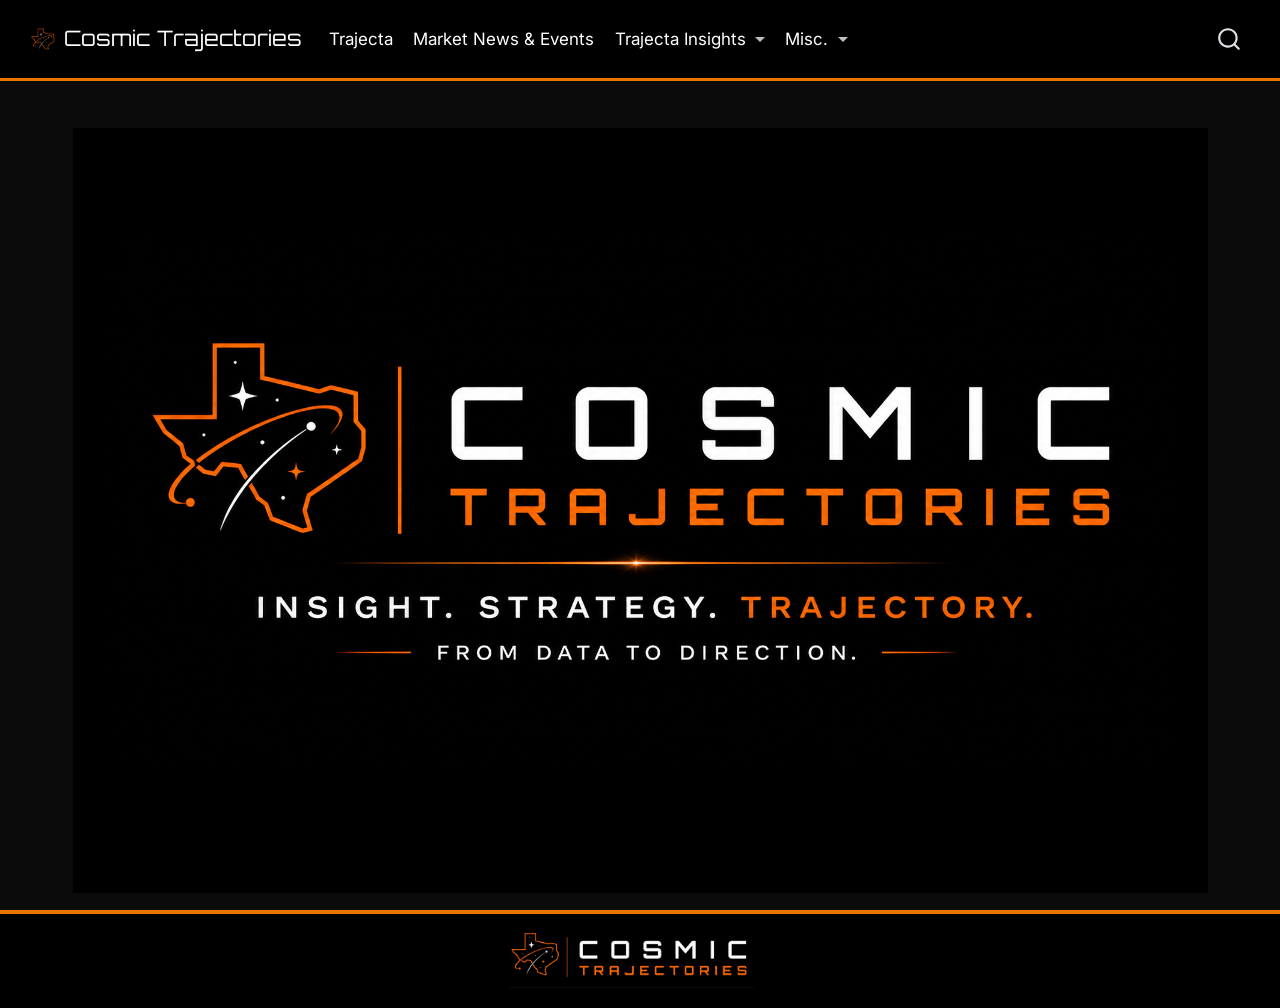
<file: docs/index.html>
<!DOCTYPE html>
<html xmlns="http://www.w3.org/1999/xhtml" lang="en" xml:lang="en"><head>

<meta charset="utf-8">
<meta name="generator" content="quarto-1.9.17">

<meta name="viewport" content="width=device-width, initial-scale=1.0, user-scalable=yes">


<title>Cosmic Trajectories</title>
<style>
/* Default styles provided by pandoc.
** See https://pandoc.org/MANUAL.html#variables-for-html for config info.
*/
code{white-space: pre-wrap;}
span.smallcaps{font-variant: small-caps;}
div.columns{display: flex; gap: min(4vw, 1.5em);}
div.column{flex: auto; overflow-x: auto;}
div.hanging-indent{margin-left: 1.5em; text-indent: -1.5em;}
ul.task-list{list-style: none;}
ul.task-list li input[type="checkbox"] {
  width: 0.8em;
  margin: 0 0.8em 0.2em -1em; /* quarto-specific, see https://github.com/quarto-dev/quarto-cli/issues/4556 */ 
  vertical-align: middle;
}
</style>


<script src="site_libs/quarto-nav/quarto-nav.js"></script>
<script src="site_libs/quarto-nav/headroom.min.js"></script>
<script src="site_libs/clipboard/clipboard.min.js"></script>
<script src="site_libs/quarto-search/autocomplete.umd.js"></script>
<script src="site_libs/quarto-search/fuse.min.js"></script>
<script src="site_libs/quarto-search/quarto-search.js"></script>
<meta name="quarto:offset" content="./">
<script src="site_libs/quarto-html/quarto.js" type="module"></script>
<script src="site_libs/quarto-html/tabsets/tabsets.js" type="module"></script>
<script src="site_libs/quarto-html/axe/axe-check.js" type="module"></script>
<script src="site_libs/quarto-html/popper.min.js"></script>
<script src="site_libs/quarto-html/tippy.umd.min.js"></script>
<script src="site_libs/quarto-html/anchor.min.js"></script>
<link href="site_libs/quarto-html/tippy.css" rel="stylesheet">
<link href="site_libs/quarto-html/quarto-syntax-highlighting-dark-dcd9e8c573452b099f942d625f6f4e16.css" rel="stylesheet" id="quarto-text-highlighting-styles">
<script src="site_libs/bootstrap/bootstrap.min.js"></script>
<link href="site_libs/bootstrap/bootstrap-icons.css" rel="stylesheet">
<link href="site_libs/bootstrap/bootstrap-286f93094b9c645f8f4330894fa2a9ed.min.css" rel="stylesheet" append-hash="true" id="quarto-bootstrap" data-mode="dark">
<script id="quarto-search-options" type="application/json">{
  "location": "navbar",
  "copy-button": false,
  "collapse-after": 3,
  "panel-placement": "end",
  "type": "overlay",
  "limit": 50,
  "keyboard-shortcut": [
    "f",
    "/",
    "s"
  ],
  "show-item-context": false,
  "language": {
    "search-no-results-text": "No results",
    "search-matching-documents-text": "matching documents",
    "search-copy-link-title": "Copy link to search",
    "search-hide-matches-text": "Hide additional matches",
    "search-more-match-text": "more match in this document",
    "search-more-matches-text": "more matches in this document",
    "search-clear-button-title": "Clear",
    "search-text-placeholder": "",
    "search-detached-cancel-button-title": "Cancel",
    "search-submit-button-title": "Submit",
    "search-label": "Search"
  }
}</script>


<link rel="stylesheet" href="styles.css">
</head>

<body class="nav-fixed quarto-light">

<div id="quarto-search-results"></div>
  <header id="quarto-header" class="headroom fixed-top">
    <nav class="navbar navbar-expand-lg " data-bs-theme="dark">
      <div class="navbar-container container-fluid">
      <div class="navbar-brand-container mx-auto">
    <a href="./index.html" class="navbar-brand navbar-brand-logo">
    <img src="./Logos/ct_logo.png" alt="Cosmic Trajectories" class="navbar-logo light-content">
    <img src="./Logos/ct_logo.png" alt="Cosmic Trajectories" class="navbar-logo dark-content">
    </a>
    <a class="navbar-brand" href="./index.html">
    <span class="navbar-title">Cosmic Trajectories</span>
    </a>
  </div>
            <div id="quarto-search" class="" title="Search"></div>
          <button class="navbar-toggler" type="button" data-bs-toggle="collapse" data-bs-target="#navbarCollapse" aria-controls="navbarCollapse" role="menu" aria-expanded="false" aria-label="Toggle navigation" onclick="if (window.quartoToggleHeadroom) { window.quartoToggleHeadroom(); }">
  <span class="navbar-toggler-icon"></span>
</button>
          <div class="collapse navbar-collapse" id="navbarCollapse">
            <ul class="navbar-nav navbar-nav-scroll me-auto">
  <li class="nav-item">
    <a class="nav-link" href="./Trajecta.html"> 
<span class="menu-text">Trajecta</span></a>
  </li>  
  <li class="nav-item">
    <a class="nav-link" href="./MarketNews.html"> 
<span class="menu-text">Market News &amp; Events</span></a>
  </li>  
  <li class="nav-item dropdown ">
    <a class="nav-link dropdown-toggle" href="#" id="nav-menu-trajecta-insights" role="link" data-bs-toggle="dropdown" aria-expanded="false">
 <span class="menu-text">Trajecta Insights</span>
    </a>
    <ul class="dropdown-menu" aria-labelledby="nav-menu-trajecta-insights">    
        <li>
    <a class="dropdown-item" href="./FounderBlog.html">
 <span class="dropdown-text">Founder’s Blog</span></a>
  </li>  
    </ul>
  </li>
  <li class="nav-item dropdown ">
    <a class="nav-link dropdown-toggle" href="#" id="nav-menu-misc." role="link" data-bs-toggle="dropdown" aria-expanded="false">
 <span class="menu-text">Misc.</span>
    </a>
    <ul class="dropdown-menu" aria-labelledby="nav-menu-misc.">    
        <li>
    <a class="dropdown-item" href="./AboutPage.html">
 <span class="dropdown-text">About</span></a>
  </li>  
        <li>
    <a class="dropdown-item" href="./ContactPage.html">
 <span class="dropdown-text">Contact</span></a>
  </li>  
    </ul>
  </li>
</ul>
          </div> <!-- /navcollapse -->
            <div class="quarto-navbar-tools">
</div>
      </div> <!-- /container-fluid -->
    </nav>
</header>
<!-- content -->
<div id="quarto-content" class="quarto-container page-columns page-rows-contents page-layout-full page-navbar">
<!-- sidebar -->
<!-- margin-sidebar -->
    
<!-- main -->
<main class="content column-page" id="quarto-document-content"><header id="title-block-header" class="quarto-title-block"></header>




<style>
.hero {
  min-height: 85vh;
  display: flex;
  align-items: center;
  justify-content: center;
  background: #000;
  padding: 2rem;
}

.hero img {
  width: min(95vw, 1400px);
  height: auto;
  display: block;
}
</style>
<div class="hero">
<p><img src="Logos/ct_homepage.png" class="img-fluid"></p>
</div>



</main> <!-- /main -->


<footer class="custom-footer">

  <div class="custom-footer-inner">

    <img src="Logos/ct_banner.png" class="footer-logo">

  </div>

</footer>
<script id="quarto-html-after-body" type="application/javascript">
  window.document.addEventListener("DOMContentLoaded", function (event) {
    const icon = "";
    const anchorJS = new window.AnchorJS();
    anchorJS.options = {
      placement: 'right',
      icon: icon
    };
    anchorJS.add('.anchored');
    const isCodeAnnotation = (el) => {
      for (const clz of el.classList) {
        if (clz.startsWith('code-annotation-')) {                     
          return true;
        }
      }
      return false;
    }
    const onCopySuccess = function(e) {
      // button target
      const button = e.trigger;
      // don't keep focus
      button.blur();
      // flash "checked"
      button.classList.add('code-copy-button-checked');
      var currentTitle = button.getAttribute("title");
      button.setAttribute("title", "Copied!");
      let tooltip;
      if (window.bootstrap) {
        button.setAttribute("data-bs-toggle", "tooltip");
        button.setAttribute("data-bs-placement", "left");
        button.setAttribute("data-bs-title", "Copied!");
        tooltip = new bootstrap.Tooltip(button, 
          { trigger: "manual", 
            customClass: "code-copy-button-tooltip",
            offset: [0, -8]});
        tooltip.show();    
      }
      setTimeout(function() {
        if (tooltip) {
          tooltip.hide();
          button.removeAttribute("data-bs-title");
          button.removeAttribute("data-bs-toggle");
          button.removeAttribute("data-bs-placement");
        }
        button.setAttribute("title", currentTitle);
        button.classList.remove('code-copy-button-checked');
      }, 1000);
      // clear code selection
      e.clearSelection();
    }
    const getTextToCopy = function(trigger) {
      const outerScaffold = trigger.parentElement.cloneNode(true);
      const codeEl = outerScaffold.querySelector('code');
      for (const childEl of codeEl.children) {
        if (isCodeAnnotation(childEl)) {
          childEl.remove();
        }
      }
      return codeEl.innerText;
    }
    const clipboard = new window.ClipboardJS('.code-copy-button:not([data-in-quarto-modal])', {
      text: getTextToCopy
    });
    clipboard.on('success', onCopySuccess);
    if (window.document.getElementById('quarto-embedded-source-code-modal')) {
      const clipboardModal = new window.ClipboardJS('.code-copy-button[data-in-quarto-modal]', {
        text: getTextToCopy,
        container: window.document.getElementById('quarto-embedded-source-code-modal')
      });
      clipboardModal.on('success', onCopySuccess);
    }
      var localhostRegex = new RegExp(/^(?:http|https):\/\/localhost\:?[0-9]*\//);
      var mailtoRegex = new RegExp(/^mailto:/);
        var filterRegex = new RegExp('/' + window.location.host + '/');
      var isInternal = (href) => {
          return filterRegex.test(href) || localhostRegex.test(href) || mailtoRegex.test(href);
      }
      // Inspect non-navigation links and adorn them if external
     var links = window.document.querySelectorAll('a[href]:not(.nav-link):not(.navbar-brand):not(.toc-action):not(.sidebar-link):not(.sidebar-item-toggle):not(.pagination-link):not(.no-external):not([aria-hidden]):not(.dropdown-item):not(.quarto-navigation-tool):not(.about-link)');
      for (var i=0; i<links.length; i++) {
        const link = links[i];
        if (!isInternal(link.href)) {
          // undo the damage that might have been done by quarto-nav.js in the case of
          // links that we want to consider external
          if (link.dataset.originalHref !== undefined) {
            link.href = link.dataset.originalHref;
          }
        }
      }
    function tippyHover(el, contentFn, onTriggerFn, onUntriggerFn) {
      const config = {
        allowHTML: true,
        maxWidth: 500,
        delay: 100,
        arrow: false,
        appendTo: function(el) {
            return el.parentElement;
        },
        interactive: true,
        interactiveBorder: 10,
        theme: 'quarto',
        placement: 'bottom-start',
      };
      if (contentFn) {
        config.content = contentFn;
      }
      if (onTriggerFn) {
        config.onTrigger = onTriggerFn;
      }
      if (onUntriggerFn) {
        config.onUntrigger = onUntriggerFn;
      }
      window.tippy(el, config); 
    }
    const noterefs = window.document.querySelectorAll('a[role="doc-noteref"]');
    for (var i=0; i<noterefs.length; i++) {
      const ref = noterefs[i];
      tippyHover(ref, function() {
        // use id or data attribute instead here
        let href = ref.getAttribute('data-footnote-href') || ref.getAttribute('href');
        try { href = new URL(href).hash; } catch {}
        const id = href.replace(/^#\/?/, "");
        const note = window.document.getElementById(id);
        if (note) {
          return note.innerHTML;
        } else {
          return "";
        }
      });
    }
    const xrefs = window.document.querySelectorAll('a.quarto-xref');
    const processXRef = (id, note) => {
      // Strip column container classes
      const stripColumnClz = (el) => {
        el.classList.remove("page-full", "page-columns");
        if (el.children) {
          for (const child of el.children) {
            stripColumnClz(child);
          }
        }
      }
      stripColumnClz(note)
      if (id === null || id.startsWith('sec-')) {
        // Special case sections, only their first couple elements
        const container = document.createElement("div");
        if (note.children && note.children.length > 2) {
          container.appendChild(note.children[0].cloneNode(true));
          for (let i = 1; i < note.children.length; i++) {
            const child = note.children[i];
            if (child.tagName === "P" && child.innerText === "") {
              continue;
            } else {
              container.appendChild(child.cloneNode(true));
              break;
            }
          }
          if (window.Quarto?.typesetMath) {
            window.Quarto.typesetMath(container);
          }
          return container.innerHTML
        } else {
          if (window.Quarto?.typesetMath) {
            window.Quarto.typesetMath(note);
          }
          return note.innerHTML;
        }
      } else {
        // Remove any anchor links if they are present
        const anchorLink = note.querySelector('a.anchorjs-link');
        if (anchorLink) {
          anchorLink.remove();
        }
        if (window.Quarto?.typesetMath) {
          window.Quarto.typesetMath(note);
        }
        if (note.classList.contains("callout")) {
          return note.outerHTML;
        } else {
          return note.innerHTML;
        }
      }
    }
    for (var i=0; i<xrefs.length; i++) {
      const xref = xrefs[i];
      tippyHover(xref, undefined, function(instance) {
        instance.disable();
        let url = xref.getAttribute('href');
        let hash = undefined; 
        if (url.startsWith('#')) {
          hash = url;
        } else {
          try { hash = new URL(url).hash; } catch {}
        }
        if (hash) {
          const id = hash.replace(/^#\/?/, "");
          const note = window.document.getElementById(id);
          if (note !== null) {
            try {
              const html = processXRef(id, note.cloneNode(true));
              instance.setContent(html);
            } finally {
              instance.enable();
              instance.show();
            }
          } else {
            // See if we can fetch this
            fetch(url.split('#')[0])
            .then(res => res.text())
            .then(html => {
              const parser = new DOMParser();
              const htmlDoc = parser.parseFromString(html, "text/html");
              const note = htmlDoc.getElementById(id);
              if (note !== null) {
                const html = processXRef(id, note);
                instance.setContent(html);
              } 
            }).finally(() => {
              instance.enable();
              instance.show();
            });
          }
        } else {
          // See if we can fetch a full url (with no hash to target)
          // This is a special case and we should probably do some content thinning / targeting
          fetch(url)
          .then(res => res.text())
          .then(html => {
            const parser = new DOMParser();
            const htmlDoc = parser.parseFromString(html, "text/html");
            const note = htmlDoc.querySelector('main.content');
            if (note !== null) {
              // This should only happen for chapter cross references
              // (since there is no id in the URL)
              // remove the first header
              if (note.children.length > 0 && note.children[0].tagName === "HEADER") {
                note.children[0].remove();
              }
              const html = processXRef(null, note);
              instance.setContent(html);
            } 
          }).finally(() => {
            instance.enable();
            instance.show();
          });
        }
      }, function(instance) {
      });
    }
        let selectedAnnoteEl;
        const selectorForAnnotation = ( cell, annotation) => {
          let cellAttr = 'data-code-cell="' + cell + '"';
          let lineAttr = 'data-code-annotation="' +  annotation + '"';
          const selector = 'span[' + cellAttr + '][' + lineAttr + ']';
          return selector;
        }
        const selectCodeLines = (annoteEl) => {
          const doc = window.document;
          const targetCell = annoteEl.getAttribute("data-target-cell");
          const targetAnnotation = annoteEl.getAttribute("data-target-annotation");
          const annoteSpan = window.document.querySelector(selectorForAnnotation(targetCell, targetAnnotation));
          const lines = annoteSpan.getAttribute("data-code-lines").split(",");
          const lineIds = lines.map((line) => {
            return targetCell + "-" + line;
          })
          let top = null;
          let height = null;
          let parent = null;
          if (lineIds.length > 0) {
              //compute the position of the single el (top and bottom and make a div)
              const el = window.document.getElementById(lineIds[0]);
              top = el.offsetTop;
              height = el.offsetHeight;
              parent = el.parentElement.parentElement;
            if (lineIds.length > 1) {
              const lastEl = window.document.getElementById(lineIds[lineIds.length - 1]);
              const bottom = lastEl.offsetTop + lastEl.offsetHeight;
              height = bottom - top;
            }
            if (top !== null && height !== null && parent !== null) {
              // cook up a div (if necessary) and position it 
              let div = window.document.getElementById("code-annotation-line-highlight");
              if (div === null) {
                div = window.document.createElement("div");
                div.setAttribute("id", "code-annotation-line-highlight");
                div.style.position = 'absolute';
                parent.appendChild(div);
              }
              div.style.top = top - 2 + "px";
              div.style.height = height + 4 + "px";
              div.style.left = 0;
              let gutterDiv = window.document.getElementById("code-annotation-line-highlight-gutter");
              if (gutterDiv === null) {
                gutterDiv = window.document.createElement("div");
                gutterDiv.setAttribute("id", "code-annotation-line-highlight-gutter");
                gutterDiv.style.position = 'absolute';
                const codeCell = window.document.getElementById(targetCell);
                const gutter = codeCell.querySelector('.code-annotation-gutter');
                gutter.appendChild(gutterDiv);
              }
              gutterDiv.style.top = top - 2 + "px";
              gutterDiv.style.height = height + 4 + "px";
            }
            selectedAnnoteEl = annoteEl;
          }
        };
        const unselectCodeLines = () => {
          const elementsIds = ["code-annotation-line-highlight", "code-annotation-line-highlight-gutter"];
          elementsIds.forEach((elId) => {
            const div = window.document.getElementById(elId);
            if (div) {
              div.remove();
            }
          });
          selectedAnnoteEl = undefined;
        };
          // Handle positioning of the toggle
      window.addEventListener(
        "resize",
        throttle(() => {
          elRect = undefined;
          if (selectedAnnoteEl) {
            selectCodeLines(selectedAnnoteEl);
          }
        }, 10)
      );
      function throttle(fn, ms) {
      let throttle = false;
      let timer;
        return (...args) => {
          if(!throttle) { // first call gets through
              fn.apply(this, args);
              throttle = true;
          } else { // all the others get throttled
              if(timer) clearTimeout(timer); // cancel #2
              timer = setTimeout(() => {
                fn.apply(this, args);
                timer = throttle = false;
              }, ms);
          }
        };
      }
        // Attach click handler to the DT
        const annoteDls = window.document.querySelectorAll('dt[data-target-cell]');
        for (const annoteDlNode of annoteDls) {
          annoteDlNode.addEventListener('click', (event) => {
            const clickedEl = event.target;
            if (clickedEl !== selectedAnnoteEl) {
              unselectCodeLines();
              const activeEl = window.document.querySelector('dt[data-target-cell].code-annotation-active');
              if (activeEl) {
                activeEl.classList.remove('code-annotation-active');
              }
              selectCodeLines(clickedEl);
              clickedEl.classList.add('code-annotation-active');
            } else {
              // Unselect the line
              unselectCodeLines();
              clickedEl.classList.remove('code-annotation-active');
            }
          });
        }
    const findCites = (el) => {
      const parentEl = el.parentElement;
      if (parentEl) {
        const cites = parentEl.dataset.cites;
        if (cites) {
          return {
            el,
            cites: cites.split(' ')
          };
        } else {
          return findCites(el.parentElement)
        }
      } else {
        return undefined;
      }
    };
    var bibliorefs = window.document.querySelectorAll('a[role="doc-biblioref"]');
    for (var i=0; i<bibliorefs.length; i++) {
      const ref = bibliorefs[i];
      const citeInfo = findCites(ref);
      if (citeInfo) {
        tippyHover(citeInfo.el, function() {
          var popup = window.document.createElement('div');
          citeInfo.cites.forEach(function(cite) {
            var citeDiv = window.document.createElement('div');
            citeDiv.classList.add('hanging-indent');
            citeDiv.classList.add('csl-entry');
            var biblioDiv = window.document.getElementById('ref-' + cite);
            if (biblioDiv) {
              citeDiv.innerHTML = biblioDiv.innerHTML;
            }
            popup.appendChild(citeDiv);
          });
          return popup.innerHTML;
        });
      }
    }
  });
  </script>
</div> <!-- /content -->




</body></html>
</file>
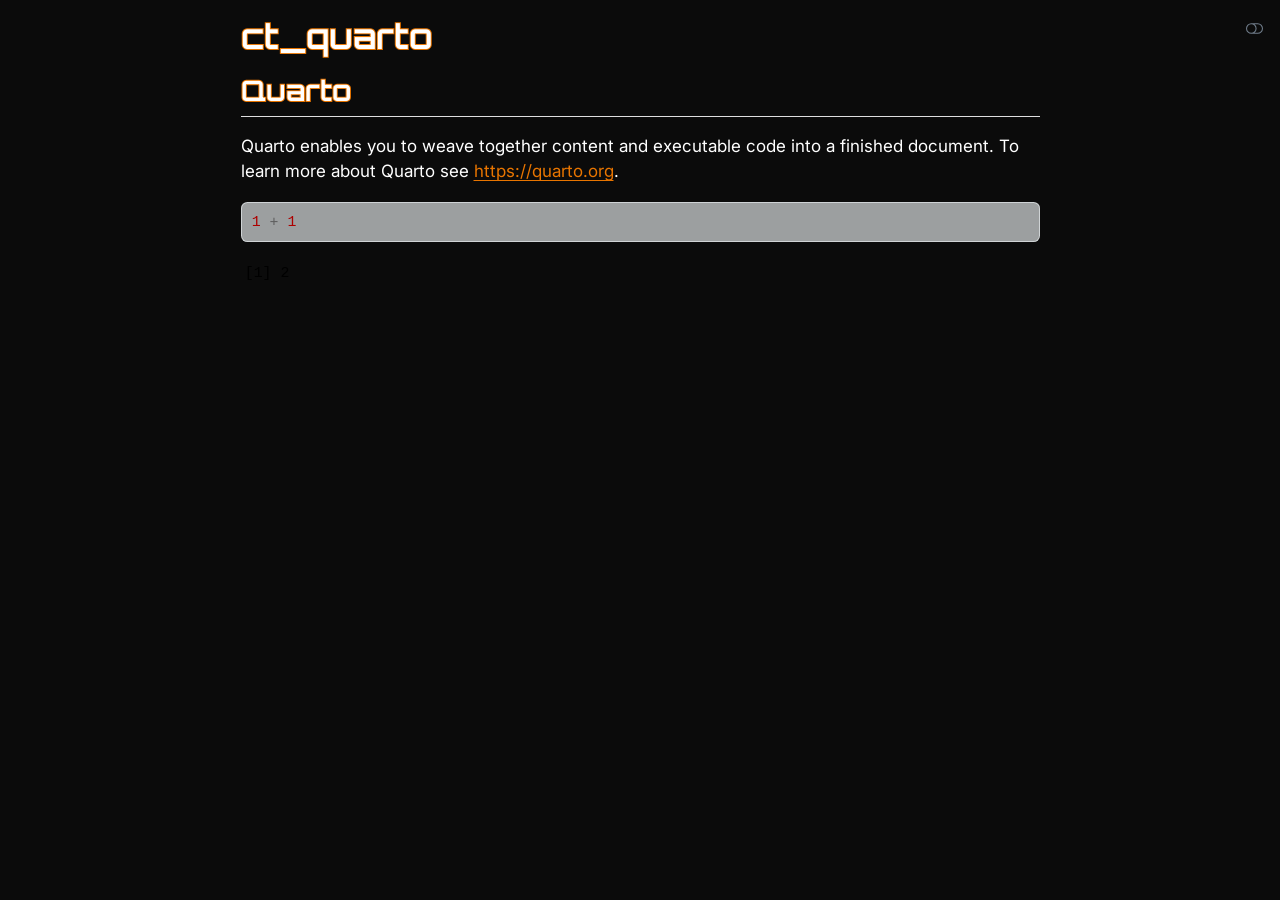
<file: ct_quarto.html>
<!DOCTYPE html>
<html xmlns="http://www.w3.org/1999/xhtml" lang="en" xml:lang="en"><head>

<meta charset="utf-8">
<meta name="generator" content="quarto-1.9.17">

<meta name="viewport" content="width=device-width, initial-scale=1.0, user-scalable=yes">


<title>ct_quarto</title>
<style>
/* Default styles provided by pandoc.
** See https://pandoc.org/MANUAL.html#variables-for-html for config info.
*/
code{white-space: pre-wrap;}
span.smallcaps{font-variant: small-caps;}
div.columns{display: flex; gap: min(4vw, 1.5em);}
div.column{flex: auto; overflow-x: auto;}
div.hanging-indent{margin-left: 1.5em; text-indent: -1.5em;}
ul.task-list{list-style: none;}
ul.task-list li input[type="checkbox"] {
  width: 0.8em;
  margin: 0 0.8em 0.2em -1em; /* quarto-specific, see https://github.com/quarto-dev/quarto-cli/issues/4556 */ 
  vertical-align: middle;
}
/* CSS for syntax highlighting */
html { -webkit-text-size-adjust: 100%; }
pre > code.sourceCode { white-space: pre; position: relative; }
pre > code.sourceCode > span { display: inline-block; line-height: 1.25; }
pre > code.sourceCode > span:empty { height: 1.2em; }
.sourceCode { overflow: visible; }
code.sourceCode > span { color: inherit; text-decoration: inherit; }
div.sourceCode { margin: 1em 0; }
pre.sourceCode { margin: 0; }
@media screen {
div.sourceCode { overflow: auto; }
}
@media print {
pre > code.sourceCode { white-space: pre-wrap; }
pre > code.sourceCode > span { text-indent: -5em; padding-left: 5em; }
}
pre.numberSource code
  { counter-reset: source-line 0; }
pre.numberSource code > span
  { position: relative; left: -4em; counter-increment: source-line; }
pre.numberSource code > span > a:first-child::before
  { content: counter(source-line);
    position: relative; left: -1em; text-align: right; vertical-align: baseline;
    border: none; display: inline-block;
    -webkit-touch-callout: none; -webkit-user-select: none;
    -khtml-user-select: none; -moz-user-select: none;
    -ms-user-select: none; user-select: none;
    padding: 0 4px; width: 4em;
  }
pre.numberSource { margin-left: 3em;  padding-left: 4px; }
div.sourceCode
  {   }
@media screen {
pre > code.sourceCode > span > a:first-child::before { text-decoration: underline; }
}
</style>


<script src="ct_quarto_files/libs/clipboard/clipboard.min.js"></script>
<script src="ct_quarto_files/libs/quarto-html/quarto.js" type="module"></script>
<script src="ct_quarto_files/libs/quarto-html/tabsets/tabsets.js" type="module"></script>
<script src="ct_quarto_files/libs/quarto-html/axe/axe-check.js" type="module"></script>
<script src="ct_quarto_files/libs/quarto-html/popper.min.js"></script>
<script src="ct_quarto_files/libs/quarto-html/tippy.umd.min.js"></script>
<script src="ct_quarto_files/libs/quarto-html/anchor.min.js"></script>
<link href="ct_quarto_files/libs/quarto-html/tippy.css" rel="stylesheet">
<link href="ct_quarto_files/libs/quarto-html/quarto-syntax-highlighting-ce4278342a015d016477ed09bce942c5.css" rel="stylesheet" class="quarto-color-scheme" id="quarto-text-highlighting-styles">
<link href="ct_quarto_files/libs/quarto-html/quarto-syntax-highlighting-dark-dcd9e8c573452b099f942d625f6f4e16.css" rel="stylesheet" class="quarto-color-scheme quarto-color-alternate" id="quarto-text-highlighting-styles">
<link href="ct_quarto_files/libs/quarto-html/quarto-syntax-highlighting-ce4278342a015d016477ed09bce942c5.css" rel="stylesheet" class="quarto-color-scheme-extra" id="quarto-text-highlighting-styles">
<script src="ct_quarto_files/libs/bootstrap/bootstrap.min.js"></script>
<link href="ct_quarto_files/libs/bootstrap/bootstrap-icons.css" rel="stylesheet">
<link href="ct_quarto_files/libs/bootstrap/bootstrap-deeb4bf3906b69aa5d09c3168043cc12.min.css" rel="stylesheet" append-hash="true" class="quarto-color-scheme" id="quarto-bootstrap" data-mode="light">
<link href="ct_quarto_files/libs/bootstrap/bootstrap-dark-2875a33ef4c8d945979c82a41b8c62bd.min.css" rel="stylesheet" append-hash="true" class="quarto-color-scheme quarto-color-alternate" id="quarto-bootstrap" data-mode="dark">
<link href="ct_quarto_files/libs/bootstrap/bootstrap-deeb4bf3906b69aa5d09c3168043cc12.min.css" rel="stylesheet" append-hash="true" class="quarto-color-scheme-extra" id="quarto-bootstrap" data-mode="light">


<link rel="stylesheet" href="styles.css">
</head>

<body class="fullcontent quarto-light"><script id="quarto-html-before-body" type="application/javascript">
    const toggleBodyColorMode = (bsSheetEl) => {
      const mode = bsSheetEl.getAttribute("data-mode");
      const bodyEl = window.document.querySelector("body");
      if (mode === "dark") {
        bodyEl.classList.add("quarto-dark");
        bodyEl.classList.remove("quarto-light");
      } else {
        bodyEl.classList.add("quarto-light");
        bodyEl.classList.remove("quarto-dark");
      }
    }
    const toggleBodyColorPrimary = () => {
      const bsSheetEl = window.document.querySelector("link#quarto-bootstrap:not([rel=disabled-stylesheet])");
      if (bsSheetEl) {
        toggleBodyColorMode(bsSheetEl);
      }
    }
    const setColorSchemeToggle = (alternate) => {
      const toggles = window.document.querySelectorAll('.quarto-color-scheme-toggle');
      for (let i=0; i < toggles.length; i++) {
        const toggle = toggles[i];
        if (toggle) {
          if (alternate) {
            toggle.classList.add("alternate");
          } else {
            toggle.classList.remove("alternate");
          }
        }
      }
    };
    const toggleColorMode = (alternate) => {
      // Switch the stylesheets
      const primaryStylesheets = window.document.querySelectorAll('link.quarto-color-scheme:not(.quarto-color-alternate)');
      const alternateStylesheets = window.document.querySelectorAll('link.quarto-color-scheme.quarto-color-alternate');
      manageTransitions('#quarto-margin-sidebar .nav-link', false);
      if (alternate) {
        // note: dark is layered on light, we don't disable primary!
        enableStylesheet(alternateStylesheets);
        for (const sheetNode of alternateStylesheets) {
          if (sheetNode.id === "quarto-bootstrap") {
            toggleBodyColorMode(sheetNode);
          }
        }
      } else {
        disableStylesheet(alternateStylesheets);
        enableStylesheet(primaryStylesheets)
        toggleBodyColorPrimary();
      }
      manageTransitions('#quarto-margin-sidebar .nav-link', true);
      // Switch the toggles
      setColorSchemeToggle(alternate)
      // Hack to workaround the fact that safari doesn't
      // properly recolor the scrollbar when toggling (#1455)
      if (navigator.userAgent.indexOf('Safari') > 0 && navigator.userAgent.indexOf('Chrome') == -1) {
        manageTransitions("body", false);
        window.scrollTo(0, 1);
        setTimeout(() => {
          window.scrollTo(0, 0);
          manageTransitions("body", true);
        }, 40);
      }
    }
    const disableStylesheet = (stylesheets) => {
      for (let i=0; i < stylesheets.length; i++) {
        const stylesheet = stylesheets[i];
        stylesheet.rel = 'disabled-stylesheet';
      }
    }
    const enableStylesheet = (stylesheets) => {
      for (let i=0; i < stylesheets.length; i++) {
        const stylesheet = stylesheets[i];
        if(stylesheet.rel !== 'stylesheet') { // for Chrome, which will still FOUC without this check
          stylesheet.rel = 'stylesheet';
        }
      }
    }
    const manageTransitions = (selector, allowTransitions) => {
      const els = window.document.querySelectorAll(selector);
      for (let i=0; i < els.length; i++) {
        const el = els[i];
        if (allowTransitions) {
          el.classList.remove('notransition');
        } else {
          el.classList.add('notransition');
        }
      }
    }
    const isFileUrl = () => {
      return window.location.protocol === 'file:';
    }
    const hasAlternateSentinel = () => {
      let styleSentinel = getColorSchemeSentinel();
      if (styleSentinel !== null) {
        return styleSentinel === "alternate";
      } else {
        return false;
      }
    }
    const setStyleSentinel = (alternate) => {
      const value = alternate ? "alternate" : "default";
      if (!isFileUrl()) {
        window.localStorage.setItem("quarto-color-scheme", value);
      } else {
        localAlternateSentinel = value;
      }
    }
    const getColorSchemeSentinel = () => {
      if (!isFileUrl()) {
        const storageValue = window.localStorage.getItem("quarto-color-scheme");
        return storageValue != null ? storageValue : localAlternateSentinel;
      } else {
        return localAlternateSentinel;
      }
    }
    const toggleGiscusIfUsed = (isAlternate, darkModeDefault) => {
      const baseTheme = document.querySelector('#giscus-base-theme')?.value ?? 'light';
      const alternateTheme = document.querySelector('#giscus-alt-theme')?.value ?? 'dark';
      let newTheme = '';
      if(authorPrefersDark) {
        newTheme = isAlternate ? baseTheme : alternateTheme;
      } else {
        newTheme = isAlternate ? alternateTheme : baseTheme;
      }
      const changeGiscusTheme = () => {
        // From: https://github.com/giscus/giscus/issues/336
        const sendMessage = (message) => {
          const iframe = document.querySelector('iframe.giscus-frame');
          if (!iframe) return;
          iframe.contentWindow.postMessage({ giscus: message }, 'https://giscus.app');
        }
        sendMessage({
          setConfig: {
            theme: newTheme
          }
        });
      }
      const isGiscussLoaded = window.document.querySelector('iframe.giscus-frame') !== null;
      if (isGiscussLoaded) {
        changeGiscusTheme();
      }
    };
    const authorPrefersDark = false;
    const darkModeDefault = authorPrefersDark;
      document.querySelector('link#quarto-text-highlighting-styles.quarto-color-scheme-extra').rel = 'disabled-stylesheet';
      document.querySelector('link#quarto-bootstrap.quarto-color-scheme-extra').rel = 'disabled-stylesheet';
    let localAlternateSentinel = darkModeDefault ? 'alternate' : 'default';
    // Dark / light mode switch
    window.quartoToggleColorScheme = () => {
      // Read the current dark / light value
      let toAlternate = !hasAlternateSentinel();
      toggleColorMode(toAlternate);
      setStyleSentinel(toAlternate);
      toggleGiscusIfUsed(toAlternate, darkModeDefault);
      window.dispatchEvent(new Event('resize'));
    };
    // Switch to dark mode if need be
    if (hasAlternateSentinel()) {
      toggleColorMode(true);
    } else {
      toggleColorMode(false);
    }
  </script>

<div id="quarto-content" class="page-columns page-rows-contents page-layout-article">

<main class="content" id="quarto-document-content">


<header id="title-block-header" class="quarto-title-block default">
<div class="quarto-title">
<h1 class="title">ct_quarto</h1>
</div>



<div class="quarto-title-meta">

    
  
    
  </div>
  


</header>


<section id="quarto" class="level2">
<h2 class="anchored" data-anchor-id="quarto">Quarto</h2>
<p>Quarto enables you to weave together content and executable code into a finished document. To learn more about Quarto see <a href="https://quarto.org" class="uri">https://quarto.org</a>.</p>
<div class="cell">
<div class="code-copy-outer-scaffold"><div class="sourceCode cell-code" id="cb1"><pre class="sourceCode r code-with-copy"><code class="sourceCode r"><span id="cb1-1"><a href="#cb1-1" aria-hidden="true" tabindex="-1"></a><span class="dv">1</span> <span class="sc">+</span> <span class="dv">1</span></span></code></pre></div><button title="Copy to Clipboard" class="code-copy-button"><i class="bi"></i></button></div>
<div class="cell-output cell-output-stdout">
<pre><code>[1] 2</code></pre>
</div>
</div>
</section>

</main>
<!-- /main column -->
<script id="quarto-html-after-body" type="application/javascript">
  window.document.addEventListener("DOMContentLoaded", function (event) {
    // Ensure there is a toggle, if there isn't float one in the top right
    if (window.document.querySelector('.quarto-color-scheme-toggle') === null) {
      const a = window.document.createElement('a');
      a.classList.add('top-right');
      a.classList.add('quarto-color-scheme-toggle');
      a.href = "";
      a.onclick = function() { try { window.quartoToggleColorScheme(); } catch {} return false; };
      const i = window.document.createElement("i");
      i.classList.add('bi');
      a.appendChild(i);
      window.document.body.appendChild(a);
    }
    setColorSchemeToggle(hasAlternateSentinel())
    const icon = "";
    const anchorJS = new window.AnchorJS();
    anchorJS.options = {
      placement: 'right',
      icon: icon
    };
    anchorJS.add('.anchored');
    const isCodeAnnotation = (el) => {
      for (const clz of el.classList) {
        if (clz.startsWith('code-annotation-')) {                     
          return true;
        }
      }
      return false;
    }
    const onCopySuccess = function(e) {
      // button target
      const button = e.trigger;
      // don't keep focus
      button.blur();
      // flash "checked"
      button.classList.add('code-copy-button-checked');
      var currentTitle = button.getAttribute("title");
      button.setAttribute("title", "Copied!");
      let tooltip;
      if (window.bootstrap) {
        button.setAttribute("data-bs-toggle", "tooltip");
        button.setAttribute("data-bs-placement", "left");
        button.setAttribute("data-bs-title", "Copied!");
        tooltip = new bootstrap.Tooltip(button, 
          { trigger: "manual", 
            customClass: "code-copy-button-tooltip",
            offset: [0, -8]});
        tooltip.show();    
      }
      setTimeout(function() {
        if (tooltip) {
          tooltip.hide();
          button.removeAttribute("data-bs-title");
          button.removeAttribute("data-bs-toggle");
          button.removeAttribute("data-bs-placement");
        }
        button.setAttribute("title", currentTitle);
        button.classList.remove('code-copy-button-checked');
      }, 1000);
      // clear code selection
      e.clearSelection();
    }
    const getTextToCopy = function(trigger) {
      const outerScaffold = trigger.parentElement.cloneNode(true);
      const codeEl = outerScaffold.querySelector('code');
      for (const childEl of codeEl.children) {
        if (isCodeAnnotation(childEl)) {
          childEl.remove();
        }
      }
      return codeEl.innerText;
    }
    const clipboard = new window.ClipboardJS('.code-copy-button:not([data-in-quarto-modal])', {
      text: getTextToCopy
    });
    clipboard.on('success', onCopySuccess);
    if (window.document.getElementById('quarto-embedded-source-code-modal')) {
      const clipboardModal = new window.ClipboardJS('.code-copy-button[data-in-quarto-modal]', {
        text: getTextToCopy,
        container: window.document.getElementById('quarto-embedded-source-code-modal')
      });
      clipboardModal.on('success', onCopySuccess);
    }
      var localhostRegex = new RegExp(/^(?:http|https):\/\/localhost\:?[0-9]*\//);
      var mailtoRegex = new RegExp(/^mailto:/);
        var filterRegex = new RegExp('/' + window.location.host + '/');
      var isInternal = (href) => {
          return filterRegex.test(href) || localhostRegex.test(href) || mailtoRegex.test(href);
      }
      // Inspect non-navigation links and adorn them if external
     var links = window.document.querySelectorAll('a[href]:not(.nav-link):not(.navbar-brand):not(.toc-action):not(.sidebar-link):not(.sidebar-item-toggle):not(.pagination-link):not(.no-external):not([aria-hidden]):not(.dropdown-item):not(.quarto-navigation-tool):not(.about-link)');
      for (var i=0; i<links.length; i++) {
        const link = links[i];
        if (!isInternal(link.href)) {
          // undo the damage that might have been done by quarto-nav.js in the case of
          // links that we want to consider external
          if (link.dataset.originalHref !== undefined) {
            link.href = link.dataset.originalHref;
          }
        }
      }
    function tippyHover(el, contentFn, onTriggerFn, onUntriggerFn) {
      const config = {
        allowHTML: true,
        maxWidth: 500,
        delay: 100,
        arrow: false,
        appendTo: function(el) {
            return el.parentElement;
        },
        interactive: true,
        interactiveBorder: 10,
        theme: 'quarto',
        placement: 'bottom-start',
      };
      if (contentFn) {
        config.content = contentFn;
      }
      if (onTriggerFn) {
        config.onTrigger = onTriggerFn;
      }
      if (onUntriggerFn) {
        config.onUntrigger = onUntriggerFn;
      }
      window.tippy(el, config); 
    }
    const noterefs = window.document.querySelectorAll('a[role="doc-noteref"]');
    for (var i=0; i<noterefs.length; i++) {
      const ref = noterefs[i];
      tippyHover(ref, function() {
        // use id or data attribute instead here
        let href = ref.getAttribute('data-footnote-href') || ref.getAttribute('href');
        try { href = new URL(href).hash; } catch {}
        const id = href.replace(/^#\/?/, "");
        const note = window.document.getElementById(id);
        if (note) {
          return note.innerHTML;
        } else {
          return "";
        }
      });
    }
    const xrefs = window.document.querySelectorAll('a.quarto-xref');
    const processXRef = (id, note) => {
      // Strip column container classes
      const stripColumnClz = (el) => {
        el.classList.remove("page-full", "page-columns");
        if (el.children) {
          for (const child of el.children) {
            stripColumnClz(child);
          }
        }
      }
      stripColumnClz(note)
      if (id === null || id.startsWith('sec-')) {
        // Special case sections, only their first couple elements
        const container = document.createElement("div");
        if (note.children && note.children.length > 2) {
          container.appendChild(note.children[0].cloneNode(true));
          for (let i = 1; i < note.children.length; i++) {
            const child = note.children[i];
            if (child.tagName === "P" && child.innerText === "") {
              continue;
            } else {
              container.appendChild(child.cloneNode(true));
              break;
            }
          }
          if (window.Quarto?.typesetMath) {
            window.Quarto.typesetMath(container);
          }
          return container.innerHTML
        } else {
          if (window.Quarto?.typesetMath) {
            window.Quarto.typesetMath(note);
          }
          return note.innerHTML;
        }
      } else {
        // Remove any anchor links if they are present
        const anchorLink = note.querySelector('a.anchorjs-link');
        if (anchorLink) {
          anchorLink.remove();
        }
        if (window.Quarto?.typesetMath) {
          window.Quarto.typesetMath(note);
        }
        if (note.classList.contains("callout")) {
          return note.outerHTML;
        } else {
          return note.innerHTML;
        }
      }
    }
    for (var i=0; i<xrefs.length; i++) {
      const xref = xrefs[i];
      tippyHover(xref, undefined, function(instance) {
        instance.disable();
        let url = xref.getAttribute('href');
        let hash = undefined; 
        if (url.startsWith('#')) {
          hash = url;
        } else {
          try { hash = new URL(url).hash; } catch {}
        }
        if (hash) {
          const id = hash.replace(/^#\/?/, "");
          const note = window.document.getElementById(id);
          if (note !== null) {
            try {
              const html = processXRef(id, note.cloneNode(true));
              instance.setContent(html);
            } finally {
              instance.enable();
              instance.show();
            }
          } else {
            // See if we can fetch this
            fetch(url.split('#')[0])
            .then(res => res.text())
            .then(html => {
              const parser = new DOMParser();
              const htmlDoc = parser.parseFromString(html, "text/html");
              const note = htmlDoc.getElementById(id);
              if (note !== null) {
                const html = processXRef(id, note);
                instance.setContent(html);
              } 
            }).finally(() => {
              instance.enable();
              instance.show();
            });
          }
        } else {
          // See if we can fetch a full url (with no hash to target)
          // This is a special case and we should probably do some content thinning / targeting
          fetch(url)
          .then(res => res.text())
          .then(html => {
            const parser = new DOMParser();
            const htmlDoc = parser.parseFromString(html, "text/html");
            const note = htmlDoc.querySelector('main.content');
            if (note !== null) {
              // This should only happen for chapter cross references
              // (since there is no id in the URL)
              // remove the first header
              if (note.children.length > 0 && note.children[0].tagName === "HEADER") {
                note.children[0].remove();
              }
              const html = processXRef(null, note);
              instance.setContent(html);
            } 
          }).finally(() => {
            instance.enable();
            instance.show();
          });
        }
      }, function(instance) {
      });
    }
        let selectedAnnoteEl;
        const selectorForAnnotation = ( cell, annotation) => {
          let cellAttr = 'data-code-cell="' + cell + '"';
          let lineAttr = 'data-code-annotation="' +  annotation + '"';
          const selector = 'span[' + cellAttr + '][' + lineAttr + ']';
          return selector;
        }
        const selectCodeLines = (annoteEl) => {
          const doc = window.document;
          const targetCell = annoteEl.getAttribute("data-target-cell");
          const targetAnnotation = annoteEl.getAttribute("data-target-annotation");
          const annoteSpan = window.document.querySelector(selectorForAnnotation(targetCell, targetAnnotation));
          const lines = annoteSpan.getAttribute("data-code-lines").split(",");
          const lineIds = lines.map((line) => {
            return targetCell + "-" + line;
          })
          let top = null;
          let height = null;
          let parent = null;
          if (lineIds.length > 0) {
              //compute the position of the single el (top and bottom and make a div)
              const el = window.document.getElementById(lineIds[0]);
              top = el.offsetTop;
              height = el.offsetHeight;
              parent = el.parentElement.parentElement;
            if (lineIds.length > 1) {
              const lastEl = window.document.getElementById(lineIds[lineIds.length - 1]);
              const bottom = lastEl.offsetTop + lastEl.offsetHeight;
              height = bottom - top;
            }
            if (top !== null && height !== null && parent !== null) {
              // cook up a div (if necessary) and position it 
              let div = window.document.getElementById("code-annotation-line-highlight");
              if (div === null) {
                div = window.document.createElement("div");
                div.setAttribute("id", "code-annotation-line-highlight");
                div.style.position = 'absolute';
                parent.appendChild(div);
              }
              div.style.top = top - 2 + "px";
              div.style.height = height + 4 + "px";
              div.style.left = 0;
              let gutterDiv = window.document.getElementById("code-annotation-line-highlight-gutter");
              if (gutterDiv === null) {
                gutterDiv = window.document.createElement("div");
                gutterDiv.setAttribute("id", "code-annotation-line-highlight-gutter");
                gutterDiv.style.position = 'absolute';
                const codeCell = window.document.getElementById(targetCell);
                const gutter = codeCell.querySelector('.code-annotation-gutter');
                gutter.appendChild(gutterDiv);
              }
              gutterDiv.style.top = top - 2 + "px";
              gutterDiv.style.height = height + 4 + "px";
            }
            selectedAnnoteEl = annoteEl;
          }
        };
        const unselectCodeLines = () => {
          const elementsIds = ["code-annotation-line-highlight", "code-annotation-line-highlight-gutter"];
          elementsIds.forEach((elId) => {
            const div = window.document.getElementById(elId);
            if (div) {
              div.remove();
            }
          });
          selectedAnnoteEl = undefined;
        };
          // Handle positioning of the toggle
      window.addEventListener(
        "resize",
        throttle(() => {
          elRect = undefined;
          if (selectedAnnoteEl) {
            selectCodeLines(selectedAnnoteEl);
          }
        }, 10)
      );
      function throttle(fn, ms) {
      let throttle = false;
      let timer;
        return (...args) => {
          if(!throttle) { // first call gets through
              fn.apply(this, args);
              throttle = true;
          } else { // all the others get throttled
              if(timer) clearTimeout(timer); // cancel #2
              timer = setTimeout(() => {
                fn.apply(this, args);
                timer = throttle = false;
              }, ms);
          }
        };
      }
        // Attach click handler to the DT
        const annoteDls = window.document.querySelectorAll('dt[data-target-cell]');
        for (const annoteDlNode of annoteDls) {
          annoteDlNode.addEventListener('click', (event) => {
            const clickedEl = event.target;
            if (clickedEl !== selectedAnnoteEl) {
              unselectCodeLines();
              const activeEl = window.document.querySelector('dt[data-target-cell].code-annotation-active');
              if (activeEl) {
                activeEl.classList.remove('code-annotation-active');
              }
              selectCodeLines(clickedEl);
              clickedEl.classList.add('code-annotation-active');
            } else {
              // Unselect the line
              unselectCodeLines();
              clickedEl.classList.remove('code-annotation-active');
            }
          });
        }
    const findCites = (el) => {
      const parentEl = el.parentElement;
      if (parentEl) {
        const cites = parentEl.dataset.cites;
        if (cites) {
          return {
            el,
            cites: cites.split(' ')
          };
        } else {
          return findCites(el.parentElement)
        }
      } else {
        return undefined;
      }
    };
    var bibliorefs = window.document.querySelectorAll('a[role="doc-biblioref"]');
    for (var i=0; i<bibliorefs.length; i++) {
      const ref = bibliorefs[i];
      const citeInfo = findCites(ref);
      if (citeInfo) {
        tippyHover(citeInfo.el, function() {
          var popup = window.document.createElement('div');
          citeInfo.cites.forEach(function(cite) {
            var citeDiv = window.document.createElement('div');
            citeDiv.classList.add('hanging-indent');
            citeDiv.classList.add('csl-entry');
            var biblioDiv = window.document.getElementById('ref-' + cite);
            if (biblioDiv) {
              citeDiv.innerHTML = biblioDiv.innerHTML;
            }
            popup.appendChild(citeDiv);
          });
          return popup.innerHTML;
        });
      }
    }
  });
  </script>
</div> <!-- /content -->




</body></html>
</file>
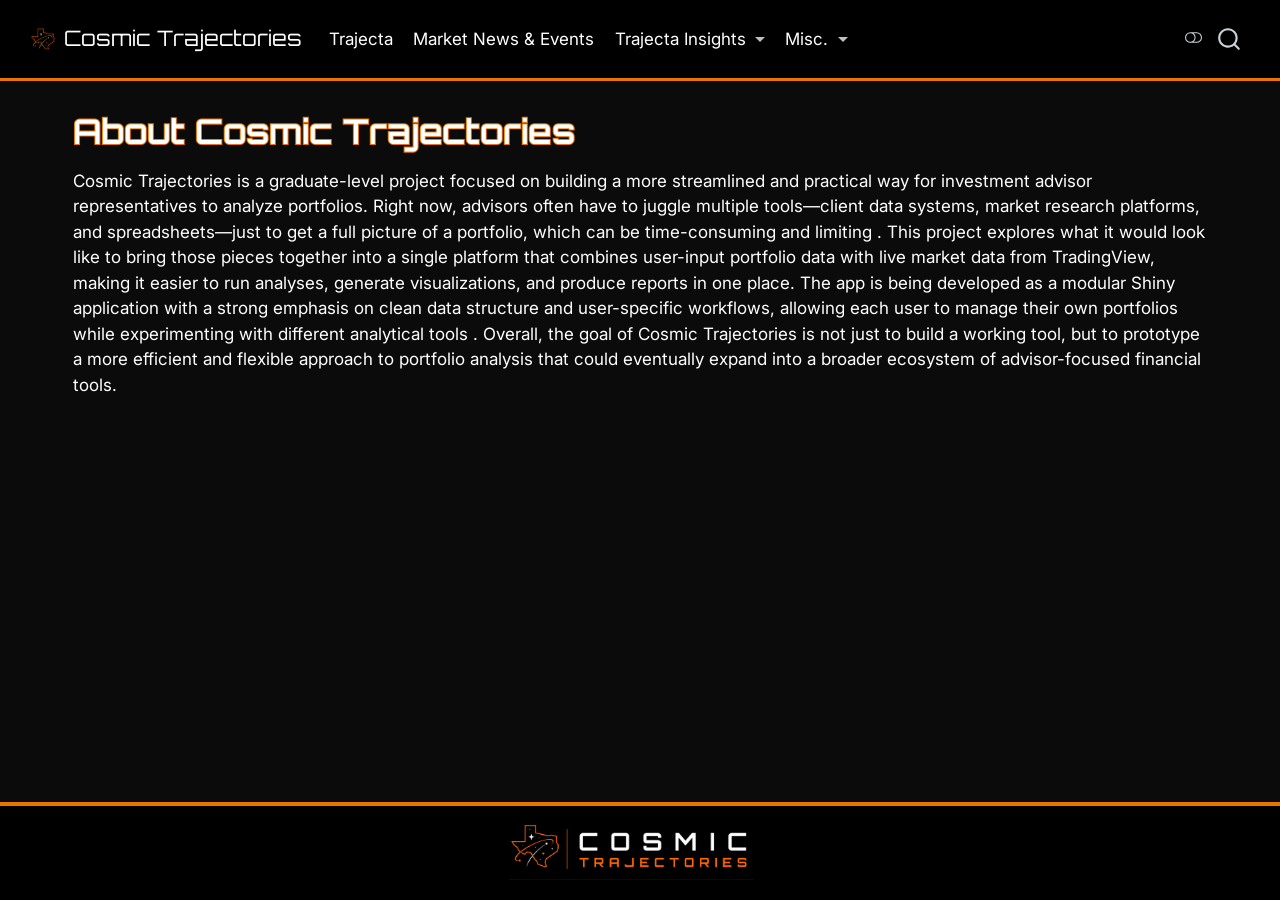
<file: docs/AboutPage.html>
<!DOCTYPE html>
<html xmlns="http://www.w3.org/1999/xhtml" lang="en" xml:lang="en"><head>

<meta charset="utf-8">
<meta name="generator" content="quarto-1.9.17">

<meta name="viewport" content="width=device-width, initial-scale=1.0, user-scalable=yes">


<title>About Cosmic Trajectories – Cosmic Trajectories</title>
<style>
/* Default styles provided by pandoc.
** See https://pandoc.org/MANUAL.html#variables-for-html for config info.
*/
code{white-space: pre-wrap;}
span.smallcaps{font-variant: small-caps;}
div.columns{display: flex; gap: min(4vw, 1.5em);}
div.column{flex: auto; overflow-x: auto;}
div.hanging-indent{margin-left: 1.5em; text-indent: -1.5em;}
ul.task-list{list-style: none;}
ul.task-list li input[type="checkbox"] {
  width: 0.8em;
  margin: 0 0.8em 0.2em -1em; /* quarto-specific, see https://github.com/quarto-dev/quarto-cli/issues/4556 */ 
  vertical-align: middle;
}
</style>


<script src="site_libs/quarto-nav/quarto-nav.js"></script>
<script src="site_libs/quarto-nav/headroom.min.js"></script>
<script src="site_libs/clipboard/clipboard.min.js"></script>
<script src="site_libs/quarto-search/autocomplete.umd.js"></script>
<script src="site_libs/quarto-search/fuse.min.js"></script>
<script src="site_libs/quarto-search/quarto-search.js"></script>
<meta name="quarto:offset" content="./">
<script src="site_libs/quarto-html/quarto.js" type="module"></script>
<script src="site_libs/quarto-html/tabsets/tabsets.js" type="module"></script>
<script src="site_libs/quarto-html/axe/axe-check.js" type="module"></script>
<script src="site_libs/quarto-html/popper.min.js"></script>
<script src="site_libs/quarto-html/tippy.umd.min.js"></script>
<script src="site_libs/quarto-html/anchor.min.js"></script>
<link href="site_libs/quarto-html/tippy.css" rel="stylesheet">
<link href="site_libs/quarto-html/quarto-syntax-highlighting-ce4278342a015d016477ed09bce942c5.css" rel="stylesheet" class="quarto-color-scheme" id="quarto-text-highlighting-styles">
<link href="site_libs/quarto-html/quarto-syntax-highlighting-dark-dcd9e8c573452b099f942d625f6f4e16.css" rel="stylesheet" class="quarto-color-scheme quarto-color-alternate" id="quarto-text-highlighting-styles">
<link href="site_libs/quarto-html/quarto-syntax-highlighting-ce4278342a015d016477ed09bce942c5.css" rel="stylesheet" class="quarto-color-scheme-extra" id="quarto-text-highlighting-styles">
<script src="site_libs/bootstrap/bootstrap.min.js"></script>
<link href="site_libs/bootstrap/bootstrap-icons.css" rel="stylesheet">
<link href="site_libs/bootstrap/bootstrap-33e4f84bf718c4390454b57d9e138a56.min.css" rel="stylesheet" append-hash="true" class="quarto-color-scheme" id="quarto-bootstrap" data-mode="light">
<link href="site_libs/bootstrap/bootstrap-dark-35778dd2ed83aa9e0ee2435734a657a7.min.css" rel="stylesheet" append-hash="true" class="quarto-color-scheme quarto-color-alternate" id="quarto-bootstrap" data-mode="dark">
<link href="site_libs/bootstrap/bootstrap-33e4f84bf718c4390454b57d9e138a56.min.css" rel="stylesheet" append-hash="true" class="quarto-color-scheme-extra" id="quarto-bootstrap" data-mode="light">
<script id="quarto-search-options" type="application/json">{
  "location": "navbar",
  "copy-button": false,
  "collapse-after": 3,
  "panel-placement": "end",
  "type": "overlay",
  "limit": 50,
  "keyboard-shortcut": [
    "f",
    "/",
    "s"
  ],
  "show-item-context": false,
  "language": {
    "search-no-results-text": "No results",
    "search-matching-documents-text": "matching documents",
    "search-copy-link-title": "Copy link to search",
    "search-hide-matches-text": "Hide additional matches",
    "search-more-match-text": "more match in this document",
    "search-more-matches-text": "more matches in this document",
    "search-clear-button-title": "Clear",
    "search-text-placeholder": "",
    "search-detached-cancel-button-title": "Cancel",
    "search-submit-button-title": "Submit",
    "search-label": "Search"
  }
}</script>


<link rel="stylesheet" href="styles.css">
</head>

<body class="nav-fixed quarto-light"><script id="quarto-html-before-body" type="application/javascript">
    const toggleBodyColorMode = (bsSheetEl) => {
      const mode = bsSheetEl.getAttribute("data-mode");
      const bodyEl = window.document.querySelector("body");
      if (mode === "dark") {
        bodyEl.classList.add("quarto-dark");
        bodyEl.classList.remove("quarto-light");
      } else {
        bodyEl.classList.add("quarto-light");
        bodyEl.classList.remove("quarto-dark");
      }
    }
    const toggleBodyColorPrimary = () => {
      const bsSheetEl = window.document.querySelector("link#quarto-bootstrap:not([rel=disabled-stylesheet])");
      if (bsSheetEl) {
        toggleBodyColorMode(bsSheetEl);
      }
    }
    const setColorSchemeToggle = (alternate) => {
      const toggles = window.document.querySelectorAll('.quarto-color-scheme-toggle');
      for (let i=0; i < toggles.length; i++) {
        const toggle = toggles[i];
        if (toggle) {
          if (alternate) {
            toggle.classList.add("alternate");
          } else {
            toggle.classList.remove("alternate");
          }
        }
      }
    };
    const toggleColorMode = (alternate) => {
      // Switch the stylesheets
      const primaryStylesheets = window.document.querySelectorAll('link.quarto-color-scheme:not(.quarto-color-alternate)');
      const alternateStylesheets = window.document.querySelectorAll('link.quarto-color-scheme.quarto-color-alternate');
      manageTransitions('#quarto-margin-sidebar .nav-link', false);
      if (alternate) {
        // note: dark is layered on light, we don't disable primary!
        enableStylesheet(alternateStylesheets);
        for (const sheetNode of alternateStylesheets) {
          if (sheetNode.id === "quarto-bootstrap") {
            toggleBodyColorMode(sheetNode);
          }
        }
      } else {
        disableStylesheet(alternateStylesheets);
        enableStylesheet(primaryStylesheets)
        toggleBodyColorPrimary();
      }
      manageTransitions('#quarto-margin-sidebar .nav-link', true);
      // Switch the toggles
      setColorSchemeToggle(alternate)
      // Hack to workaround the fact that safari doesn't
      // properly recolor the scrollbar when toggling (#1455)
      if (navigator.userAgent.indexOf('Safari') > 0 && navigator.userAgent.indexOf('Chrome') == -1) {
        manageTransitions("body", false);
        window.scrollTo(0, 1);
        setTimeout(() => {
          window.scrollTo(0, 0);
          manageTransitions("body", true);
        }, 40);
      }
    }
    const disableStylesheet = (stylesheets) => {
      for (let i=0; i < stylesheets.length; i++) {
        const stylesheet = stylesheets[i];
        stylesheet.rel = 'disabled-stylesheet';
      }
    }
    const enableStylesheet = (stylesheets) => {
      for (let i=0; i < stylesheets.length; i++) {
        const stylesheet = stylesheets[i];
        if(stylesheet.rel !== 'stylesheet') { // for Chrome, which will still FOUC without this check
          stylesheet.rel = 'stylesheet';
        }
      }
    }
    const manageTransitions = (selector, allowTransitions) => {
      const els = window.document.querySelectorAll(selector);
      for (let i=0; i < els.length; i++) {
        const el = els[i];
        if (allowTransitions) {
          el.classList.remove('notransition');
        } else {
          el.classList.add('notransition');
        }
      }
    }
    const isFileUrl = () => {
      return window.location.protocol === 'file:';
    }
    const hasAlternateSentinel = () => {
      let styleSentinel = getColorSchemeSentinel();
      if (styleSentinel !== null) {
        return styleSentinel === "alternate";
      } else {
        return false;
      }
    }
    const setStyleSentinel = (alternate) => {
      const value = alternate ? "alternate" : "default";
      if (!isFileUrl()) {
        window.localStorage.setItem("quarto-color-scheme", value);
      } else {
        localAlternateSentinel = value;
      }
    }
    const getColorSchemeSentinel = () => {
      if (!isFileUrl()) {
        const storageValue = window.localStorage.getItem("quarto-color-scheme");
        return storageValue != null ? storageValue : localAlternateSentinel;
      } else {
        return localAlternateSentinel;
      }
    }
    const toggleGiscusIfUsed = (isAlternate, darkModeDefault) => {
      const baseTheme = document.querySelector('#giscus-base-theme')?.value ?? 'light';
      const alternateTheme = document.querySelector('#giscus-alt-theme')?.value ?? 'dark';
      let newTheme = '';
      if(authorPrefersDark) {
        newTheme = isAlternate ? baseTheme : alternateTheme;
      } else {
        newTheme = isAlternate ? alternateTheme : baseTheme;
      }
      const changeGiscusTheme = () => {
        // From: https://github.com/giscus/giscus/issues/336
        const sendMessage = (message) => {
          const iframe = document.querySelector('iframe.giscus-frame');
          if (!iframe) return;
          iframe.contentWindow.postMessage({ giscus: message }, 'https://giscus.app');
        }
        sendMessage({
          setConfig: {
            theme: newTheme
          }
        });
      }
      const isGiscussLoaded = window.document.querySelector('iframe.giscus-frame') !== null;
      if (isGiscussLoaded) {
        changeGiscusTheme();
      }
    };
    const authorPrefersDark = false;
    const darkModeDefault = authorPrefersDark;
      document.querySelector('link#quarto-text-highlighting-styles.quarto-color-scheme-extra').rel = 'disabled-stylesheet';
      document.querySelector('link#quarto-bootstrap.quarto-color-scheme-extra').rel = 'disabled-stylesheet';
    let localAlternateSentinel = darkModeDefault ? 'alternate' : 'default';
    // Dark / light mode switch
    window.quartoToggleColorScheme = () => {
      // Read the current dark / light value
      let toAlternate = !hasAlternateSentinel();
      toggleColorMode(toAlternate);
      setStyleSentinel(toAlternate);
      toggleGiscusIfUsed(toAlternate, darkModeDefault);
      window.dispatchEvent(new Event('resize'));
    };
    // Switch to dark mode if need be
    if (hasAlternateSentinel()) {
      toggleColorMode(true);
    } else {
      toggleColorMode(false);
    }
  </script>

<div id="quarto-search-results"></div>
  <header id="quarto-header" class="headroom fixed-top">
    <nav class="navbar navbar-expand-lg " data-bs-theme="dark">
      <div class="navbar-container container-fluid">
      <div class="navbar-brand-container mx-auto">
    <a href="./index.html" class="navbar-brand navbar-brand-logo">
    <img src="./Logos/ct_logo.png" alt="Cosmic Trajectories" class="navbar-logo light-content">
    <img src="./Logos/ct_logo.png" alt="Cosmic Trajectories" class="navbar-logo dark-content">
    </a>
    <a class="navbar-brand" href="./index.html">
    <span class="navbar-title">Cosmic Trajectories</span>
    </a>
  </div>
            <div id="quarto-search" class="" title="Search"></div>
          <button class="navbar-toggler" type="button" data-bs-toggle="collapse" data-bs-target="#navbarCollapse" aria-controls="navbarCollapse" role="menu" aria-expanded="false" aria-label="Toggle navigation" onclick="if (window.quartoToggleHeadroom) { window.quartoToggleHeadroom(); }">
  <span class="navbar-toggler-icon"></span>
</button>
          <div class="collapse navbar-collapse" id="navbarCollapse">
            <ul class="navbar-nav navbar-nav-scroll me-auto">
  <li class="nav-item">
    <a class="nav-link" href="./Trajecta.html"> 
<span class="menu-text">Trajecta</span></a>
  </li>  
  <li class="nav-item">
    <a class="nav-link" href="./MarketNews.html"> 
<span class="menu-text">Market News &amp; Events</span></a>
  </li>  
  <li class="nav-item dropdown ">
    <a class="nav-link dropdown-toggle" href="#" id="nav-menu-trajecta-insights" role="link" data-bs-toggle="dropdown" aria-expanded="false">
 <span class="menu-text">Trajecta Insights</span>
    </a>
    <ul class="dropdown-menu" aria-labelledby="nav-menu-trajecta-insights">    
        <li>
    <a class="dropdown-item" href="./FounderBlog.html">
 <span class="dropdown-text">Founder’s Blog</span></a>
  </li>  
    </ul>
  </li>
  <li class="nav-item dropdown ">
    <a class="nav-link dropdown-toggle" href="#" id="nav-menu-misc." role="link" data-bs-toggle="dropdown" aria-expanded="false">
 <span class="menu-text">Misc.</span>
    </a>
    <ul class="dropdown-menu" aria-labelledby="nav-menu-misc.">    
        <li>
    <a class="dropdown-item" href="./AboutPage.html">
 <span class="dropdown-text">About</span></a>
  </li>  
        <li>
    <a class="dropdown-item" href="./ContactPage.html">
 <span class="dropdown-text">Contact</span></a>
  </li>  
    </ul>
  </li>
</ul>
          </div> <!-- /navcollapse -->
            <div class="quarto-navbar-tools">
  <a href="" class="quarto-color-scheme-toggle quarto-navigation-tool  px-1" onclick="window.quartoToggleColorScheme(); return false;" title="Toggle dark mode"><i class="bi"></i></a>
</div>
      </div> <!-- /container-fluid -->
    </nav>
</header>
<!-- content -->
<div id="quarto-content" class="quarto-container page-columns page-rows-contents page-layout-full page-navbar">
<!-- sidebar -->
<!-- margin-sidebar -->
    
<!-- main -->
<main class="content column-page" id="quarto-document-content">


<header id="title-block-header" class="quarto-title-block default">
<div class="quarto-title">
<h1 class="title">About Cosmic Trajectories</h1>
</div>



<div class="quarto-title-meta column-page">

    
  
    
  </div>
  


</header>


<p>Cosmic Trajectories is a graduate-level project focused on building a more streamlined and practical way for investment advisor representatives to analyze portfolios. Right now, advisors often have to juggle multiple tools—client data systems, market research platforms, and spreadsheets—just to get a full picture of a portfolio, which can be time-consuming and limiting . This project explores what it would look like to bring those pieces together into a single platform that combines user-input portfolio data with live market data from TradingView, making it easier to run analyses, generate visualizations, and produce reports in one place. The app is being developed as a modular Shiny application with a strong emphasis on clean data structure and user-specific workflows, allowing each user to manage their own portfolios while experimenting with different analytical tools . Overall, the goal of Cosmic Trajectories is not just to build a working tool, but to prototype a more efficient and flexible approach to portfolio analysis that could eventually expand into a broader ecosystem of advisor-focused financial tools.</p>



</main> <!-- /main -->


<footer class="custom-footer">

  <div class="custom-footer-inner">

    <img src="Logos/ct_banner.png" class="footer-logo">

  </div>

</footer>
<script id="quarto-html-after-body" type="application/javascript">
  window.document.addEventListener("DOMContentLoaded", function (event) {
    // Ensure there is a toggle, if there isn't float one in the top right
    if (window.document.querySelector('.quarto-color-scheme-toggle') === null) {
      const a = window.document.createElement('a');
      a.classList.add('top-right');
      a.classList.add('quarto-color-scheme-toggle');
      a.href = "";
      a.onclick = function() { try { window.quartoToggleColorScheme(); } catch {} return false; };
      const i = window.document.createElement("i");
      i.classList.add('bi');
      a.appendChild(i);
      window.document.body.appendChild(a);
    }
    setColorSchemeToggle(hasAlternateSentinel())
    const icon = "";
    const anchorJS = new window.AnchorJS();
    anchorJS.options = {
      placement: 'right',
      icon: icon
    };
    anchorJS.add('.anchored');
    const isCodeAnnotation = (el) => {
      for (const clz of el.classList) {
        if (clz.startsWith('code-annotation-')) {                     
          return true;
        }
      }
      return false;
    }
    const onCopySuccess = function(e) {
      // button target
      const button = e.trigger;
      // don't keep focus
      button.blur();
      // flash "checked"
      button.classList.add('code-copy-button-checked');
      var currentTitle = button.getAttribute("title");
      button.setAttribute("title", "Copied!");
      let tooltip;
      if (window.bootstrap) {
        button.setAttribute("data-bs-toggle", "tooltip");
        button.setAttribute("data-bs-placement", "left");
        button.setAttribute("data-bs-title", "Copied!");
        tooltip = new bootstrap.Tooltip(button, 
          { trigger: "manual", 
            customClass: "code-copy-button-tooltip",
            offset: [0, -8]});
        tooltip.show();    
      }
      setTimeout(function() {
        if (tooltip) {
          tooltip.hide();
          button.removeAttribute("data-bs-title");
          button.removeAttribute("data-bs-toggle");
          button.removeAttribute("data-bs-placement");
        }
        button.setAttribute("title", currentTitle);
        button.classList.remove('code-copy-button-checked');
      }, 1000);
      // clear code selection
      e.clearSelection();
    }
    const getTextToCopy = function(trigger) {
      const outerScaffold = trigger.parentElement.cloneNode(true);
      const codeEl = outerScaffold.querySelector('code');
      for (const childEl of codeEl.children) {
        if (isCodeAnnotation(childEl)) {
          childEl.remove();
        }
      }
      return codeEl.innerText;
    }
    const clipboard = new window.ClipboardJS('.code-copy-button:not([data-in-quarto-modal])', {
      text: getTextToCopy
    });
    clipboard.on('success', onCopySuccess);
    if (window.document.getElementById('quarto-embedded-source-code-modal')) {
      const clipboardModal = new window.ClipboardJS('.code-copy-button[data-in-quarto-modal]', {
        text: getTextToCopy,
        container: window.document.getElementById('quarto-embedded-source-code-modal')
      });
      clipboardModal.on('success', onCopySuccess);
    }
      var localhostRegex = new RegExp(/^(?:http|https):\/\/localhost\:?[0-9]*\//);
      var mailtoRegex = new RegExp(/^mailto:/);
        var filterRegex = new RegExp('/' + window.location.host + '/');
      var isInternal = (href) => {
          return filterRegex.test(href) || localhostRegex.test(href) || mailtoRegex.test(href);
      }
      // Inspect non-navigation links and adorn them if external
     var links = window.document.querySelectorAll('a[href]:not(.nav-link):not(.navbar-brand):not(.toc-action):not(.sidebar-link):not(.sidebar-item-toggle):not(.pagination-link):not(.no-external):not([aria-hidden]):not(.dropdown-item):not(.quarto-navigation-tool):not(.about-link)');
      for (var i=0; i<links.length; i++) {
        const link = links[i];
        if (!isInternal(link.href)) {
          // undo the damage that might have been done by quarto-nav.js in the case of
          // links that we want to consider external
          if (link.dataset.originalHref !== undefined) {
            link.href = link.dataset.originalHref;
          }
        }
      }
    function tippyHover(el, contentFn, onTriggerFn, onUntriggerFn) {
      const config = {
        allowHTML: true,
        maxWidth: 500,
        delay: 100,
        arrow: false,
        appendTo: function(el) {
            return el.parentElement;
        },
        interactive: true,
        interactiveBorder: 10,
        theme: 'quarto',
        placement: 'bottom-start',
      };
      if (contentFn) {
        config.content = contentFn;
      }
      if (onTriggerFn) {
        config.onTrigger = onTriggerFn;
      }
      if (onUntriggerFn) {
        config.onUntrigger = onUntriggerFn;
      }
      window.tippy(el, config); 
    }
    const noterefs = window.document.querySelectorAll('a[role="doc-noteref"]');
    for (var i=0; i<noterefs.length; i++) {
      const ref = noterefs[i];
      tippyHover(ref, function() {
        // use id or data attribute instead here
        let href = ref.getAttribute('data-footnote-href') || ref.getAttribute('href');
        try { href = new URL(href).hash; } catch {}
        const id = href.replace(/^#\/?/, "");
        const note = window.document.getElementById(id);
        if (note) {
          return note.innerHTML;
        } else {
          return "";
        }
      });
    }
    const xrefs = window.document.querySelectorAll('a.quarto-xref');
    const processXRef = (id, note) => {
      // Strip column container classes
      const stripColumnClz = (el) => {
        el.classList.remove("page-full", "page-columns");
        if (el.children) {
          for (const child of el.children) {
            stripColumnClz(child);
          }
        }
      }
      stripColumnClz(note)
      if (id === null || id.startsWith('sec-')) {
        // Special case sections, only their first couple elements
        const container = document.createElement("div");
        if (note.children && note.children.length > 2) {
          container.appendChild(note.children[0].cloneNode(true));
          for (let i = 1; i < note.children.length; i++) {
            const child = note.children[i];
            if (child.tagName === "P" && child.innerText === "") {
              continue;
            } else {
              container.appendChild(child.cloneNode(true));
              break;
            }
          }
          if (window.Quarto?.typesetMath) {
            window.Quarto.typesetMath(container);
          }
          return container.innerHTML
        } else {
          if (window.Quarto?.typesetMath) {
            window.Quarto.typesetMath(note);
          }
          return note.innerHTML;
        }
      } else {
        // Remove any anchor links if they are present
        const anchorLink = note.querySelector('a.anchorjs-link');
        if (anchorLink) {
          anchorLink.remove();
        }
        if (window.Quarto?.typesetMath) {
          window.Quarto.typesetMath(note);
        }
        if (note.classList.contains("callout")) {
          return note.outerHTML;
        } else {
          return note.innerHTML;
        }
      }
    }
    for (var i=0; i<xrefs.length; i++) {
      const xref = xrefs[i];
      tippyHover(xref, undefined, function(instance) {
        instance.disable();
        let url = xref.getAttribute('href');
        let hash = undefined; 
        if (url.startsWith('#')) {
          hash = url;
        } else {
          try { hash = new URL(url).hash; } catch {}
        }
        if (hash) {
          const id = hash.replace(/^#\/?/, "");
          const note = window.document.getElementById(id);
          if (note !== null) {
            try {
              const html = processXRef(id, note.cloneNode(true));
              instance.setContent(html);
            } finally {
              instance.enable();
              instance.show();
            }
          } else {
            // See if we can fetch this
            fetch(url.split('#')[0])
            .then(res => res.text())
            .then(html => {
              const parser = new DOMParser();
              const htmlDoc = parser.parseFromString(html, "text/html");
              const note = htmlDoc.getElementById(id);
              if (note !== null) {
                const html = processXRef(id, note);
                instance.setContent(html);
              } 
            }).finally(() => {
              instance.enable();
              instance.show();
            });
          }
        } else {
          // See if we can fetch a full url (with no hash to target)
          // This is a special case and we should probably do some content thinning / targeting
          fetch(url)
          .then(res => res.text())
          .then(html => {
            const parser = new DOMParser();
            const htmlDoc = parser.parseFromString(html, "text/html");
            const note = htmlDoc.querySelector('main.content');
            if (note !== null) {
              // This should only happen for chapter cross references
              // (since there is no id in the URL)
              // remove the first header
              if (note.children.length > 0 && note.children[0].tagName === "HEADER") {
                note.children[0].remove();
              }
              const html = processXRef(null, note);
              instance.setContent(html);
            } 
          }).finally(() => {
            instance.enable();
            instance.show();
          });
        }
      }, function(instance) {
      });
    }
        let selectedAnnoteEl;
        const selectorForAnnotation = ( cell, annotation) => {
          let cellAttr = 'data-code-cell="' + cell + '"';
          let lineAttr = 'data-code-annotation="' +  annotation + '"';
          const selector = 'span[' + cellAttr + '][' + lineAttr + ']';
          return selector;
        }
        const selectCodeLines = (annoteEl) => {
          const doc = window.document;
          const targetCell = annoteEl.getAttribute("data-target-cell");
          const targetAnnotation = annoteEl.getAttribute("data-target-annotation");
          const annoteSpan = window.document.querySelector(selectorForAnnotation(targetCell, targetAnnotation));
          const lines = annoteSpan.getAttribute("data-code-lines").split(",");
          const lineIds = lines.map((line) => {
            return targetCell + "-" + line;
          })
          let top = null;
          let height = null;
          let parent = null;
          if (lineIds.length > 0) {
              //compute the position of the single el (top and bottom and make a div)
              const el = window.document.getElementById(lineIds[0]);
              top = el.offsetTop;
              height = el.offsetHeight;
              parent = el.parentElement.parentElement;
            if (lineIds.length > 1) {
              const lastEl = window.document.getElementById(lineIds[lineIds.length - 1]);
              const bottom = lastEl.offsetTop + lastEl.offsetHeight;
              height = bottom - top;
            }
            if (top !== null && height !== null && parent !== null) {
              // cook up a div (if necessary) and position it 
              let div = window.document.getElementById("code-annotation-line-highlight");
              if (div === null) {
                div = window.document.createElement("div");
                div.setAttribute("id", "code-annotation-line-highlight");
                div.style.position = 'absolute';
                parent.appendChild(div);
              }
              div.style.top = top - 2 + "px";
              div.style.height = height + 4 + "px";
              div.style.left = 0;
              let gutterDiv = window.document.getElementById("code-annotation-line-highlight-gutter");
              if (gutterDiv === null) {
                gutterDiv = window.document.createElement("div");
                gutterDiv.setAttribute("id", "code-annotation-line-highlight-gutter");
                gutterDiv.style.position = 'absolute';
                const codeCell = window.document.getElementById(targetCell);
                const gutter = codeCell.querySelector('.code-annotation-gutter');
                gutter.appendChild(gutterDiv);
              }
              gutterDiv.style.top = top - 2 + "px";
              gutterDiv.style.height = height + 4 + "px";
            }
            selectedAnnoteEl = annoteEl;
          }
        };
        const unselectCodeLines = () => {
          const elementsIds = ["code-annotation-line-highlight", "code-annotation-line-highlight-gutter"];
          elementsIds.forEach((elId) => {
            const div = window.document.getElementById(elId);
            if (div) {
              div.remove();
            }
          });
          selectedAnnoteEl = undefined;
        };
          // Handle positioning of the toggle
      window.addEventListener(
        "resize",
        throttle(() => {
          elRect = undefined;
          if (selectedAnnoteEl) {
            selectCodeLines(selectedAnnoteEl);
          }
        }, 10)
      );
      function throttle(fn, ms) {
      let throttle = false;
      let timer;
        return (...args) => {
          if(!throttle) { // first call gets through
              fn.apply(this, args);
              throttle = true;
          } else { // all the others get throttled
              if(timer) clearTimeout(timer); // cancel #2
              timer = setTimeout(() => {
                fn.apply(this, args);
                timer = throttle = false;
              }, ms);
          }
        };
      }
        // Attach click handler to the DT
        const annoteDls = window.document.querySelectorAll('dt[data-target-cell]');
        for (const annoteDlNode of annoteDls) {
          annoteDlNode.addEventListener('click', (event) => {
            const clickedEl = event.target;
            if (clickedEl !== selectedAnnoteEl) {
              unselectCodeLines();
              const activeEl = window.document.querySelector('dt[data-target-cell].code-annotation-active');
              if (activeEl) {
                activeEl.classList.remove('code-annotation-active');
              }
              selectCodeLines(clickedEl);
              clickedEl.classList.add('code-annotation-active');
            } else {
              // Unselect the line
              unselectCodeLines();
              clickedEl.classList.remove('code-annotation-active');
            }
          });
        }
    const findCites = (el) => {
      const parentEl = el.parentElement;
      if (parentEl) {
        const cites = parentEl.dataset.cites;
        if (cites) {
          return {
            el,
            cites: cites.split(' ')
          };
        } else {
          return findCites(el.parentElement)
        }
      } else {
        return undefined;
      }
    };
    var bibliorefs = window.document.querySelectorAll('a[role="doc-biblioref"]');
    for (var i=0; i<bibliorefs.length; i++) {
      const ref = bibliorefs[i];
      const citeInfo = findCites(ref);
      if (citeInfo) {
        tippyHover(citeInfo.el, function() {
          var popup = window.document.createElement('div');
          citeInfo.cites.forEach(function(cite) {
            var citeDiv = window.document.createElement('div');
            citeDiv.classList.add('hanging-indent');
            citeDiv.classList.add('csl-entry');
            var biblioDiv = window.document.getElementById('ref-' + cite);
            if (biblioDiv) {
              citeDiv.innerHTML = biblioDiv.innerHTML;
            }
            popup.appendChild(citeDiv);
          });
          return popup.innerHTML;
        });
      }
    }
  });
  </script>
</div> <!-- /content -->




</body></html>
</file>
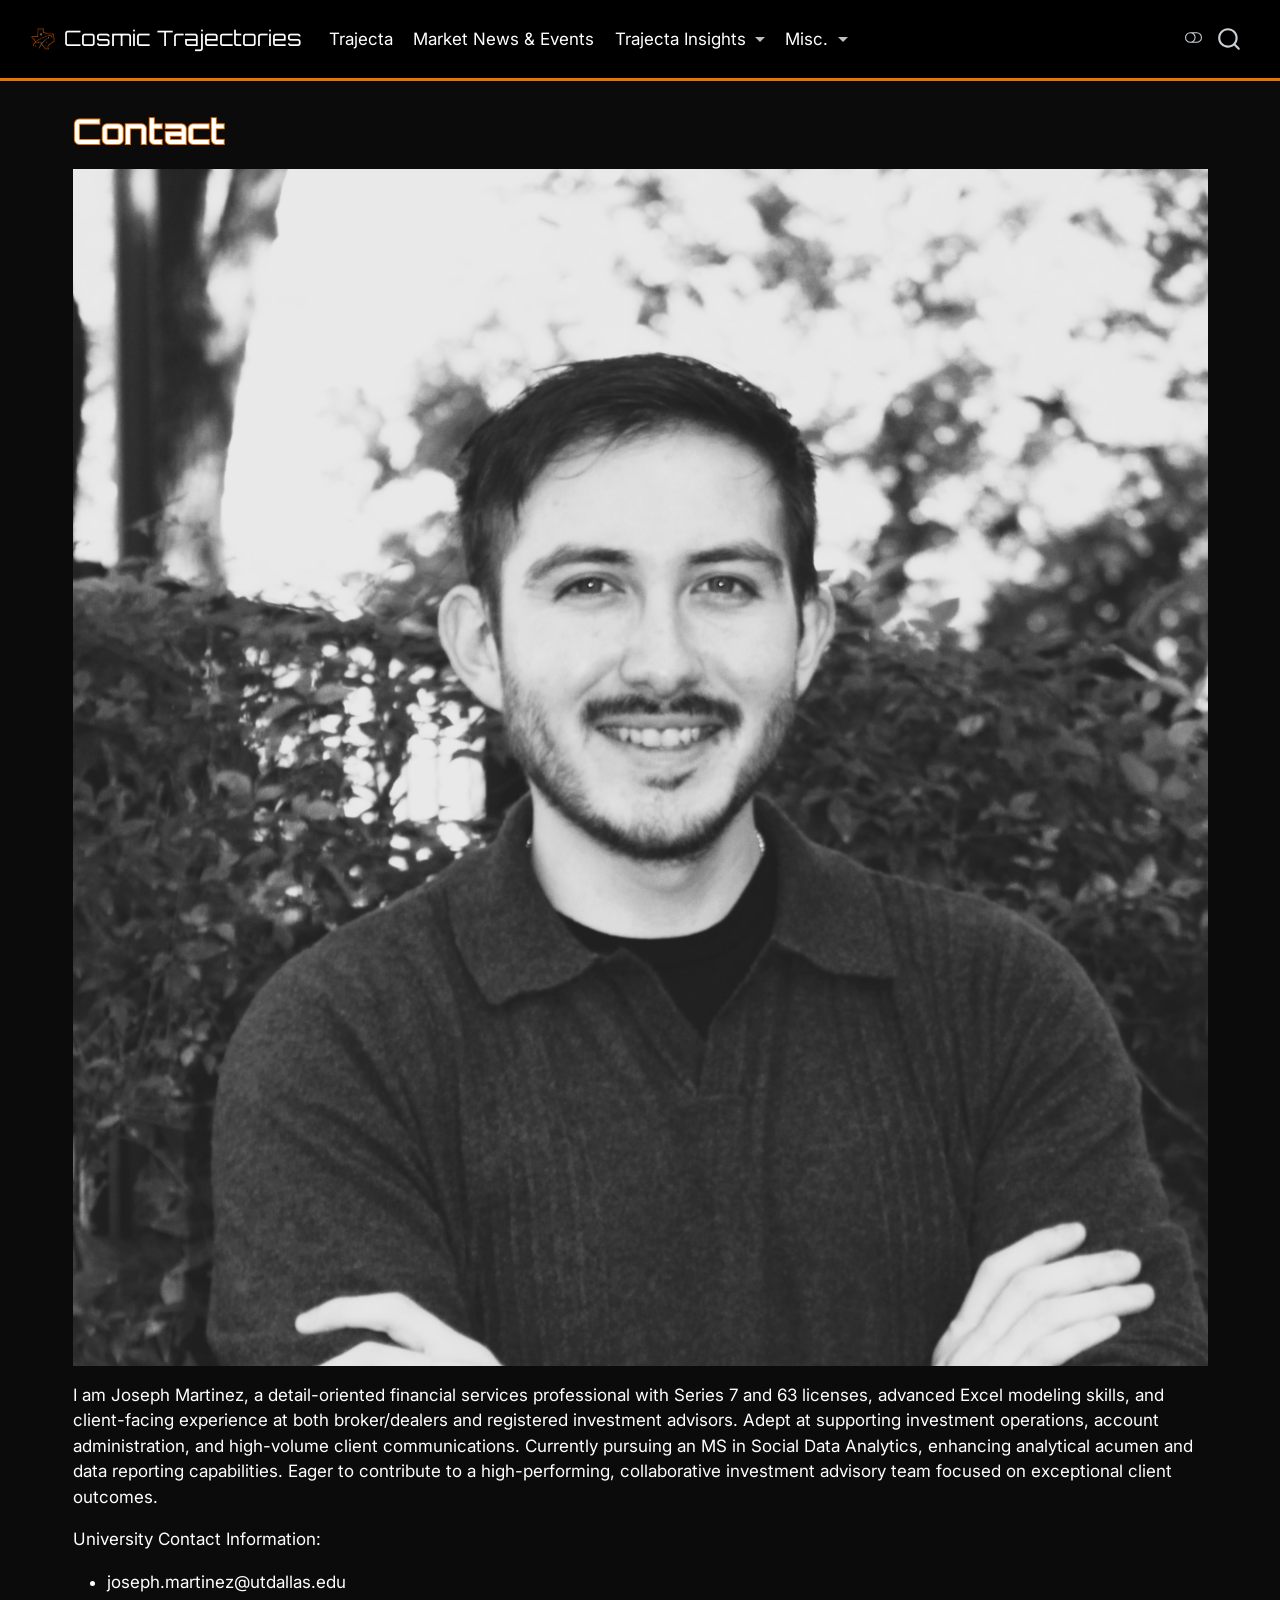
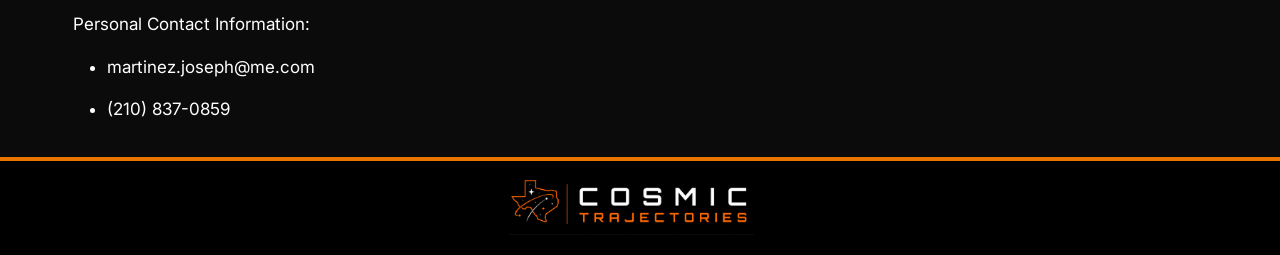
<file: docs/ContactPage.html>
<!DOCTYPE html>
<html xmlns="http://www.w3.org/1999/xhtml" lang="en" xml:lang="en"><head>

<meta charset="utf-8">
<meta name="generator" content="quarto-1.9.17">

<meta name="viewport" content="width=device-width, initial-scale=1.0, user-scalable=yes">


<title>Contact – Cosmic Trajectories</title>
<style>
/* Default styles provided by pandoc.
** See https://pandoc.org/MANUAL.html#variables-for-html for config info.
*/
code{white-space: pre-wrap;}
span.smallcaps{font-variant: small-caps;}
div.columns{display: flex; gap: min(4vw, 1.5em);}
div.column{flex: auto; overflow-x: auto;}
div.hanging-indent{margin-left: 1.5em; text-indent: -1.5em;}
ul.task-list{list-style: none;}
ul.task-list li input[type="checkbox"] {
  width: 0.8em;
  margin: 0 0.8em 0.2em -1em; /* quarto-specific, see https://github.com/quarto-dev/quarto-cli/issues/4556 */ 
  vertical-align: middle;
}
</style>


<script src="site_libs/quarto-nav/quarto-nav.js"></script>
<script src="site_libs/quarto-nav/headroom.min.js"></script>
<script src="site_libs/clipboard/clipboard.min.js"></script>
<script src="site_libs/quarto-search/autocomplete.umd.js"></script>
<script src="site_libs/quarto-search/fuse.min.js"></script>
<script src="site_libs/quarto-search/quarto-search.js"></script>
<meta name="quarto:offset" content="./">
<script src="site_libs/quarto-html/quarto.js" type="module"></script>
<script src="site_libs/quarto-html/tabsets/tabsets.js" type="module"></script>
<script src="site_libs/quarto-html/axe/axe-check.js" type="module"></script>
<script src="site_libs/quarto-html/popper.min.js"></script>
<script src="site_libs/quarto-html/tippy.umd.min.js"></script>
<script src="site_libs/quarto-html/anchor.min.js"></script>
<link href="site_libs/quarto-html/tippy.css" rel="stylesheet">
<link href="site_libs/quarto-html/quarto-syntax-highlighting-ce4278342a015d016477ed09bce942c5.css" rel="stylesheet" class="quarto-color-scheme" id="quarto-text-highlighting-styles">
<link href="site_libs/quarto-html/quarto-syntax-highlighting-dark-dcd9e8c573452b099f942d625f6f4e16.css" rel="stylesheet" class="quarto-color-scheme quarto-color-alternate" id="quarto-text-highlighting-styles">
<link href="site_libs/quarto-html/quarto-syntax-highlighting-ce4278342a015d016477ed09bce942c5.css" rel="stylesheet" class="quarto-color-scheme-extra" id="quarto-text-highlighting-styles">
<script src="site_libs/bootstrap/bootstrap.min.js"></script>
<link href="site_libs/bootstrap/bootstrap-icons.css" rel="stylesheet">
<link href="site_libs/bootstrap/bootstrap-33e4f84bf718c4390454b57d9e138a56.min.css" rel="stylesheet" append-hash="true" class="quarto-color-scheme" id="quarto-bootstrap" data-mode="light">
<link href="site_libs/bootstrap/bootstrap-dark-35778dd2ed83aa9e0ee2435734a657a7.min.css" rel="stylesheet" append-hash="true" class="quarto-color-scheme quarto-color-alternate" id="quarto-bootstrap" data-mode="dark">
<link href="site_libs/bootstrap/bootstrap-33e4f84bf718c4390454b57d9e138a56.min.css" rel="stylesheet" append-hash="true" class="quarto-color-scheme-extra" id="quarto-bootstrap" data-mode="light">
<script id="quarto-search-options" type="application/json">{
  "location": "navbar",
  "copy-button": false,
  "collapse-after": 3,
  "panel-placement": "end",
  "type": "overlay",
  "limit": 50,
  "keyboard-shortcut": [
    "f",
    "/",
    "s"
  ],
  "show-item-context": false,
  "language": {
    "search-no-results-text": "No results",
    "search-matching-documents-text": "matching documents",
    "search-copy-link-title": "Copy link to search",
    "search-hide-matches-text": "Hide additional matches",
    "search-more-match-text": "more match in this document",
    "search-more-matches-text": "more matches in this document",
    "search-clear-button-title": "Clear",
    "search-text-placeholder": "",
    "search-detached-cancel-button-title": "Cancel",
    "search-submit-button-title": "Submit",
    "search-label": "Search"
  }
}</script>


<link rel="stylesheet" href="styles.css">
</head>

<body class="nav-fixed quarto-light"><script id="quarto-html-before-body" type="application/javascript">
    const toggleBodyColorMode = (bsSheetEl) => {
      const mode = bsSheetEl.getAttribute("data-mode");
      const bodyEl = window.document.querySelector("body");
      if (mode === "dark") {
        bodyEl.classList.add("quarto-dark");
        bodyEl.classList.remove("quarto-light");
      } else {
        bodyEl.classList.add("quarto-light");
        bodyEl.classList.remove("quarto-dark");
      }
    }
    const toggleBodyColorPrimary = () => {
      const bsSheetEl = window.document.querySelector("link#quarto-bootstrap:not([rel=disabled-stylesheet])");
      if (bsSheetEl) {
        toggleBodyColorMode(bsSheetEl);
      }
    }
    const setColorSchemeToggle = (alternate) => {
      const toggles = window.document.querySelectorAll('.quarto-color-scheme-toggle');
      for (let i=0; i < toggles.length; i++) {
        const toggle = toggles[i];
        if (toggle) {
          if (alternate) {
            toggle.classList.add("alternate");
          } else {
            toggle.classList.remove("alternate");
          }
        }
      }
    };
    const toggleColorMode = (alternate) => {
      // Switch the stylesheets
      const primaryStylesheets = window.document.querySelectorAll('link.quarto-color-scheme:not(.quarto-color-alternate)');
      const alternateStylesheets = window.document.querySelectorAll('link.quarto-color-scheme.quarto-color-alternate');
      manageTransitions('#quarto-margin-sidebar .nav-link', false);
      if (alternate) {
        // note: dark is layered on light, we don't disable primary!
        enableStylesheet(alternateStylesheets);
        for (const sheetNode of alternateStylesheets) {
          if (sheetNode.id === "quarto-bootstrap") {
            toggleBodyColorMode(sheetNode);
          }
        }
      } else {
        disableStylesheet(alternateStylesheets);
        enableStylesheet(primaryStylesheets)
        toggleBodyColorPrimary();
      }
      manageTransitions('#quarto-margin-sidebar .nav-link', true);
      // Switch the toggles
      setColorSchemeToggle(alternate)
      // Hack to workaround the fact that safari doesn't
      // properly recolor the scrollbar when toggling (#1455)
      if (navigator.userAgent.indexOf('Safari') > 0 && navigator.userAgent.indexOf('Chrome') == -1) {
        manageTransitions("body", false);
        window.scrollTo(0, 1);
        setTimeout(() => {
          window.scrollTo(0, 0);
          manageTransitions("body", true);
        }, 40);
      }
    }
    const disableStylesheet = (stylesheets) => {
      for (let i=0; i < stylesheets.length; i++) {
        const stylesheet = stylesheets[i];
        stylesheet.rel = 'disabled-stylesheet';
      }
    }
    const enableStylesheet = (stylesheets) => {
      for (let i=0; i < stylesheets.length; i++) {
        const stylesheet = stylesheets[i];
        if(stylesheet.rel !== 'stylesheet') { // for Chrome, which will still FOUC without this check
          stylesheet.rel = 'stylesheet';
        }
      }
    }
    const manageTransitions = (selector, allowTransitions) => {
      const els = window.document.querySelectorAll(selector);
      for (let i=0; i < els.length; i++) {
        const el = els[i];
        if (allowTransitions) {
          el.classList.remove('notransition');
        } else {
          el.classList.add('notransition');
        }
      }
    }
    const isFileUrl = () => {
      return window.location.protocol === 'file:';
    }
    const hasAlternateSentinel = () => {
      let styleSentinel = getColorSchemeSentinel();
      if (styleSentinel !== null) {
        return styleSentinel === "alternate";
      } else {
        return false;
      }
    }
    const setStyleSentinel = (alternate) => {
      const value = alternate ? "alternate" : "default";
      if (!isFileUrl()) {
        window.localStorage.setItem("quarto-color-scheme", value);
      } else {
        localAlternateSentinel = value;
      }
    }
    const getColorSchemeSentinel = () => {
      if (!isFileUrl()) {
        const storageValue = window.localStorage.getItem("quarto-color-scheme");
        return storageValue != null ? storageValue : localAlternateSentinel;
      } else {
        return localAlternateSentinel;
      }
    }
    const toggleGiscusIfUsed = (isAlternate, darkModeDefault) => {
      const baseTheme = document.querySelector('#giscus-base-theme')?.value ?? 'light';
      const alternateTheme = document.querySelector('#giscus-alt-theme')?.value ?? 'dark';
      let newTheme = '';
      if(authorPrefersDark) {
        newTheme = isAlternate ? baseTheme : alternateTheme;
      } else {
        newTheme = isAlternate ? alternateTheme : baseTheme;
      }
      const changeGiscusTheme = () => {
        // From: https://github.com/giscus/giscus/issues/336
        const sendMessage = (message) => {
          const iframe = document.querySelector('iframe.giscus-frame');
          if (!iframe) return;
          iframe.contentWindow.postMessage({ giscus: message }, 'https://giscus.app');
        }
        sendMessage({
          setConfig: {
            theme: newTheme
          }
        });
      }
      const isGiscussLoaded = window.document.querySelector('iframe.giscus-frame') !== null;
      if (isGiscussLoaded) {
        changeGiscusTheme();
      }
    };
    const authorPrefersDark = false;
    const darkModeDefault = authorPrefersDark;
      document.querySelector('link#quarto-text-highlighting-styles.quarto-color-scheme-extra').rel = 'disabled-stylesheet';
      document.querySelector('link#quarto-bootstrap.quarto-color-scheme-extra').rel = 'disabled-stylesheet';
    let localAlternateSentinel = darkModeDefault ? 'alternate' : 'default';
    // Dark / light mode switch
    window.quartoToggleColorScheme = () => {
      // Read the current dark / light value
      let toAlternate = !hasAlternateSentinel();
      toggleColorMode(toAlternate);
      setStyleSentinel(toAlternate);
      toggleGiscusIfUsed(toAlternate, darkModeDefault);
      window.dispatchEvent(new Event('resize'));
    };
    // Switch to dark mode if need be
    if (hasAlternateSentinel()) {
      toggleColorMode(true);
    } else {
      toggleColorMode(false);
    }
  </script>

<div id="quarto-search-results"></div>
  <header id="quarto-header" class="headroom fixed-top">
    <nav class="navbar navbar-expand-lg " data-bs-theme="dark">
      <div class="navbar-container container-fluid">
      <div class="navbar-brand-container mx-auto">
    <a href="./index.html" class="navbar-brand navbar-brand-logo">
    <img src="./Logos/ct_logo.png" alt="Cosmic Trajectories" class="navbar-logo light-content">
    <img src="./Logos/ct_logo.png" alt="Cosmic Trajectories" class="navbar-logo dark-content">
    </a>
    <a class="navbar-brand" href="./index.html">
    <span class="navbar-title">Cosmic Trajectories</span>
    </a>
  </div>
            <div id="quarto-search" class="" title="Search"></div>
          <button class="navbar-toggler" type="button" data-bs-toggle="collapse" data-bs-target="#navbarCollapse" aria-controls="navbarCollapse" role="menu" aria-expanded="false" aria-label="Toggle navigation" onclick="if (window.quartoToggleHeadroom) { window.quartoToggleHeadroom(); }">
  <span class="navbar-toggler-icon"></span>
</button>
          <div class="collapse navbar-collapse" id="navbarCollapse">
            <ul class="navbar-nav navbar-nav-scroll me-auto">
  <li class="nav-item">
    <a class="nav-link" href="./Trajecta.html"> 
<span class="menu-text">Trajecta</span></a>
  </li>  
  <li class="nav-item">
    <a class="nav-link" href="./MarketNews.html"> 
<span class="menu-text">Market News &amp; Events</span></a>
  </li>  
  <li class="nav-item dropdown ">
    <a class="nav-link dropdown-toggle" href="#" id="nav-menu-trajecta-insights" role="link" data-bs-toggle="dropdown" aria-expanded="false">
 <span class="menu-text">Trajecta Insights</span>
    </a>
    <ul class="dropdown-menu" aria-labelledby="nav-menu-trajecta-insights">    
        <li>
    <a class="dropdown-item" href="./FounderBlog.html">
 <span class="dropdown-text">Founder’s Blog</span></a>
  </li>  
    </ul>
  </li>
  <li class="nav-item dropdown ">
    <a class="nav-link dropdown-toggle" href="#" id="nav-menu-misc." role="link" data-bs-toggle="dropdown" aria-expanded="false">
 <span class="menu-text">Misc.</span>
    </a>
    <ul class="dropdown-menu" aria-labelledby="nav-menu-misc.">    
        <li>
    <a class="dropdown-item" href="./AboutPage.html">
 <span class="dropdown-text">About</span></a>
  </li>  
        <li>
    <a class="dropdown-item" href="./ContactPage.html">
 <span class="dropdown-text">Contact</span></a>
  </li>  
    </ul>
  </li>
</ul>
          </div> <!-- /navcollapse -->
            <div class="quarto-navbar-tools">
  <a href="" class="quarto-color-scheme-toggle quarto-navigation-tool  px-1" onclick="window.quartoToggleColorScheme(); return false;" title="Toggle dark mode"><i class="bi"></i></a>
</div>
      </div> <!-- /container-fluid -->
    </nav>
</header>
<!-- content -->
<div id="quarto-content" class="quarto-container page-columns page-rows-contents page-layout-full page-navbar">
<!-- sidebar -->
<!-- margin-sidebar -->
    
<!-- main -->
<main class="content column-page" id="quarto-document-content">


<header id="title-block-header" class="quarto-title-block default">
<div class="quarto-title">
<h1 class="title">Contact</h1>
</div>



<div class="quarto-title-meta column-page">

    
  
    
  </div>
  


</header>


<p><img src="Photo_JosephMartinez.jpg" class="img-fluid" style="width:100.0%"></p>
<p>I am Joseph Martinez, a detail-oriented financial services professional with Series 7 and 63 licenses, advanced Excel modeling skills, and client-facing experience at both broker/dealers and registered investment advisors. Adept at supporting investment operations, account administration, and high-volume client communications. Currently pursuing an MS in Social Data Analytics, enhancing analytical acumen and data reporting capabilities. Eager to contribute to a high-performing, collaborative investment advisory team focused on exceptional client outcomes.</p>
<p>University Contact Information:</p>
<ul>
<li>joseph.martinez@utdallas.edu</li>
</ul>
<p>Personal Contact Information:</p>
<ul>
<li><p>martinez.joseph@me.com</p></li>
<li><p>(210) 837-0859</p></li>
</ul>



</main> <!-- /main -->


<footer class="custom-footer">

  <div class="custom-footer-inner">

    <img src="Logos/ct_banner.png" class="footer-logo">

  </div>

</footer>
<script id="quarto-html-after-body" type="application/javascript">
  window.document.addEventListener("DOMContentLoaded", function (event) {
    // Ensure there is a toggle, if there isn't float one in the top right
    if (window.document.querySelector('.quarto-color-scheme-toggle') === null) {
      const a = window.document.createElement('a');
      a.classList.add('top-right');
      a.classList.add('quarto-color-scheme-toggle');
      a.href = "";
      a.onclick = function() { try { window.quartoToggleColorScheme(); } catch {} return false; };
      const i = window.document.createElement("i");
      i.classList.add('bi');
      a.appendChild(i);
      window.document.body.appendChild(a);
    }
    setColorSchemeToggle(hasAlternateSentinel())
    const icon = "";
    const anchorJS = new window.AnchorJS();
    anchorJS.options = {
      placement: 'right',
      icon: icon
    };
    anchorJS.add('.anchored');
    const isCodeAnnotation = (el) => {
      for (const clz of el.classList) {
        if (clz.startsWith('code-annotation-')) {                     
          return true;
        }
      }
      return false;
    }
    const onCopySuccess = function(e) {
      // button target
      const button = e.trigger;
      // don't keep focus
      button.blur();
      // flash "checked"
      button.classList.add('code-copy-button-checked');
      var currentTitle = button.getAttribute("title");
      button.setAttribute("title", "Copied!");
      let tooltip;
      if (window.bootstrap) {
        button.setAttribute("data-bs-toggle", "tooltip");
        button.setAttribute("data-bs-placement", "left");
        button.setAttribute("data-bs-title", "Copied!");
        tooltip = new bootstrap.Tooltip(button, 
          { trigger: "manual", 
            customClass: "code-copy-button-tooltip",
            offset: [0, -8]});
        tooltip.show();    
      }
      setTimeout(function() {
        if (tooltip) {
          tooltip.hide();
          button.removeAttribute("data-bs-title");
          button.removeAttribute("data-bs-toggle");
          button.removeAttribute("data-bs-placement");
        }
        button.setAttribute("title", currentTitle);
        button.classList.remove('code-copy-button-checked');
      }, 1000);
      // clear code selection
      e.clearSelection();
    }
    const getTextToCopy = function(trigger) {
      const outerScaffold = trigger.parentElement.cloneNode(true);
      const codeEl = outerScaffold.querySelector('code');
      for (const childEl of codeEl.children) {
        if (isCodeAnnotation(childEl)) {
          childEl.remove();
        }
      }
      return codeEl.innerText;
    }
    const clipboard = new window.ClipboardJS('.code-copy-button:not([data-in-quarto-modal])', {
      text: getTextToCopy
    });
    clipboard.on('success', onCopySuccess);
    if (window.document.getElementById('quarto-embedded-source-code-modal')) {
      const clipboardModal = new window.ClipboardJS('.code-copy-button[data-in-quarto-modal]', {
        text: getTextToCopy,
        container: window.document.getElementById('quarto-embedded-source-code-modal')
      });
      clipboardModal.on('success', onCopySuccess);
    }
      var localhostRegex = new RegExp(/^(?:http|https):\/\/localhost\:?[0-9]*\//);
      var mailtoRegex = new RegExp(/^mailto:/);
        var filterRegex = new RegExp('/' + window.location.host + '/');
      var isInternal = (href) => {
          return filterRegex.test(href) || localhostRegex.test(href) || mailtoRegex.test(href);
      }
      // Inspect non-navigation links and adorn them if external
     var links = window.document.querySelectorAll('a[href]:not(.nav-link):not(.navbar-brand):not(.toc-action):not(.sidebar-link):not(.sidebar-item-toggle):not(.pagination-link):not(.no-external):not([aria-hidden]):not(.dropdown-item):not(.quarto-navigation-tool):not(.about-link)');
      for (var i=0; i<links.length; i++) {
        const link = links[i];
        if (!isInternal(link.href)) {
          // undo the damage that might have been done by quarto-nav.js in the case of
          // links that we want to consider external
          if (link.dataset.originalHref !== undefined) {
            link.href = link.dataset.originalHref;
          }
        }
      }
    function tippyHover(el, contentFn, onTriggerFn, onUntriggerFn) {
      const config = {
        allowHTML: true,
        maxWidth: 500,
        delay: 100,
        arrow: false,
        appendTo: function(el) {
            return el.parentElement;
        },
        interactive: true,
        interactiveBorder: 10,
        theme: 'quarto',
        placement: 'bottom-start',
      };
      if (contentFn) {
        config.content = contentFn;
      }
      if (onTriggerFn) {
        config.onTrigger = onTriggerFn;
      }
      if (onUntriggerFn) {
        config.onUntrigger = onUntriggerFn;
      }
      window.tippy(el, config); 
    }
    const noterefs = window.document.querySelectorAll('a[role="doc-noteref"]');
    for (var i=0; i<noterefs.length; i++) {
      const ref = noterefs[i];
      tippyHover(ref, function() {
        // use id or data attribute instead here
        let href = ref.getAttribute('data-footnote-href') || ref.getAttribute('href');
        try { href = new URL(href).hash; } catch {}
        const id = href.replace(/^#\/?/, "");
        const note = window.document.getElementById(id);
        if (note) {
          return note.innerHTML;
        } else {
          return "";
        }
      });
    }
    const xrefs = window.document.querySelectorAll('a.quarto-xref');
    const processXRef = (id, note) => {
      // Strip column container classes
      const stripColumnClz = (el) => {
        el.classList.remove("page-full", "page-columns");
        if (el.children) {
          for (const child of el.children) {
            stripColumnClz(child);
          }
        }
      }
      stripColumnClz(note)
      if (id === null || id.startsWith('sec-')) {
        // Special case sections, only their first couple elements
        const container = document.createElement("div");
        if (note.children && note.children.length > 2) {
          container.appendChild(note.children[0].cloneNode(true));
          for (let i = 1; i < note.children.length; i++) {
            const child = note.children[i];
            if (child.tagName === "P" && child.innerText === "") {
              continue;
            } else {
              container.appendChild(child.cloneNode(true));
              break;
            }
          }
          if (window.Quarto?.typesetMath) {
            window.Quarto.typesetMath(container);
          }
          return container.innerHTML
        } else {
          if (window.Quarto?.typesetMath) {
            window.Quarto.typesetMath(note);
          }
          return note.innerHTML;
        }
      } else {
        // Remove any anchor links if they are present
        const anchorLink = note.querySelector('a.anchorjs-link');
        if (anchorLink) {
          anchorLink.remove();
        }
        if (window.Quarto?.typesetMath) {
          window.Quarto.typesetMath(note);
        }
        if (note.classList.contains("callout")) {
          return note.outerHTML;
        } else {
          return note.innerHTML;
        }
      }
    }
    for (var i=0; i<xrefs.length; i++) {
      const xref = xrefs[i];
      tippyHover(xref, undefined, function(instance) {
        instance.disable();
        let url = xref.getAttribute('href');
        let hash = undefined; 
        if (url.startsWith('#')) {
          hash = url;
        } else {
          try { hash = new URL(url).hash; } catch {}
        }
        if (hash) {
          const id = hash.replace(/^#\/?/, "");
          const note = window.document.getElementById(id);
          if (note !== null) {
            try {
              const html = processXRef(id, note.cloneNode(true));
              instance.setContent(html);
            } finally {
              instance.enable();
              instance.show();
            }
          } else {
            // See if we can fetch this
            fetch(url.split('#')[0])
            .then(res => res.text())
            .then(html => {
              const parser = new DOMParser();
              const htmlDoc = parser.parseFromString(html, "text/html");
              const note = htmlDoc.getElementById(id);
              if (note !== null) {
                const html = processXRef(id, note);
                instance.setContent(html);
              } 
            }).finally(() => {
              instance.enable();
              instance.show();
            });
          }
        } else {
          // See if we can fetch a full url (with no hash to target)
          // This is a special case and we should probably do some content thinning / targeting
          fetch(url)
          .then(res => res.text())
          .then(html => {
            const parser = new DOMParser();
            const htmlDoc = parser.parseFromString(html, "text/html");
            const note = htmlDoc.querySelector('main.content');
            if (note !== null) {
              // This should only happen for chapter cross references
              // (since there is no id in the URL)
              // remove the first header
              if (note.children.length > 0 && note.children[0].tagName === "HEADER") {
                note.children[0].remove();
              }
              const html = processXRef(null, note);
              instance.setContent(html);
            } 
          }).finally(() => {
            instance.enable();
            instance.show();
          });
        }
      }, function(instance) {
      });
    }
        let selectedAnnoteEl;
        const selectorForAnnotation = ( cell, annotation) => {
          let cellAttr = 'data-code-cell="' + cell + '"';
          let lineAttr = 'data-code-annotation="' +  annotation + '"';
          const selector = 'span[' + cellAttr + '][' + lineAttr + ']';
          return selector;
        }
        const selectCodeLines = (annoteEl) => {
          const doc = window.document;
          const targetCell = annoteEl.getAttribute("data-target-cell");
          const targetAnnotation = annoteEl.getAttribute("data-target-annotation");
          const annoteSpan = window.document.querySelector(selectorForAnnotation(targetCell, targetAnnotation));
          const lines = annoteSpan.getAttribute("data-code-lines").split(",");
          const lineIds = lines.map((line) => {
            return targetCell + "-" + line;
          })
          let top = null;
          let height = null;
          let parent = null;
          if (lineIds.length > 0) {
              //compute the position of the single el (top and bottom and make a div)
              const el = window.document.getElementById(lineIds[0]);
              top = el.offsetTop;
              height = el.offsetHeight;
              parent = el.parentElement.parentElement;
            if (lineIds.length > 1) {
              const lastEl = window.document.getElementById(lineIds[lineIds.length - 1]);
              const bottom = lastEl.offsetTop + lastEl.offsetHeight;
              height = bottom - top;
            }
            if (top !== null && height !== null && parent !== null) {
              // cook up a div (if necessary) and position it 
              let div = window.document.getElementById("code-annotation-line-highlight");
              if (div === null) {
                div = window.document.createElement("div");
                div.setAttribute("id", "code-annotation-line-highlight");
                div.style.position = 'absolute';
                parent.appendChild(div);
              }
              div.style.top = top - 2 + "px";
              div.style.height = height + 4 + "px";
              div.style.left = 0;
              let gutterDiv = window.document.getElementById("code-annotation-line-highlight-gutter");
              if (gutterDiv === null) {
                gutterDiv = window.document.createElement("div");
                gutterDiv.setAttribute("id", "code-annotation-line-highlight-gutter");
                gutterDiv.style.position = 'absolute';
                const codeCell = window.document.getElementById(targetCell);
                const gutter = codeCell.querySelector('.code-annotation-gutter');
                gutter.appendChild(gutterDiv);
              }
              gutterDiv.style.top = top - 2 + "px";
              gutterDiv.style.height = height + 4 + "px";
            }
            selectedAnnoteEl = annoteEl;
          }
        };
        const unselectCodeLines = () => {
          const elementsIds = ["code-annotation-line-highlight", "code-annotation-line-highlight-gutter"];
          elementsIds.forEach((elId) => {
            const div = window.document.getElementById(elId);
            if (div) {
              div.remove();
            }
          });
          selectedAnnoteEl = undefined;
        };
          // Handle positioning of the toggle
      window.addEventListener(
        "resize",
        throttle(() => {
          elRect = undefined;
          if (selectedAnnoteEl) {
            selectCodeLines(selectedAnnoteEl);
          }
        }, 10)
      );
      function throttle(fn, ms) {
      let throttle = false;
      let timer;
        return (...args) => {
          if(!throttle) { // first call gets through
              fn.apply(this, args);
              throttle = true;
          } else { // all the others get throttled
              if(timer) clearTimeout(timer); // cancel #2
              timer = setTimeout(() => {
                fn.apply(this, args);
                timer = throttle = false;
              }, ms);
          }
        };
      }
        // Attach click handler to the DT
        const annoteDls = window.document.querySelectorAll('dt[data-target-cell]');
        for (const annoteDlNode of annoteDls) {
          annoteDlNode.addEventListener('click', (event) => {
            const clickedEl = event.target;
            if (clickedEl !== selectedAnnoteEl) {
              unselectCodeLines();
              const activeEl = window.document.querySelector('dt[data-target-cell].code-annotation-active');
              if (activeEl) {
                activeEl.classList.remove('code-annotation-active');
              }
              selectCodeLines(clickedEl);
              clickedEl.classList.add('code-annotation-active');
            } else {
              // Unselect the line
              unselectCodeLines();
              clickedEl.classList.remove('code-annotation-active');
            }
          });
        }
    const findCites = (el) => {
      const parentEl = el.parentElement;
      if (parentEl) {
        const cites = parentEl.dataset.cites;
        if (cites) {
          return {
            el,
            cites: cites.split(' ')
          };
        } else {
          return findCites(el.parentElement)
        }
      } else {
        return undefined;
      }
    };
    var bibliorefs = window.document.querySelectorAll('a[role="doc-biblioref"]');
    for (var i=0; i<bibliorefs.length; i++) {
      const ref = bibliorefs[i];
      const citeInfo = findCites(ref);
      if (citeInfo) {
        tippyHover(citeInfo.el, function() {
          var popup = window.document.createElement('div');
          citeInfo.cites.forEach(function(cite) {
            var citeDiv = window.document.createElement('div');
            citeDiv.classList.add('hanging-indent');
            citeDiv.classList.add('csl-entry');
            var biblioDiv = window.document.getElementById('ref-' + cite);
            if (biblioDiv) {
              citeDiv.innerHTML = biblioDiv.innerHTML;
            }
            popup.appendChild(citeDiv);
          });
          return popup.innerHTML;
        });
      }
    }
  });
  </script>
</div> <!-- /content -->




</body></html>
</file>
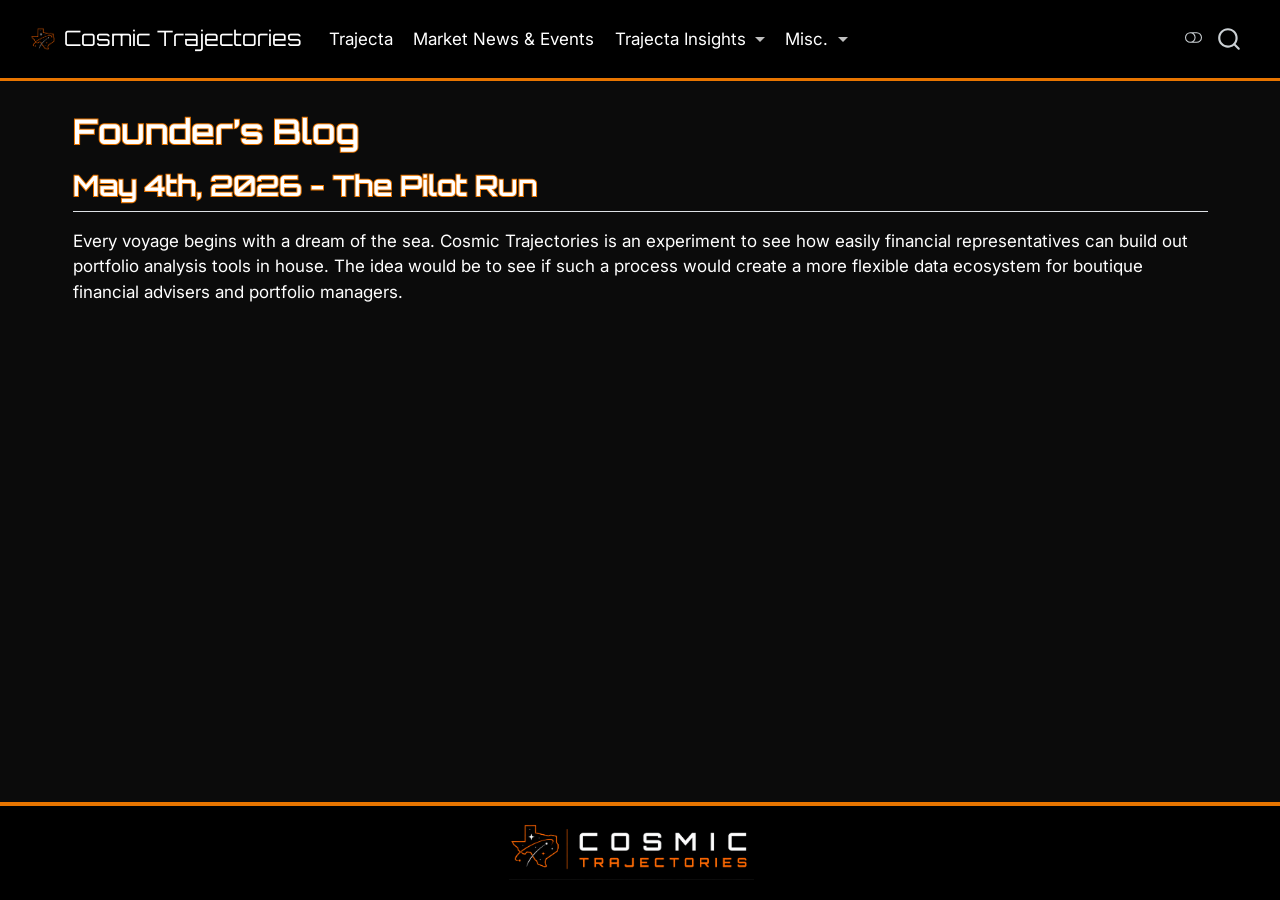
<file: docs/FounderBlog.html>
<!DOCTYPE html>
<html xmlns="http://www.w3.org/1999/xhtml" lang="en" xml:lang="en"><head>

<meta charset="utf-8">
<meta name="generator" content="quarto-1.9.17">

<meta name="viewport" content="width=device-width, initial-scale=1.0, user-scalable=yes">


<title>Founder’s Blog – Cosmic Trajectories</title>
<style>
/* Default styles provided by pandoc.
** See https://pandoc.org/MANUAL.html#variables-for-html for config info.
*/
code{white-space: pre-wrap;}
span.smallcaps{font-variant: small-caps;}
div.columns{display: flex; gap: min(4vw, 1.5em);}
div.column{flex: auto; overflow-x: auto;}
div.hanging-indent{margin-left: 1.5em; text-indent: -1.5em;}
ul.task-list{list-style: none;}
ul.task-list li input[type="checkbox"] {
  width: 0.8em;
  margin: 0 0.8em 0.2em -1em; /* quarto-specific, see https://github.com/quarto-dev/quarto-cli/issues/4556 */ 
  vertical-align: middle;
}
</style>


<script src="site_libs/quarto-nav/quarto-nav.js"></script>
<script src="site_libs/quarto-nav/headroom.min.js"></script>
<script src="site_libs/clipboard/clipboard.min.js"></script>
<script src="site_libs/quarto-search/autocomplete.umd.js"></script>
<script src="site_libs/quarto-search/fuse.min.js"></script>
<script src="site_libs/quarto-search/quarto-search.js"></script>
<meta name="quarto:offset" content="./">
<script src="site_libs/quarto-html/quarto.js" type="module"></script>
<script src="site_libs/quarto-html/tabsets/tabsets.js" type="module"></script>
<script src="site_libs/quarto-html/axe/axe-check.js" type="module"></script>
<script src="site_libs/quarto-html/popper.min.js"></script>
<script src="site_libs/quarto-html/tippy.umd.min.js"></script>
<script src="site_libs/quarto-html/anchor.min.js"></script>
<link href="site_libs/quarto-html/tippy.css" rel="stylesheet">
<link href="site_libs/quarto-html/quarto-syntax-highlighting-ce4278342a015d016477ed09bce942c5.css" rel="stylesheet" class="quarto-color-scheme" id="quarto-text-highlighting-styles">
<link href="site_libs/quarto-html/quarto-syntax-highlighting-dark-dcd9e8c573452b099f942d625f6f4e16.css" rel="stylesheet" class="quarto-color-scheme quarto-color-alternate" id="quarto-text-highlighting-styles">
<link href="site_libs/quarto-html/quarto-syntax-highlighting-ce4278342a015d016477ed09bce942c5.css" rel="stylesheet" class="quarto-color-scheme-extra" id="quarto-text-highlighting-styles">
<script src="site_libs/bootstrap/bootstrap.min.js"></script>
<link href="site_libs/bootstrap/bootstrap-icons.css" rel="stylesheet">
<link href="site_libs/bootstrap/bootstrap-33e4f84bf718c4390454b57d9e138a56.min.css" rel="stylesheet" append-hash="true" class="quarto-color-scheme" id="quarto-bootstrap" data-mode="light">
<link href="site_libs/bootstrap/bootstrap-dark-35778dd2ed83aa9e0ee2435734a657a7.min.css" rel="stylesheet" append-hash="true" class="quarto-color-scheme quarto-color-alternate" id="quarto-bootstrap" data-mode="dark">
<link href="site_libs/bootstrap/bootstrap-33e4f84bf718c4390454b57d9e138a56.min.css" rel="stylesheet" append-hash="true" class="quarto-color-scheme-extra" id="quarto-bootstrap" data-mode="light">
<script id="quarto-search-options" type="application/json">{
  "location": "navbar",
  "copy-button": false,
  "collapse-after": 3,
  "panel-placement": "end",
  "type": "overlay",
  "limit": 50,
  "keyboard-shortcut": [
    "f",
    "/",
    "s"
  ],
  "show-item-context": false,
  "language": {
    "search-no-results-text": "No results",
    "search-matching-documents-text": "matching documents",
    "search-copy-link-title": "Copy link to search",
    "search-hide-matches-text": "Hide additional matches",
    "search-more-match-text": "more match in this document",
    "search-more-matches-text": "more matches in this document",
    "search-clear-button-title": "Clear",
    "search-text-placeholder": "",
    "search-detached-cancel-button-title": "Cancel",
    "search-submit-button-title": "Submit",
    "search-label": "Search"
  }
}</script>


<link rel="stylesheet" href="styles.css">
</head>

<body class="nav-fixed quarto-light"><script id="quarto-html-before-body" type="application/javascript">
    const toggleBodyColorMode = (bsSheetEl) => {
      const mode = bsSheetEl.getAttribute("data-mode");
      const bodyEl = window.document.querySelector("body");
      if (mode === "dark") {
        bodyEl.classList.add("quarto-dark");
        bodyEl.classList.remove("quarto-light");
      } else {
        bodyEl.classList.add("quarto-light");
        bodyEl.classList.remove("quarto-dark");
      }
    }
    const toggleBodyColorPrimary = () => {
      const bsSheetEl = window.document.querySelector("link#quarto-bootstrap:not([rel=disabled-stylesheet])");
      if (bsSheetEl) {
        toggleBodyColorMode(bsSheetEl);
      }
    }
    const setColorSchemeToggle = (alternate) => {
      const toggles = window.document.querySelectorAll('.quarto-color-scheme-toggle');
      for (let i=0; i < toggles.length; i++) {
        const toggle = toggles[i];
        if (toggle) {
          if (alternate) {
            toggle.classList.add("alternate");
          } else {
            toggle.classList.remove("alternate");
          }
        }
      }
    };
    const toggleColorMode = (alternate) => {
      // Switch the stylesheets
      const primaryStylesheets = window.document.querySelectorAll('link.quarto-color-scheme:not(.quarto-color-alternate)');
      const alternateStylesheets = window.document.querySelectorAll('link.quarto-color-scheme.quarto-color-alternate');
      manageTransitions('#quarto-margin-sidebar .nav-link', false);
      if (alternate) {
        // note: dark is layered on light, we don't disable primary!
        enableStylesheet(alternateStylesheets);
        for (const sheetNode of alternateStylesheets) {
          if (sheetNode.id === "quarto-bootstrap") {
            toggleBodyColorMode(sheetNode);
          }
        }
      } else {
        disableStylesheet(alternateStylesheets);
        enableStylesheet(primaryStylesheets)
        toggleBodyColorPrimary();
      }
      manageTransitions('#quarto-margin-sidebar .nav-link', true);
      // Switch the toggles
      setColorSchemeToggle(alternate)
      // Hack to workaround the fact that safari doesn't
      // properly recolor the scrollbar when toggling (#1455)
      if (navigator.userAgent.indexOf('Safari') > 0 && navigator.userAgent.indexOf('Chrome') == -1) {
        manageTransitions("body", false);
        window.scrollTo(0, 1);
        setTimeout(() => {
          window.scrollTo(0, 0);
          manageTransitions("body", true);
        }, 40);
      }
    }
    const disableStylesheet = (stylesheets) => {
      for (let i=0; i < stylesheets.length; i++) {
        const stylesheet = stylesheets[i];
        stylesheet.rel = 'disabled-stylesheet';
      }
    }
    const enableStylesheet = (stylesheets) => {
      for (let i=0; i < stylesheets.length; i++) {
        const stylesheet = stylesheets[i];
        if(stylesheet.rel !== 'stylesheet') { // for Chrome, which will still FOUC without this check
          stylesheet.rel = 'stylesheet';
        }
      }
    }
    const manageTransitions = (selector, allowTransitions) => {
      const els = window.document.querySelectorAll(selector);
      for (let i=0; i < els.length; i++) {
        const el = els[i];
        if (allowTransitions) {
          el.classList.remove('notransition');
        } else {
          el.classList.add('notransition');
        }
      }
    }
    const isFileUrl = () => {
      return window.location.protocol === 'file:';
    }
    const hasAlternateSentinel = () => {
      let styleSentinel = getColorSchemeSentinel();
      if (styleSentinel !== null) {
        return styleSentinel === "alternate";
      } else {
        return false;
      }
    }
    const setStyleSentinel = (alternate) => {
      const value = alternate ? "alternate" : "default";
      if (!isFileUrl()) {
        window.localStorage.setItem("quarto-color-scheme", value);
      } else {
        localAlternateSentinel = value;
      }
    }
    const getColorSchemeSentinel = () => {
      if (!isFileUrl()) {
        const storageValue = window.localStorage.getItem("quarto-color-scheme");
        return storageValue != null ? storageValue : localAlternateSentinel;
      } else {
        return localAlternateSentinel;
      }
    }
    const toggleGiscusIfUsed = (isAlternate, darkModeDefault) => {
      const baseTheme = document.querySelector('#giscus-base-theme')?.value ?? 'light';
      const alternateTheme = document.querySelector('#giscus-alt-theme')?.value ?? 'dark';
      let newTheme = '';
      if(authorPrefersDark) {
        newTheme = isAlternate ? baseTheme : alternateTheme;
      } else {
        newTheme = isAlternate ? alternateTheme : baseTheme;
      }
      const changeGiscusTheme = () => {
        // From: https://github.com/giscus/giscus/issues/336
        const sendMessage = (message) => {
          const iframe = document.querySelector('iframe.giscus-frame');
          if (!iframe) return;
          iframe.contentWindow.postMessage({ giscus: message }, 'https://giscus.app');
        }
        sendMessage({
          setConfig: {
            theme: newTheme
          }
        });
      }
      const isGiscussLoaded = window.document.querySelector('iframe.giscus-frame') !== null;
      if (isGiscussLoaded) {
        changeGiscusTheme();
      }
    };
    const authorPrefersDark = false;
    const darkModeDefault = authorPrefersDark;
      document.querySelector('link#quarto-text-highlighting-styles.quarto-color-scheme-extra').rel = 'disabled-stylesheet';
      document.querySelector('link#quarto-bootstrap.quarto-color-scheme-extra').rel = 'disabled-stylesheet';
    let localAlternateSentinel = darkModeDefault ? 'alternate' : 'default';
    // Dark / light mode switch
    window.quartoToggleColorScheme = () => {
      // Read the current dark / light value
      let toAlternate = !hasAlternateSentinel();
      toggleColorMode(toAlternate);
      setStyleSentinel(toAlternate);
      toggleGiscusIfUsed(toAlternate, darkModeDefault);
      window.dispatchEvent(new Event('resize'));
    };
    // Switch to dark mode if need be
    if (hasAlternateSentinel()) {
      toggleColorMode(true);
    } else {
      toggleColorMode(false);
    }
  </script>

<div id="quarto-search-results"></div>
  <header id="quarto-header" class="headroom fixed-top">
    <nav class="navbar navbar-expand-lg " data-bs-theme="dark">
      <div class="navbar-container container-fluid">
      <div class="navbar-brand-container mx-auto">
    <a href="./index.html" class="navbar-brand navbar-brand-logo">
    <img src="./Logos/ct_logo.png" alt="Cosmic Trajectories" class="navbar-logo light-content">
    <img src="./Logos/ct_logo.png" alt="Cosmic Trajectories" class="navbar-logo dark-content">
    </a>
    <a class="navbar-brand" href="./index.html">
    <span class="navbar-title">Cosmic Trajectories</span>
    </a>
  </div>
            <div id="quarto-search" class="" title="Search"></div>
          <button class="navbar-toggler" type="button" data-bs-toggle="collapse" data-bs-target="#navbarCollapse" aria-controls="navbarCollapse" role="menu" aria-expanded="false" aria-label="Toggle navigation" onclick="if (window.quartoToggleHeadroom) { window.quartoToggleHeadroom(); }">
  <span class="navbar-toggler-icon"></span>
</button>
          <div class="collapse navbar-collapse" id="navbarCollapse">
            <ul class="navbar-nav navbar-nav-scroll me-auto">
  <li class="nav-item">
    <a class="nav-link" href="./Trajecta.html"> 
<span class="menu-text">Trajecta</span></a>
  </li>  
  <li class="nav-item">
    <a class="nav-link" href="./MarketNews.html"> 
<span class="menu-text">Market News &amp; Events</span></a>
  </li>  
  <li class="nav-item dropdown ">
    <a class="nav-link dropdown-toggle" href="#" id="nav-menu-trajecta-insights" role="link" data-bs-toggle="dropdown" aria-expanded="false">
 <span class="menu-text">Trajecta Insights</span>
    </a>
    <ul class="dropdown-menu" aria-labelledby="nav-menu-trajecta-insights">    
        <li>
    <a class="dropdown-item" href="./FounderBlog.html">
 <span class="dropdown-text">Founder’s Blog</span></a>
  </li>  
    </ul>
  </li>
  <li class="nav-item dropdown ">
    <a class="nav-link dropdown-toggle" href="#" id="nav-menu-misc." role="link" data-bs-toggle="dropdown" aria-expanded="false">
 <span class="menu-text">Misc.</span>
    </a>
    <ul class="dropdown-menu" aria-labelledby="nav-menu-misc.">    
        <li>
    <a class="dropdown-item" href="./AboutPage.html">
 <span class="dropdown-text">About</span></a>
  </li>  
        <li>
    <a class="dropdown-item" href="./ContactPage.html">
 <span class="dropdown-text">Contact</span></a>
  </li>  
    </ul>
  </li>
</ul>
          </div> <!-- /navcollapse -->
            <div class="quarto-navbar-tools">
  <a href="" class="quarto-color-scheme-toggle quarto-navigation-tool  px-1" onclick="window.quartoToggleColorScheme(); return false;" title="Toggle dark mode"><i class="bi"></i></a>
</div>
      </div> <!-- /container-fluid -->
    </nav>
</header>
<!-- content -->
<div id="quarto-content" class="quarto-container page-columns page-rows-contents page-layout-full page-navbar">
<!-- sidebar -->
<!-- margin-sidebar -->
    
<!-- main -->
<main class="content column-page" id="quarto-document-content">


<header id="title-block-header" class="quarto-title-block default">
<div class="quarto-title">
<h1 class="title">Founder’s Blog</h1>
</div>



<div class="quarto-title-meta column-page">

    
  
    
  </div>
  


</header>


<section id="may-4th-2026---the-pilot-run" class="level2">
<h2 class="anchored" data-anchor-id="may-4th-2026---the-pilot-run">May 4th, 2026 - The Pilot Run</h2>
<p>Every voyage begins with a dream of the sea. Cosmic Trajectories is an experiment to see how easily financial representatives can build out portfolio analysis tools in house. The idea would be to see if such a process would create a more flexible data ecosystem for boutique financial advisers and portfolio managers.</p>


</section>

</main> <!-- /main -->


<footer class="custom-footer">

  <div class="custom-footer-inner">

    <img src="Logos/ct_banner.png" class="footer-logo">

  </div>

</footer>
<script id="quarto-html-after-body" type="application/javascript">
  window.document.addEventListener("DOMContentLoaded", function (event) {
    // Ensure there is a toggle, if there isn't float one in the top right
    if (window.document.querySelector('.quarto-color-scheme-toggle') === null) {
      const a = window.document.createElement('a');
      a.classList.add('top-right');
      a.classList.add('quarto-color-scheme-toggle');
      a.href = "";
      a.onclick = function() { try { window.quartoToggleColorScheme(); } catch {} return false; };
      const i = window.document.createElement("i");
      i.classList.add('bi');
      a.appendChild(i);
      window.document.body.appendChild(a);
    }
    setColorSchemeToggle(hasAlternateSentinel())
    const icon = "";
    const anchorJS = new window.AnchorJS();
    anchorJS.options = {
      placement: 'right',
      icon: icon
    };
    anchorJS.add('.anchored');
    const isCodeAnnotation = (el) => {
      for (const clz of el.classList) {
        if (clz.startsWith('code-annotation-')) {                     
          return true;
        }
      }
      return false;
    }
    const onCopySuccess = function(e) {
      // button target
      const button = e.trigger;
      // don't keep focus
      button.blur();
      // flash "checked"
      button.classList.add('code-copy-button-checked');
      var currentTitle = button.getAttribute("title");
      button.setAttribute("title", "Copied!");
      let tooltip;
      if (window.bootstrap) {
        button.setAttribute("data-bs-toggle", "tooltip");
        button.setAttribute("data-bs-placement", "left");
        button.setAttribute("data-bs-title", "Copied!");
        tooltip = new bootstrap.Tooltip(button, 
          { trigger: "manual", 
            customClass: "code-copy-button-tooltip",
            offset: [0, -8]});
        tooltip.show();    
      }
      setTimeout(function() {
        if (tooltip) {
          tooltip.hide();
          button.removeAttribute("data-bs-title");
          button.removeAttribute("data-bs-toggle");
          button.removeAttribute("data-bs-placement");
        }
        button.setAttribute("title", currentTitle);
        button.classList.remove('code-copy-button-checked');
      }, 1000);
      // clear code selection
      e.clearSelection();
    }
    const getTextToCopy = function(trigger) {
      const outerScaffold = trigger.parentElement.cloneNode(true);
      const codeEl = outerScaffold.querySelector('code');
      for (const childEl of codeEl.children) {
        if (isCodeAnnotation(childEl)) {
          childEl.remove();
        }
      }
      return codeEl.innerText;
    }
    const clipboard = new window.ClipboardJS('.code-copy-button:not([data-in-quarto-modal])', {
      text: getTextToCopy
    });
    clipboard.on('success', onCopySuccess);
    if (window.document.getElementById('quarto-embedded-source-code-modal')) {
      const clipboardModal = new window.ClipboardJS('.code-copy-button[data-in-quarto-modal]', {
        text: getTextToCopy,
        container: window.document.getElementById('quarto-embedded-source-code-modal')
      });
      clipboardModal.on('success', onCopySuccess);
    }
      var localhostRegex = new RegExp(/^(?:http|https):\/\/localhost\:?[0-9]*\//);
      var mailtoRegex = new RegExp(/^mailto:/);
        var filterRegex = new RegExp('/' + window.location.host + '/');
      var isInternal = (href) => {
          return filterRegex.test(href) || localhostRegex.test(href) || mailtoRegex.test(href);
      }
      // Inspect non-navigation links and adorn them if external
     var links = window.document.querySelectorAll('a[href]:not(.nav-link):not(.navbar-brand):not(.toc-action):not(.sidebar-link):not(.sidebar-item-toggle):not(.pagination-link):not(.no-external):not([aria-hidden]):not(.dropdown-item):not(.quarto-navigation-tool):not(.about-link)');
      for (var i=0; i<links.length; i++) {
        const link = links[i];
        if (!isInternal(link.href)) {
          // undo the damage that might have been done by quarto-nav.js in the case of
          // links that we want to consider external
          if (link.dataset.originalHref !== undefined) {
            link.href = link.dataset.originalHref;
          }
        }
      }
    function tippyHover(el, contentFn, onTriggerFn, onUntriggerFn) {
      const config = {
        allowHTML: true,
        maxWidth: 500,
        delay: 100,
        arrow: false,
        appendTo: function(el) {
            return el.parentElement;
        },
        interactive: true,
        interactiveBorder: 10,
        theme: 'quarto',
        placement: 'bottom-start',
      };
      if (contentFn) {
        config.content = contentFn;
      }
      if (onTriggerFn) {
        config.onTrigger = onTriggerFn;
      }
      if (onUntriggerFn) {
        config.onUntrigger = onUntriggerFn;
      }
      window.tippy(el, config); 
    }
    const noterefs = window.document.querySelectorAll('a[role="doc-noteref"]');
    for (var i=0; i<noterefs.length; i++) {
      const ref = noterefs[i];
      tippyHover(ref, function() {
        // use id or data attribute instead here
        let href = ref.getAttribute('data-footnote-href') || ref.getAttribute('href');
        try { href = new URL(href).hash; } catch {}
        const id = href.replace(/^#\/?/, "");
        const note = window.document.getElementById(id);
        if (note) {
          return note.innerHTML;
        } else {
          return "";
        }
      });
    }
    const xrefs = window.document.querySelectorAll('a.quarto-xref');
    const processXRef = (id, note) => {
      // Strip column container classes
      const stripColumnClz = (el) => {
        el.classList.remove("page-full", "page-columns");
        if (el.children) {
          for (const child of el.children) {
            stripColumnClz(child);
          }
        }
      }
      stripColumnClz(note)
      if (id === null || id.startsWith('sec-')) {
        // Special case sections, only their first couple elements
        const container = document.createElement("div");
        if (note.children && note.children.length > 2) {
          container.appendChild(note.children[0].cloneNode(true));
          for (let i = 1; i < note.children.length; i++) {
            const child = note.children[i];
            if (child.tagName === "P" && child.innerText === "") {
              continue;
            } else {
              container.appendChild(child.cloneNode(true));
              break;
            }
          }
          if (window.Quarto?.typesetMath) {
            window.Quarto.typesetMath(container);
          }
          return container.innerHTML
        } else {
          if (window.Quarto?.typesetMath) {
            window.Quarto.typesetMath(note);
          }
          return note.innerHTML;
        }
      } else {
        // Remove any anchor links if they are present
        const anchorLink = note.querySelector('a.anchorjs-link');
        if (anchorLink) {
          anchorLink.remove();
        }
        if (window.Quarto?.typesetMath) {
          window.Quarto.typesetMath(note);
        }
        if (note.classList.contains("callout")) {
          return note.outerHTML;
        } else {
          return note.innerHTML;
        }
      }
    }
    for (var i=0; i<xrefs.length; i++) {
      const xref = xrefs[i];
      tippyHover(xref, undefined, function(instance) {
        instance.disable();
        let url = xref.getAttribute('href');
        let hash = undefined; 
        if (url.startsWith('#')) {
          hash = url;
        } else {
          try { hash = new URL(url).hash; } catch {}
        }
        if (hash) {
          const id = hash.replace(/^#\/?/, "");
          const note = window.document.getElementById(id);
          if (note !== null) {
            try {
              const html = processXRef(id, note.cloneNode(true));
              instance.setContent(html);
            } finally {
              instance.enable();
              instance.show();
            }
          } else {
            // See if we can fetch this
            fetch(url.split('#')[0])
            .then(res => res.text())
            .then(html => {
              const parser = new DOMParser();
              const htmlDoc = parser.parseFromString(html, "text/html");
              const note = htmlDoc.getElementById(id);
              if (note !== null) {
                const html = processXRef(id, note);
                instance.setContent(html);
              } 
            }).finally(() => {
              instance.enable();
              instance.show();
            });
          }
        } else {
          // See if we can fetch a full url (with no hash to target)
          // This is a special case and we should probably do some content thinning / targeting
          fetch(url)
          .then(res => res.text())
          .then(html => {
            const parser = new DOMParser();
            const htmlDoc = parser.parseFromString(html, "text/html");
            const note = htmlDoc.querySelector('main.content');
            if (note !== null) {
              // This should only happen for chapter cross references
              // (since there is no id in the URL)
              // remove the first header
              if (note.children.length > 0 && note.children[0].tagName === "HEADER") {
                note.children[0].remove();
              }
              const html = processXRef(null, note);
              instance.setContent(html);
            } 
          }).finally(() => {
            instance.enable();
            instance.show();
          });
        }
      }, function(instance) {
      });
    }
        let selectedAnnoteEl;
        const selectorForAnnotation = ( cell, annotation) => {
          let cellAttr = 'data-code-cell="' + cell + '"';
          let lineAttr = 'data-code-annotation="' +  annotation + '"';
          const selector = 'span[' + cellAttr + '][' + lineAttr + ']';
          return selector;
        }
        const selectCodeLines = (annoteEl) => {
          const doc = window.document;
          const targetCell = annoteEl.getAttribute("data-target-cell");
          const targetAnnotation = annoteEl.getAttribute("data-target-annotation");
          const annoteSpan = window.document.querySelector(selectorForAnnotation(targetCell, targetAnnotation));
          const lines = annoteSpan.getAttribute("data-code-lines").split(",");
          const lineIds = lines.map((line) => {
            return targetCell + "-" + line;
          })
          let top = null;
          let height = null;
          let parent = null;
          if (lineIds.length > 0) {
              //compute the position of the single el (top and bottom and make a div)
              const el = window.document.getElementById(lineIds[0]);
              top = el.offsetTop;
              height = el.offsetHeight;
              parent = el.parentElement.parentElement;
            if (lineIds.length > 1) {
              const lastEl = window.document.getElementById(lineIds[lineIds.length - 1]);
              const bottom = lastEl.offsetTop + lastEl.offsetHeight;
              height = bottom - top;
            }
            if (top !== null && height !== null && parent !== null) {
              // cook up a div (if necessary) and position it 
              let div = window.document.getElementById("code-annotation-line-highlight");
              if (div === null) {
                div = window.document.createElement("div");
                div.setAttribute("id", "code-annotation-line-highlight");
                div.style.position = 'absolute';
                parent.appendChild(div);
              }
              div.style.top = top - 2 + "px";
              div.style.height = height + 4 + "px";
              div.style.left = 0;
              let gutterDiv = window.document.getElementById("code-annotation-line-highlight-gutter");
              if (gutterDiv === null) {
                gutterDiv = window.document.createElement("div");
                gutterDiv.setAttribute("id", "code-annotation-line-highlight-gutter");
                gutterDiv.style.position = 'absolute';
                const codeCell = window.document.getElementById(targetCell);
                const gutter = codeCell.querySelector('.code-annotation-gutter');
                gutter.appendChild(gutterDiv);
              }
              gutterDiv.style.top = top - 2 + "px";
              gutterDiv.style.height = height + 4 + "px";
            }
            selectedAnnoteEl = annoteEl;
          }
        };
        const unselectCodeLines = () => {
          const elementsIds = ["code-annotation-line-highlight", "code-annotation-line-highlight-gutter"];
          elementsIds.forEach((elId) => {
            const div = window.document.getElementById(elId);
            if (div) {
              div.remove();
            }
          });
          selectedAnnoteEl = undefined;
        };
          // Handle positioning of the toggle
      window.addEventListener(
        "resize",
        throttle(() => {
          elRect = undefined;
          if (selectedAnnoteEl) {
            selectCodeLines(selectedAnnoteEl);
          }
        }, 10)
      );
      function throttle(fn, ms) {
      let throttle = false;
      let timer;
        return (...args) => {
          if(!throttle) { // first call gets through
              fn.apply(this, args);
              throttle = true;
          } else { // all the others get throttled
              if(timer) clearTimeout(timer); // cancel #2
              timer = setTimeout(() => {
                fn.apply(this, args);
                timer = throttle = false;
              }, ms);
          }
        };
      }
        // Attach click handler to the DT
        const annoteDls = window.document.querySelectorAll('dt[data-target-cell]');
        for (const annoteDlNode of annoteDls) {
          annoteDlNode.addEventListener('click', (event) => {
            const clickedEl = event.target;
            if (clickedEl !== selectedAnnoteEl) {
              unselectCodeLines();
              const activeEl = window.document.querySelector('dt[data-target-cell].code-annotation-active');
              if (activeEl) {
                activeEl.classList.remove('code-annotation-active');
              }
              selectCodeLines(clickedEl);
              clickedEl.classList.add('code-annotation-active');
            } else {
              // Unselect the line
              unselectCodeLines();
              clickedEl.classList.remove('code-annotation-active');
            }
          });
        }
    const findCites = (el) => {
      const parentEl = el.parentElement;
      if (parentEl) {
        const cites = parentEl.dataset.cites;
        if (cites) {
          return {
            el,
            cites: cites.split(' ')
          };
        } else {
          return findCites(el.parentElement)
        }
      } else {
        return undefined;
      }
    };
    var bibliorefs = window.document.querySelectorAll('a[role="doc-biblioref"]');
    for (var i=0; i<bibliorefs.length; i++) {
      const ref = bibliorefs[i];
      const citeInfo = findCites(ref);
      if (citeInfo) {
        tippyHover(citeInfo.el, function() {
          var popup = window.document.createElement('div');
          citeInfo.cites.forEach(function(cite) {
            var citeDiv = window.document.createElement('div');
            citeDiv.classList.add('hanging-indent');
            citeDiv.classList.add('csl-entry');
            var biblioDiv = window.document.getElementById('ref-' + cite);
            if (biblioDiv) {
              citeDiv.innerHTML = biblioDiv.innerHTML;
            }
            popup.appendChild(citeDiv);
          });
          return popup.innerHTML;
        });
      }
    }
  });
  </script>
</div> <!-- /content -->




</body></html>
</file>
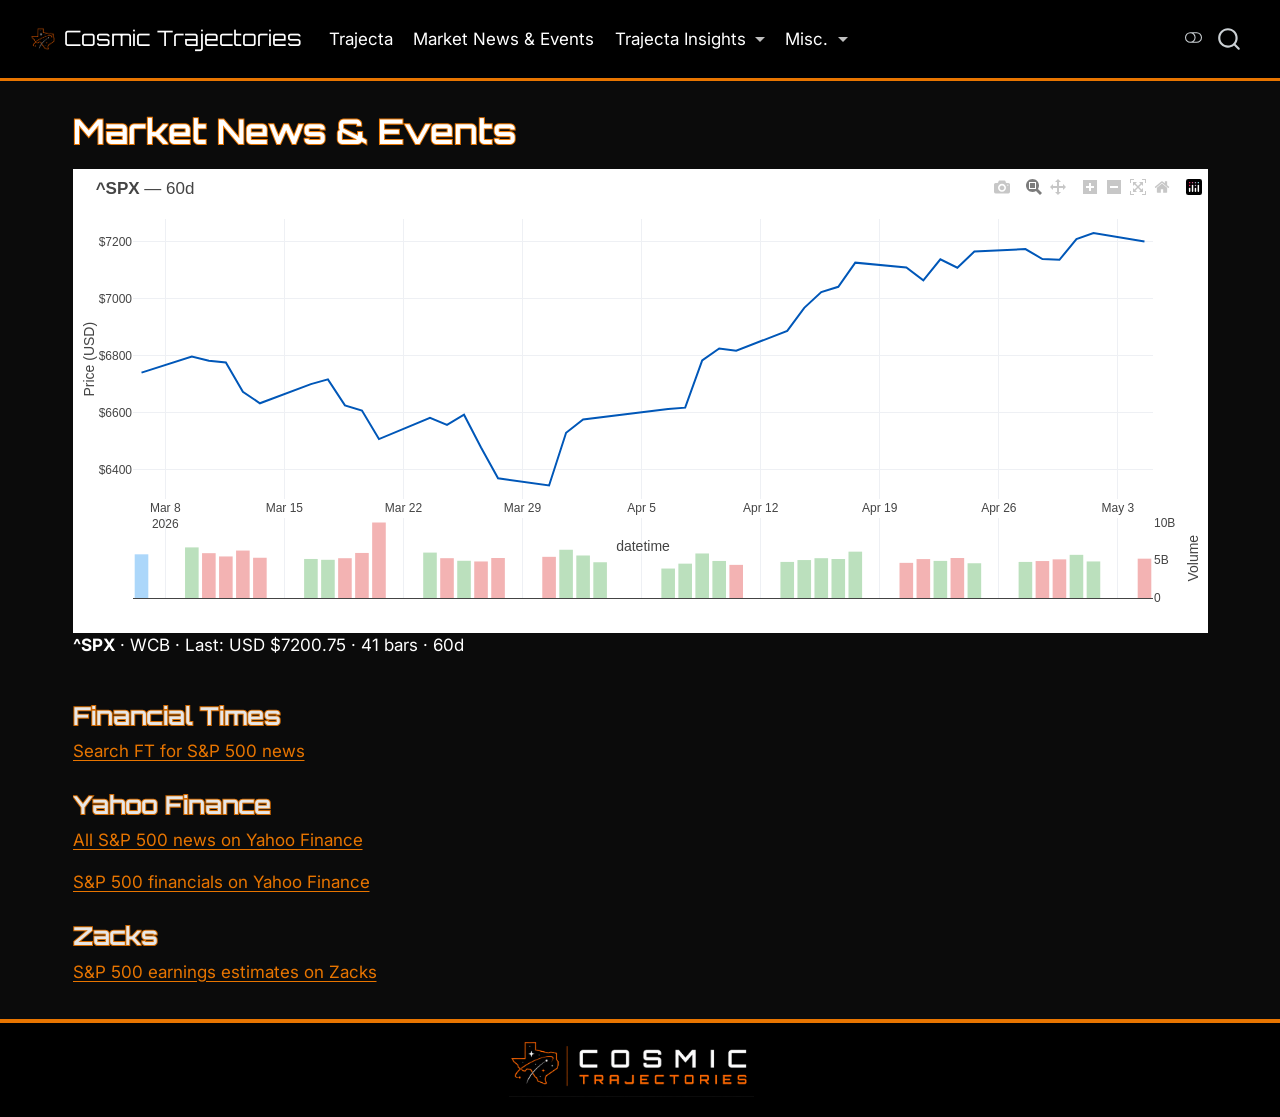
<file: docs/MarketNews.html>
<!DOCTYPE html>
<html xmlns="http://www.w3.org/1999/xhtml" lang="en" xml:lang="en"><head>

<meta charset="utf-8">
<meta name="generator" content="quarto-1.9.17">

<meta name="viewport" content="width=device-width, initial-scale=1.0, user-scalable=yes">


<title>Market News &amp; Events – Cosmic Trajectories</title>
<style>
/* Default styles provided by pandoc.
** See https://pandoc.org/MANUAL.html#variables-for-html for config info.
*/
code{white-space: pre-wrap;}
span.smallcaps{font-variant: small-caps;}
div.columns{display: flex; gap: min(4vw, 1.5em);}
div.column{flex: auto; overflow-x: auto;}
div.hanging-indent{margin-left: 1.5em; text-indent: -1.5em;}
ul.task-list{list-style: none;}
ul.task-list li input[type="checkbox"] {
  width: 0.8em;
  margin: 0 0.8em 0.2em -1em; /* quarto-specific, see https://github.com/quarto-dev/quarto-cli/issues/4556 */ 
  vertical-align: middle;
}
</style>


<script src="site_libs/quarto-nav/quarto-nav.js"></script>
<script src="site_libs/quarto-nav/headroom.min.js"></script>
<script src="site_libs/clipboard/clipboard.min.js"></script>
<script src="site_libs/quarto-search/autocomplete.umd.js"></script>
<script src="site_libs/quarto-search/fuse.min.js"></script>
<script src="site_libs/quarto-search/quarto-search.js"></script>
<meta name="quarto:offset" content="./">
<script src="site_libs/quarto-html/quarto.js" type="module"></script>
<script src="site_libs/quarto-html/tabsets/tabsets.js" type="module"></script>
<script src="site_libs/quarto-html/axe/axe-check.js" type="module"></script>
<script src="site_libs/quarto-html/popper.min.js"></script>
<script src="site_libs/quarto-html/tippy.umd.min.js"></script>
<script src="site_libs/quarto-html/anchor.min.js"></script>
<link href="site_libs/quarto-html/tippy.css" rel="stylesheet">
<link href="site_libs/quarto-html/quarto-syntax-highlighting-ce4278342a015d016477ed09bce942c5.css" rel="stylesheet" class="quarto-color-scheme" id="quarto-text-highlighting-styles">
<link href="site_libs/quarto-html/quarto-syntax-highlighting-dark-dcd9e8c573452b099f942d625f6f4e16.css" rel="stylesheet" class="quarto-color-scheme quarto-color-alternate" id="quarto-text-highlighting-styles">
<link href="site_libs/quarto-html/quarto-syntax-highlighting-ce4278342a015d016477ed09bce942c5.css" rel="stylesheet" class="quarto-color-scheme-extra" id="quarto-text-highlighting-styles">
<script src="site_libs/bootstrap/bootstrap.min.js"></script>
<link href="site_libs/bootstrap/bootstrap-icons.css" rel="stylesheet">
<link href="site_libs/bootstrap/bootstrap-33e4f84bf718c4390454b57d9e138a56.min.css" rel="stylesheet" append-hash="true" class="quarto-color-scheme" id="quarto-bootstrap" data-mode="light">
<link href="site_libs/bootstrap/bootstrap-dark-35778dd2ed83aa9e0ee2435734a657a7.min.css" rel="stylesheet" append-hash="true" class="quarto-color-scheme quarto-color-alternate" id="quarto-bootstrap" data-mode="dark">
<link href="site_libs/bootstrap/bootstrap-33e4f84bf718c4390454b57d9e138a56.min.css" rel="stylesheet" append-hash="true" class="quarto-color-scheme-extra" id="quarto-bootstrap" data-mode="light">
<script id="quarto-search-options" type="application/json">{
  "location": "navbar",
  "copy-button": false,
  "collapse-after": 3,
  "panel-placement": "end",
  "type": "overlay",
  "limit": 50,
  "keyboard-shortcut": [
    "f",
    "/",
    "s"
  ],
  "show-item-context": false,
  "language": {
    "search-no-results-text": "No results",
    "search-matching-documents-text": "matching documents",
    "search-copy-link-title": "Copy link to search",
    "search-hide-matches-text": "Hide additional matches",
    "search-more-match-text": "more match in this document",
    "search-more-matches-text": "more matches in this document",
    "search-clear-button-title": "Clear",
    "search-text-placeholder": "",
    "search-detached-cancel-button-title": "Cancel",
    "search-submit-button-title": "Submit",
    "search-label": "Search"
  }
}</script>
<link href="site_libs/htmltools-fill-0.5.9/fill.css" rel="stylesheet">

<script src="site_libs/htmlwidgets-1.6.4/htmlwidgets.js"></script>

<script src="site_libs/plotly-binding-4.12.0/plotly.js"></script>

<script src="site_libs/typedarray-0.1/typedarray.min.js"></script>

<script src="site_libs/jquery-3.5.1/jquery.min.js"></script>

<link href="site_libs/crosstalk-1.2.2/css/crosstalk.min.css" rel="stylesheet">

<script src="site_libs/crosstalk-1.2.2/js/crosstalk.min.js"></script>

<link href="site_libs/plotly-htmlwidgets-css-2.25.2/plotly-htmlwidgets.css" rel="stylesheet">

<script src="site_libs/plotly-main-2.25.2/plotly-latest.min.js"></script>



<link rel="stylesheet" href="styles.css">
</head>

<body class="nav-fixed quarto-light"><script id="quarto-html-before-body" type="application/javascript">
    const toggleBodyColorMode = (bsSheetEl) => {
      const mode = bsSheetEl.getAttribute("data-mode");
      const bodyEl = window.document.querySelector("body");
      if (mode === "dark") {
        bodyEl.classList.add("quarto-dark");
        bodyEl.classList.remove("quarto-light");
      } else {
        bodyEl.classList.add("quarto-light");
        bodyEl.classList.remove("quarto-dark");
      }
    }
    const toggleBodyColorPrimary = () => {
      const bsSheetEl = window.document.querySelector("link#quarto-bootstrap:not([rel=disabled-stylesheet])");
      if (bsSheetEl) {
        toggleBodyColorMode(bsSheetEl);
      }
    }
    const setColorSchemeToggle = (alternate) => {
      const toggles = window.document.querySelectorAll('.quarto-color-scheme-toggle');
      for (let i=0; i < toggles.length; i++) {
        const toggle = toggles[i];
        if (toggle) {
          if (alternate) {
            toggle.classList.add("alternate");
          } else {
            toggle.classList.remove("alternate");
          }
        }
      }
    };
    const toggleColorMode = (alternate) => {
      // Switch the stylesheets
      const primaryStylesheets = window.document.querySelectorAll('link.quarto-color-scheme:not(.quarto-color-alternate)');
      const alternateStylesheets = window.document.querySelectorAll('link.quarto-color-scheme.quarto-color-alternate');
      manageTransitions('#quarto-margin-sidebar .nav-link', false);
      if (alternate) {
        // note: dark is layered on light, we don't disable primary!
        enableStylesheet(alternateStylesheets);
        for (const sheetNode of alternateStylesheets) {
          if (sheetNode.id === "quarto-bootstrap") {
            toggleBodyColorMode(sheetNode);
          }
        }
      } else {
        disableStylesheet(alternateStylesheets);
        enableStylesheet(primaryStylesheets)
        toggleBodyColorPrimary();
      }
      manageTransitions('#quarto-margin-sidebar .nav-link', true);
      // Switch the toggles
      setColorSchemeToggle(alternate)
      // Hack to workaround the fact that safari doesn't
      // properly recolor the scrollbar when toggling (#1455)
      if (navigator.userAgent.indexOf('Safari') > 0 && navigator.userAgent.indexOf('Chrome') == -1) {
        manageTransitions("body", false);
        window.scrollTo(0, 1);
        setTimeout(() => {
          window.scrollTo(0, 0);
          manageTransitions("body", true);
        }, 40);
      }
    }
    const disableStylesheet = (stylesheets) => {
      for (let i=0; i < stylesheets.length; i++) {
        const stylesheet = stylesheets[i];
        stylesheet.rel = 'disabled-stylesheet';
      }
    }
    const enableStylesheet = (stylesheets) => {
      for (let i=0; i < stylesheets.length; i++) {
        const stylesheet = stylesheets[i];
        if(stylesheet.rel !== 'stylesheet') { // for Chrome, which will still FOUC without this check
          stylesheet.rel = 'stylesheet';
        }
      }
    }
    const manageTransitions = (selector, allowTransitions) => {
      const els = window.document.querySelectorAll(selector);
      for (let i=0; i < els.length; i++) {
        const el = els[i];
        if (allowTransitions) {
          el.classList.remove('notransition');
        } else {
          el.classList.add('notransition');
        }
      }
    }
    const isFileUrl = () => {
      return window.location.protocol === 'file:';
    }
    const hasAlternateSentinel = () => {
      let styleSentinel = getColorSchemeSentinel();
      if (styleSentinel !== null) {
        return styleSentinel === "alternate";
      } else {
        return false;
      }
    }
    const setStyleSentinel = (alternate) => {
      const value = alternate ? "alternate" : "default";
      if (!isFileUrl()) {
        window.localStorage.setItem("quarto-color-scheme", value);
      } else {
        localAlternateSentinel = value;
      }
    }
    const getColorSchemeSentinel = () => {
      if (!isFileUrl()) {
        const storageValue = window.localStorage.getItem("quarto-color-scheme");
        return storageValue != null ? storageValue : localAlternateSentinel;
      } else {
        return localAlternateSentinel;
      }
    }
    const toggleGiscusIfUsed = (isAlternate, darkModeDefault) => {
      const baseTheme = document.querySelector('#giscus-base-theme')?.value ?? 'light';
      const alternateTheme = document.querySelector('#giscus-alt-theme')?.value ?? 'dark';
      let newTheme = '';
      if(authorPrefersDark) {
        newTheme = isAlternate ? baseTheme : alternateTheme;
      } else {
        newTheme = isAlternate ? alternateTheme : baseTheme;
      }
      const changeGiscusTheme = () => {
        // From: https://github.com/giscus/giscus/issues/336
        const sendMessage = (message) => {
          const iframe = document.querySelector('iframe.giscus-frame');
          if (!iframe) return;
          iframe.contentWindow.postMessage({ giscus: message }, 'https://giscus.app');
        }
        sendMessage({
          setConfig: {
            theme: newTheme
          }
        });
      }
      const isGiscussLoaded = window.document.querySelector('iframe.giscus-frame') !== null;
      if (isGiscussLoaded) {
        changeGiscusTheme();
      }
    };
    const authorPrefersDark = false;
    const darkModeDefault = authorPrefersDark;
      document.querySelector('link#quarto-text-highlighting-styles.quarto-color-scheme-extra').rel = 'disabled-stylesheet';
      document.querySelector('link#quarto-bootstrap.quarto-color-scheme-extra').rel = 'disabled-stylesheet';
    let localAlternateSentinel = darkModeDefault ? 'alternate' : 'default';
    // Dark / light mode switch
    window.quartoToggleColorScheme = () => {
      // Read the current dark / light value
      let toAlternate = !hasAlternateSentinel();
      toggleColorMode(toAlternate);
      setStyleSentinel(toAlternate);
      toggleGiscusIfUsed(toAlternate, darkModeDefault);
      window.dispatchEvent(new Event('resize'));
    };
    // Switch to dark mode if need be
    if (hasAlternateSentinel()) {
      toggleColorMode(true);
    } else {
      toggleColorMode(false);
    }
  </script>

<div id="quarto-search-results"></div>
  <header id="quarto-header" class="headroom fixed-top">
    <nav class="navbar navbar-expand-lg " data-bs-theme="dark">
      <div class="navbar-container container-fluid">
      <div class="navbar-brand-container mx-auto">
    <a href="./index.html" class="navbar-brand navbar-brand-logo">
    <img src="./Logos/ct_logo.png" alt="Cosmic Trajectories" class="navbar-logo light-content">
    <img src="./Logos/ct_logo.png" alt="Cosmic Trajectories" class="navbar-logo dark-content">
    </a>
    <a class="navbar-brand" href="./index.html">
    <span class="navbar-title">Cosmic Trajectories</span>
    </a>
  </div>
            <div id="quarto-search" class="" title="Search"></div>
          <button class="navbar-toggler" type="button" data-bs-toggle="collapse" data-bs-target="#navbarCollapse" aria-controls="navbarCollapse" role="menu" aria-expanded="false" aria-label="Toggle navigation" onclick="if (window.quartoToggleHeadroom) { window.quartoToggleHeadroom(); }">
  <span class="navbar-toggler-icon"></span>
</button>
          <div class="collapse navbar-collapse" id="navbarCollapse">
            <ul class="navbar-nav navbar-nav-scroll me-auto">
  <li class="nav-item">
    <a class="nav-link" href="./Trajecta.html"> 
<span class="menu-text">Trajecta</span></a>
  </li>  
  <li class="nav-item">
    <a class="nav-link active" href="./MarketNews.html" aria-current="page"> 
<span class="menu-text">Market News &amp; Events</span></a>
  </li>  
  <li class="nav-item dropdown ">
    <a class="nav-link dropdown-toggle" href="#" id="nav-menu-trajecta-insights" role="link" data-bs-toggle="dropdown" aria-expanded="false">
 <span class="menu-text">Trajecta Insights</span>
    </a>
    <ul class="dropdown-menu" aria-labelledby="nav-menu-trajecta-insights">    
        <li>
    <a class="dropdown-item" href="./FounderBlog.html">
 <span class="dropdown-text">Founder’s Blog</span></a>
  </li>  
    </ul>
  </li>
  <li class="nav-item dropdown ">
    <a class="nav-link dropdown-toggle" href="#" id="nav-menu-misc." role="link" data-bs-toggle="dropdown" aria-expanded="false">
 <span class="menu-text">Misc.</span>
    </a>
    <ul class="dropdown-menu" aria-labelledby="nav-menu-misc.">    
        <li>
    <a class="dropdown-item" href="./AboutPage.html">
 <span class="dropdown-text">About</span></a>
  </li>  
        <li>
    <a class="dropdown-item" href="./ContactPage.html">
 <span class="dropdown-text">Contact</span></a>
  </li>  
    </ul>
  </li>
</ul>
          </div> <!-- /navcollapse -->
            <div class="quarto-navbar-tools">
  <a href="" class="quarto-color-scheme-toggle quarto-navigation-tool  px-1" onclick="window.quartoToggleColorScheme(); return false;" title="Toggle dark mode"><i class="bi"></i></a>
</div>
      </div> <!-- /container-fluid -->
    </nav>
</header>
<!-- content -->
<div id="quarto-content" class="quarto-container page-columns page-rows-contents page-layout-full page-navbar">
<!-- sidebar -->
<!-- margin-sidebar -->
    
<!-- main -->
<main class="content column-page" id="quarto-document-content">


<header id="title-block-header" class="quarto-title-block default">
<div class="quarto-title">
<h1 class="title">Market News &amp; Events</h1>
</div>



<div class="quarto-title-meta column-page">

    
  
    
  </div>
  


</header>


<div class="cell">
<div class="cell-output-display">
<div class="plotly html-widget html-fill-item" id="htmlwidget-e2502fd9797714712846" style="width:100%;height:464px;"></div>
<script type="application/json" data-for="htmlwidget-e2502fd9797714712846">{"x":{"visdat":{"4130b4556f1":["function () ","plotlyVisDat"],"41302d03357d":["function () ","data"],"41301a295745":["function () ","data"]},"cur_data":"41301a295745","attrs":{"41302d03357d":{"alpha_stroke":1,"sizes":[10,100],"spans":[1,20],"x":{},"y":{},"type":"scatter","mode":"lines","name":"^SPX","line":{"color":"#0057b8","width":2},"hovertemplate":"<b>%{x}<\/b><br>Close: $%{y:.2f}<extra><\/extra>","yaxis":"y","inherit":true},"41301a295745":{"alpha_stroke":1,"sizes":[10,100],"spans":[1,20],"x":{},"y":{},"type":"bar","name":"Volume","marker":{"color":["#90caf9","#a5d6a7","#ef9a9a","#ef9a9a","#ef9a9a","#ef9a9a","#a5d6a7","#a5d6a7","#ef9a9a","#ef9a9a","#ef9a9a","#a5d6a7","#ef9a9a","#a5d6a7","#ef9a9a","#ef9a9a","#ef9a9a","#a5d6a7","#a5d6a7","#a5d6a7","#a5d6a7","#a5d6a7","#a5d6a7","#a5d6a7","#ef9a9a","#a5d6a7","#a5d6a7","#a5d6a7","#a5d6a7","#a5d6a7","#ef9a9a","#ef9a9a","#a5d6a7","#ef9a9a","#a5d6a7","#a5d6a7","#ef9a9a","#ef9a9a","#a5d6a7","#a5d6a7","#ef9a9a"]},"opacity":0.75,"hovertemplate":"Vol: %{y:,.0f}<extra><\/extra>","yaxis":"y2","inherit":true}},"layout":{"margin":{"b":35,"l":60,"t":50,"r":55},"title":{"text":"<b>^SPX<\/b> — 60d","x":0.02},"xaxis":{"domain":[0,1],"automargin":true,"type":"date","showgrid":true,"gridcolor":"#eef0f4","rangeslider":{"visible":false},"title":"datetime"},"yaxis":{"domain":[0.26000000000000001,1],"automargin":true,"title":"Price (USD)","showgrid":true,"gridcolor":"#eef0f4","tickprefix":"$"},"yaxis2":{"title":"Volume","domain":[0,0.20999999999999999],"showgrid":false,"side":"right"},"hovermode":"x unified","showlegend":false,"plot_bgcolor":"#fff","paper_bgcolor":"#fff"},"source":"A","config":{"modeBarButtonsToAdd":["hoverclosest","hovercompare"],"showSendToCloud":false,"responsive":true,"displayModeBar":true,"modeBarButtonsToRemove":["lasso2d","select2d"],"toImageButtonOptions":{"format":"png","filename":"^SPX_60d","scale":2}},"data":[{"x":["2026-03-06 14:30:00.000000","2026-03-09 13:30:00.000000","2026-03-10 13:30:00.000000","2026-03-11 13:30:00.000000","2026-03-12 13:30:00.000000","2026-03-13 13:30:00.000000","2026-03-16 13:30:00.000000","2026-03-17 13:30:00.000000","2026-03-18 13:30:00.000000","2026-03-19 13:30:00.000000","2026-03-20 13:30:00.000000","2026-03-23 13:30:00.000000","2026-03-24 13:30:00.000000","2026-03-25 13:30:00.000000","2026-03-26 13:30:00.000000","2026-03-27 13:30:00.000000","2026-03-30 13:30:00.000000","2026-03-31 13:30:00.000000","2026-04-01 13:30:00.000000","2026-04-02 13:30:00.000000","2026-04-06 13:30:00.000000","2026-04-07 13:30:00.000000","2026-04-08 13:30:00.000000","2026-04-09 13:30:00.000000","2026-04-10 13:30:00.000000","2026-04-13 13:30:00.000000","2026-04-14 13:30:00.000000","2026-04-15 13:30:00.000000","2026-04-16 13:30:00.000000","2026-04-17 13:30:00.000000","2026-04-20 13:30:00.000000","2026-04-21 13:30:00.000000","2026-04-22 13:30:00.000000","2026-04-23 13:30:00.000000","2026-04-24 13:30:00.000000","2026-04-27 13:30:00.000000","2026-04-28 13:30:00.000000","2026-04-29 13:30:00.000000","2026-04-30 13:30:00.000000","2026-05-01 13:30:00.000000","2026-05-04 13:30:00.000000"],"y":[6740.02001953125,6795.990234375,6781.47998046875,6775.7998046875,6672.6201171875,6632.18994140625,6699.3798828125,6716.08984375,6624.7001953125,6606.490234375,6506.47998046875,6581,6556.3701171875,6591.89990234375,6477.16015625,6368.85009765625,6343.72021484375,6528.52001953125,6575.31982421875,6582.68994140625,6611.830078125,6616.85009765625,6782.81005859375,6824.66015625,6816.89013671875,6886.240234375,6967.3798828125,7022.9501953125,7041.27978515625,7126.06005859375,7109.14013671875,7064.009765625,7137.89990234375,7108.39990234375,7165.080078125,7173.91015625,7138.7998046875,7135.9501953125,7209.009765625,7230.1201171875,7200.75],"type":"scatter","mode":"lines","name":"^SPX","line":{"color":"#0057b8","width":2},"hovertemplate":["<b>%{x}<\/b><br>Close: $%{y:.2f}<extra><\/extra>","<b>%{x}<\/b><br>Close: $%{y:.2f}<extra><\/extra>","<b>%{x}<\/b><br>Close: $%{y:.2f}<extra><\/extra>","<b>%{x}<\/b><br>Close: $%{y:.2f}<extra><\/extra>","<b>%{x}<\/b><br>Close: $%{y:.2f}<extra><\/extra>","<b>%{x}<\/b><br>Close: $%{y:.2f}<extra><\/extra>","<b>%{x}<\/b><br>Close: $%{y:.2f}<extra><\/extra>","<b>%{x}<\/b><br>Close: $%{y:.2f}<extra><\/extra>","<b>%{x}<\/b><br>Close: $%{y:.2f}<extra><\/extra>","<b>%{x}<\/b><br>Close: $%{y:.2f}<extra><\/extra>","<b>%{x}<\/b><br>Close: $%{y:.2f}<extra><\/extra>","<b>%{x}<\/b><br>Close: $%{y:.2f}<extra><\/extra>","<b>%{x}<\/b><br>Close: $%{y:.2f}<extra><\/extra>","<b>%{x}<\/b><br>Close: $%{y:.2f}<extra><\/extra>","<b>%{x}<\/b><br>Close: $%{y:.2f}<extra><\/extra>","<b>%{x}<\/b><br>Close: $%{y:.2f}<extra><\/extra>","<b>%{x}<\/b><br>Close: $%{y:.2f}<extra><\/extra>","<b>%{x}<\/b><br>Close: $%{y:.2f}<extra><\/extra>","<b>%{x}<\/b><br>Close: $%{y:.2f}<extra><\/extra>","<b>%{x}<\/b><br>Close: $%{y:.2f}<extra><\/extra>","<b>%{x}<\/b><br>Close: $%{y:.2f}<extra><\/extra>","<b>%{x}<\/b><br>Close: $%{y:.2f}<extra><\/extra>","<b>%{x}<\/b><br>Close: $%{y:.2f}<extra><\/extra>","<b>%{x}<\/b><br>Close: $%{y:.2f}<extra><\/extra>","<b>%{x}<\/b><br>Close: $%{y:.2f}<extra><\/extra>","<b>%{x}<\/b><br>Close: $%{y:.2f}<extra><\/extra>","<b>%{x}<\/b><br>Close: $%{y:.2f}<extra><\/extra>","<b>%{x}<\/b><br>Close: $%{y:.2f}<extra><\/extra>","<b>%{x}<\/b><br>Close: $%{y:.2f}<extra><\/extra>","<b>%{x}<\/b><br>Close: $%{y:.2f}<extra><\/extra>","<b>%{x}<\/b><br>Close: $%{y:.2f}<extra><\/extra>","<b>%{x}<\/b><br>Close: $%{y:.2f}<extra><\/extra>","<b>%{x}<\/b><br>Close: $%{y:.2f}<extra><\/extra>","<b>%{x}<\/b><br>Close: $%{y:.2f}<extra><\/extra>","<b>%{x}<\/b><br>Close: $%{y:.2f}<extra><\/extra>","<b>%{x}<\/b><br>Close: $%{y:.2f}<extra><\/extra>","<b>%{x}<\/b><br>Close: $%{y:.2f}<extra><\/extra>","<b>%{x}<\/b><br>Close: $%{y:.2f}<extra><\/extra>","<b>%{x}<\/b><br>Close: $%{y:.2f}<extra><\/extra>","<b>%{x}<\/b><br>Close: $%{y:.2f}<extra><\/extra>","<b>%{x}<\/b><br>Close: $%{y:.2f}<extra><\/extra>"],"yaxis":"y","marker":{"color":"rgba(31,119,180,1)","line":{"color":"rgba(31,119,180,1)"}},"error_y":{"color":"rgba(31,119,180,1)"},"error_x":{"color":"rgba(31,119,180,1)"},"xaxis":"x","frame":null},{"x":["2026-03-06 14:30:00.000000","2026-03-09 13:30:00.000000","2026-03-10 13:30:00.000000","2026-03-11 13:30:00.000000","2026-03-12 13:30:00.000000","2026-03-13 13:30:00.000000","2026-03-16 13:30:00.000000","2026-03-17 13:30:00.000000","2026-03-18 13:30:00.000000","2026-03-19 13:30:00.000000","2026-03-20 13:30:00.000000","2026-03-23 13:30:00.000000","2026-03-24 13:30:00.000000","2026-03-25 13:30:00.000000","2026-03-26 13:30:00.000000","2026-03-27 13:30:00.000000","2026-03-30 13:30:00.000000","2026-03-31 13:30:00.000000","2026-04-01 13:30:00.000000","2026-04-02 13:30:00.000000","2026-04-06 13:30:00.000000","2026-04-07 13:30:00.000000","2026-04-08 13:30:00.000000","2026-04-09 13:30:00.000000","2026-04-10 13:30:00.000000","2026-04-13 13:30:00.000000","2026-04-14 13:30:00.000000","2026-04-15 13:30:00.000000","2026-04-16 13:30:00.000000","2026-04-17 13:30:00.000000","2026-04-20 13:30:00.000000","2026-04-21 13:30:00.000000","2026-04-22 13:30:00.000000","2026-04-23 13:30:00.000000","2026-04-24 13:30:00.000000","2026-04-27 13:30:00.000000","2026-04-28 13:30:00.000000","2026-04-29 13:30:00.000000","2026-04-30 13:30:00.000000","2026-05-01 13:30:00.000000","2026-05-04 13:30:00.000000"],"y":[5793120000,6709410000,5944950000,5511090000,6292170000,5337120000,5176290000,5063390000,5275480000,5973390000,10025820000,6020650000,5278580000,4936720000,4845560000,5303490000,5458640000,6396100000,5637260000,4740740000,3906440000,4555680000,5904880000,4912410000,4393220000,4785840000,5032380000,5278610000,5173650000,6145300000,4661130000,5160270000,4919460000,5307260000,4608830000,4783750000,4900650000,5123100000,5723790000,4847390000,5215480000],"type":"bar","name":"Volume","marker":{"color":["#90caf9","#a5d6a7","#ef9a9a","#ef9a9a","#ef9a9a","#ef9a9a","#a5d6a7","#a5d6a7","#ef9a9a","#ef9a9a","#ef9a9a","#a5d6a7","#ef9a9a","#a5d6a7","#ef9a9a","#ef9a9a","#ef9a9a","#a5d6a7","#a5d6a7","#a5d6a7","#a5d6a7","#a5d6a7","#a5d6a7","#a5d6a7","#ef9a9a","#a5d6a7","#a5d6a7","#a5d6a7","#a5d6a7","#a5d6a7","#ef9a9a","#ef9a9a","#a5d6a7","#ef9a9a","#a5d6a7","#a5d6a7","#ef9a9a","#ef9a9a","#a5d6a7","#a5d6a7","#ef9a9a"],"line":{"color":"rgba(255,127,14,1)"}},"opacity":0.75,"hovertemplate":["Vol: %{y:,.0f}<extra><\/extra>","Vol: %{y:,.0f}<extra><\/extra>","Vol: %{y:,.0f}<extra><\/extra>","Vol: %{y:,.0f}<extra><\/extra>","Vol: %{y:,.0f}<extra><\/extra>","Vol: %{y:,.0f}<extra><\/extra>","Vol: %{y:,.0f}<extra><\/extra>","Vol: %{y:,.0f}<extra><\/extra>","Vol: %{y:,.0f}<extra><\/extra>","Vol: %{y:,.0f}<extra><\/extra>","Vol: %{y:,.0f}<extra><\/extra>","Vol: %{y:,.0f}<extra><\/extra>","Vol: %{y:,.0f}<extra><\/extra>","Vol: %{y:,.0f}<extra><\/extra>","Vol: %{y:,.0f}<extra><\/extra>","Vol: %{y:,.0f}<extra><\/extra>","Vol: %{y:,.0f}<extra><\/extra>","Vol: %{y:,.0f}<extra><\/extra>","Vol: %{y:,.0f}<extra><\/extra>","Vol: %{y:,.0f}<extra><\/extra>","Vol: %{y:,.0f}<extra><\/extra>","Vol: %{y:,.0f}<extra><\/extra>","Vol: %{y:,.0f}<extra><\/extra>","Vol: %{y:,.0f}<extra><\/extra>","Vol: %{y:,.0f}<extra><\/extra>","Vol: %{y:,.0f}<extra><\/extra>","Vol: %{y:,.0f}<extra><\/extra>","Vol: %{y:,.0f}<extra><\/extra>","Vol: %{y:,.0f}<extra><\/extra>","Vol: %{y:,.0f}<extra><\/extra>","Vol: %{y:,.0f}<extra><\/extra>","Vol: %{y:,.0f}<extra><\/extra>","Vol: %{y:,.0f}<extra><\/extra>","Vol: %{y:,.0f}<extra><\/extra>","Vol: %{y:,.0f}<extra><\/extra>","Vol: %{y:,.0f}<extra><\/extra>","Vol: %{y:,.0f}<extra><\/extra>","Vol: %{y:,.0f}<extra><\/extra>","Vol: %{y:,.0f}<extra><\/extra>","Vol: %{y:,.0f}<extra><\/extra>","Vol: %{y:,.0f}<extra><\/extra>"],"yaxis":"y2","error_y":{"color":"rgba(255,127,14,1)"},"error_x":{"color":"rgba(255,127,14,1)"},"xaxis":"x","frame":null}],"highlight":{"on":"plotly_click","persistent":false,"dynamic":false,"selectize":false,"opacityDim":0.20000000000000001,"selected":{"opacity":1},"debounce":0},"shinyEvents":["plotly_hover","plotly_click","plotly_selected","plotly_relayout","plotly_brushed","plotly_brushing","plotly_clickannotation","plotly_doubleclick","plotly_deselect","plotly_afterplot","plotly_sunburstclick"],"base_url":"https://plot.ly"},"evals":[],"jsHooks":[]}</script>
</div>
<div class="cell-output-display">
<p><strong>^SPX</strong> · WCB · Last: USD $7200.75 · 41 bars · 60d</p>
</div>
<div class="cell-output-display">
<h3 class="anchored">Financial Times</h3><p><a href="https://www.ft.com/search?q=S&amp;P%20500" target="_blank">Search FT for S&amp;P 500 news</a></p><h3 class="anchored">Yahoo Finance</h3><p><a href="https://finance.yahoo.com/quote/S&amp;P 500/news/" target="_blank">All S&amp;P 500 news on Yahoo Finance</a></p><p><a href="https://finance.yahoo.com/quote/S&amp;P 500/financials/" target="_blank">S&amp;P 500 financials on Yahoo Finance</a></p><h3 class="anchored">Zacks</h3><p><a href="https://www.zacks.com/stock/quote/S&amp;P 500/detailed-earning-estimates" target="_blank">S&amp;P 500 earnings estimates on Zacks</a></p>
</div>
</div>



</main> <!-- /main -->


<footer class="custom-footer">

  <div class="custom-footer-inner">

    <img src="Logos/ct_banner.png" class="footer-logo">

  </div>

</footer>
<script id="quarto-html-after-body" type="application/javascript">
  window.document.addEventListener("DOMContentLoaded", function (event) {
    // Ensure there is a toggle, if there isn't float one in the top right
    if (window.document.querySelector('.quarto-color-scheme-toggle') === null) {
      const a = window.document.createElement('a');
      a.classList.add('top-right');
      a.classList.add('quarto-color-scheme-toggle');
      a.href = "";
      a.onclick = function() { try { window.quartoToggleColorScheme(); } catch {} return false; };
      const i = window.document.createElement("i");
      i.classList.add('bi');
      a.appendChild(i);
      window.document.body.appendChild(a);
    }
    setColorSchemeToggle(hasAlternateSentinel())
    const icon = "";
    const anchorJS = new window.AnchorJS();
    anchorJS.options = {
      placement: 'right',
      icon: icon
    };
    anchorJS.add('.anchored');
    const isCodeAnnotation = (el) => {
      for (const clz of el.classList) {
        if (clz.startsWith('code-annotation-')) {                     
          return true;
        }
      }
      return false;
    }
    const onCopySuccess = function(e) {
      // button target
      const button = e.trigger;
      // don't keep focus
      button.blur();
      // flash "checked"
      button.classList.add('code-copy-button-checked');
      var currentTitle = button.getAttribute("title");
      button.setAttribute("title", "Copied!");
      let tooltip;
      if (window.bootstrap) {
        button.setAttribute("data-bs-toggle", "tooltip");
        button.setAttribute("data-bs-placement", "left");
        button.setAttribute("data-bs-title", "Copied!");
        tooltip = new bootstrap.Tooltip(button, 
          { trigger: "manual", 
            customClass: "code-copy-button-tooltip",
            offset: [0, -8]});
        tooltip.show();    
      }
      setTimeout(function() {
        if (tooltip) {
          tooltip.hide();
          button.removeAttribute("data-bs-title");
          button.removeAttribute("data-bs-toggle");
          button.removeAttribute("data-bs-placement");
        }
        button.setAttribute("title", currentTitle);
        button.classList.remove('code-copy-button-checked');
      }, 1000);
      // clear code selection
      e.clearSelection();
    }
    const getTextToCopy = function(trigger) {
      const outerScaffold = trigger.parentElement.cloneNode(true);
      const codeEl = outerScaffold.querySelector('code');
      for (const childEl of codeEl.children) {
        if (isCodeAnnotation(childEl)) {
          childEl.remove();
        }
      }
      return codeEl.innerText;
    }
    const clipboard = new window.ClipboardJS('.code-copy-button:not([data-in-quarto-modal])', {
      text: getTextToCopy
    });
    clipboard.on('success', onCopySuccess);
    if (window.document.getElementById('quarto-embedded-source-code-modal')) {
      const clipboardModal = new window.ClipboardJS('.code-copy-button[data-in-quarto-modal]', {
        text: getTextToCopy,
        container: window.document.getElementById('quarto-embedded-source-code-modal')
      });
      clipboardModal.on('success', onCopySuccess);
    }
      var localhostRegex = new RegExp(/^(?:http|https):\/\/localhost\:?[0-9]*\//);
      var mailtoRegex = new RegExp(/^mailto:/);
        var filterRegex = new RegExp('/' + window.location.host + '/');
      var isInternal = (href) => {
          return filterRegex.test(href) || localhostRegex.test(href) || mailtoRegex.test(href);
      }
      // Inspect non-navigation links and adorn them if external
     var links = window.document.querySelectorAll('a[href]:not(.nav-link):not(.navbar-brand):not(.toc-action):not(.sidebar-link):not(.sidebar-item-toggle):not(.pagination-link):not(.no-external):not([aria-hidden]):not(.dropdown-item):not(.quarto-navigation-tool):not(.about-link)');
      for (var i=0; i<links.length; i++) {
        const link = links[i];
        if (!isInternal(link.href)) {
          // undo the damage that might have been done by quarto-nav.js in the case of
          // links that we want to consider external
          if (link.dataset.originalHref !== undefined) {
            link.href = link.dataset.originalHref;
          }
        }
      }
    function tippyHover(el, contentFn, onTriggerFn, onUntriggerFn) {
      const config = {
        allowHTML: true,
        maxWidth: 500,
        delay: 100,
        arrow: false,
        appendTo: function(el) {
            return el.parentElement;
        },
        interactive: true,
        interactiveBorder: 10,
        theme: 'quarto',
        placement: 'bottom-start',
      };
      if (contentFn) {
        config.content = contentFn;
      }
      if (onTriggerFn) {
        config.onTrigger = onTriggerFn;
      }
      if (onUntriggerFn) {
        config.onUntrigger = onUntriggerFn;
      }
      window.tippy(el, config); 
    }
    const noterefs = window.document.querySelectorAll('a[role="doc-noteref"]');
    for (var i=0; i<noterefs.length; i++) {
      const ref = noterefs[i];
      tippyHover(ref, function() {
        // use id or data attribute instead here
        let href = ref.getAttribute('data-footnote-href') || ref.getAttribute('href');
        try { href = new URL(href).hash; } catch {}
        const id = href.replace(/^#\/?/, "");
        const note = window.document.getElementById(id);
        if (note) {
          return note.innerHTML;
        } else {
          return "";
        }
      });
    }
    const xrefs = window.document.querySelectorAll('a.quarto-xref');
    const processXRef = (id, note) => {
      // Strip column container classes
      const stripColumnClz = (el) => {
        el.classList.remove("page-full", "page-columns");
        if (el.children) {
          for (const child of el.children) {
            stripColumnClz(child);
          }
        }
      }
      stripColumnClz(note)
      if (id === null || id.startsWith('sec-')) {
        // Special case sections, only their first couple elements
        const container = document.createElement("div");
        if (note.children && note.children.length > 2) {
          container.appendChild(note.children[0].cloneNode(true));
          for (let i = 1; i < note.children.length; i++) {
            const child = note.children[i];
            if (child.tagName === "P" && child.innerText === "") {
              continue;
            } else {
              container.appendChild(child.cloneNode(true));
              break;
            }
          }
          if (window.Quarto?.typesetMath) {
            window.Quarto.typesetMath(container);
          }
          return container.innerHTML
        } else {
          if (window.Quarto?.typesetMath) {
            window.Quarto.typesetMath(note);
          }
          return note.innerHTML;
        }
      } else {
        // Remove any anchor links if they are present
        const anchorLink = note.querySelector('a.anchorjs-link');
        if (anchorLink) {
          anchorLink.remove();
        }
        if (window.Quarto?.typesetMath) {
          window.Quarto.typesetMath(note);
        }
        if (note.classList.contains("callout")) {
          return note.outerHTML;
        } else {
          return note.innerHTML;
        }
      }
    }
    for (var i=0; i<xrefs.length; i++) {
      const xref = xrefs[i];
      tippyHover(xref, undefined, function(instance) {
        instance.disable();
        let url = xref.getAttribute('href');
        let hash = undefined; 
        if (url.startsWith('#')) {
          hash = url;
        } else {
          try { hash = new URL(url).hash; } catch {}
        }
        if (hash) {
          const id = hash.replace(/^#\/?/, "");
          const note = window.document.getElementById(id);
          if (note !== null) {
            try {
              const html = processXRef(id, note.cloneNode(true));
              instance.setContent(html);
            } finally {
              instance.enable();
              instance.show();
            }
          } else {
            // See if we can fetch this
            fetch(url.split('#')[0])
            .then(res => res.text())
            .then(html => {
              const parser = new DOMParser();
              const htmlDoc = parser.parseFromString(html, "text/html");
              const note = htmlDoc.getElementById(id);
              if (note !== null) {
                const html = processXRef(id, note);
                instance.setContent(html);
              } 
            }).finally(() => {
              instance.enable();
              instance.show();
            });
          }
        } else {
          // See if we can fetch a full url (with no hash to target)
          // This is a special case and we should probably do some content thinning / targeting
          fetch(url)
          .then(res => res.text())
          .then(html => {
            const parser = new DOMParser();
            const htmlDoc = parser.parseFromString(html, "text/html");
            const note = htmlDoc.querySelector('main.content');
            if (note !== null) {
              // This should only happen for chapter cross references
              // (since there is no id in the URL)
              // remove the first header
              if (note.children.length > 0 && note.children[0].tagName === "HEADER") {
                note.children[0].remove();
              }
              const html = processXRef(null, note);
              instance.setContent(html);
            } 
          }).finally(() => {
            instance.enable();
            instance.show();
          });
        }
      }, function(instance) {
      });
    }
        let selectedAnnoteEl;
        const selectorForAnnotation = ( cell, annotation) => {
          let cellAttr = 'data-code-cell="' + cell + '"';
          let lineAttr = 'data-code-annotation="' +  annotation + '"';
          const selector = 'span[' + cellAttr + '][' + lineAttr + ']';
          return selector;
        }
        const selectCodeLines = (annoteEl) => {
          const doc = window.document;
          const targetCell = annoteEl.getAttribute("data-target-cell");
          const targetAnnotation = annoteEl.getAttribute("data-target-annotation");
          const annoteSpan = window.document.querySelector(selectorForAnnotation(targetCell, targetAnnotation));
          const lines = annoteSpan.getAttribute("data-code-lines").split(",");
          const lineIds = lines.map((line) => {
            return targetCell + "-" + line;
          })
          let top = null;
          let height = null;
          let parent = null;
          if (lineIds.length > 0) {
              //compute the position of the single el (top and bottom and make a div)
              const el = window.document.getElementById(lineIds[0]);
              top = el.offsetTop;
              height = el.offsetHeight;
              parent = el.parentElement.parentElement;
            if (lineIds.length > 1) {
              const lastEl = window.document.getElementById(lineIds[lineIds.length - 1]);
              const bottom = lastEl.offsetTop + lastEl.offsetHeight;
              height = bottom - top;
            }
            if (top !== null && height !== null && parent !== null) {
              // cook up a div (if necessary) and position it 
              let div = window.document.getElementById("code-annotation-line-highlight");
              if (div === null) {
                div = window.document.createElement("div");
                div.setAttribute("id", "code-annotation-line-highlight");
                div.style.position = 'absolute';
                parent.appendChild(div);
              }
              div.style.top = top - 2 + "px";
              div.style.height = height + 4 + "px";
              div.style.left = 0;
              let gutterDiv = window.document.getElementById("code-annotation-line-highlight-gutter");
              if (gutterDiv === null) {
                gutterDiv = window.document.createElement("div");
                gutterDiv.setAttribute("id", "code-annotation-line-highlight-gutter");
                gutterDiv.style.position = 'absolute';
                const codeCell = window.document.getElementById(targetCell);
                const gutter = codeCell.querySelector('.code-annotation-gutter');
                gutter.appendChild(gutterDiv);
              }
              gutterDiv.style.top = top - 2 + "px";
              gutterDiv.style.height = height + 4 + "px";
            }
            selectedAnnoteEl = annoteEl;
          }
        };
        const unselectCodeLines = () => {
          const elementsIds = ["code-annotation-line-highlight", "code-annotation-line-highlight-gutter"];
          elementsIds.forEach((elId) => {
            const div = window.document.getElementById(elId);
            if (div) {
              div.remove();
            }
          });
          selectedAnnoteEl = undefined;
        };
          // Handle positioning of the toggle
      window.addEventListener(
        "resize",
        throttle(() => {
          elRect = undefined;
          if (selectedAnnoteEl) {
            selectCodeLines(selectedAnnoteEl);
          }
        }, 10)
      );
      function throttle(fn, ms) {
      let throttle = false;
      let timer;
        return (...args) => {
          if(!throttle) { // first call gets through
              fn.apply(this, args);
              throttle = true;
          } else { // all the others get throttled
              if(timer) clearTimeout(timer); // cancel #2
              timer = setTimeout(() => {
                fn.apply(this, args);
                timer = throttle = false;
              }, ms);
          }
        };
      }
        // Attach click handler to the DT
        const annoteDls = window.document.querySelectorAll('dt[data-target-cell]');
        for (const annoteDlNode of annoteDls) {
          annoteDlNode.addEventListener('click', (event) => {
            const clickedEl = event.target;
            if (clickedEl !== selectedAnnoteEl) {
              unselectCodeLines();
              const activeEl = window.document.querySelector('dt[data-target-cell].code-annotation-active');
              if (activeEl) {
                activeEl.classList.remove('code-annotation-active');
              }
              selectCodeLines(clickedEl);
              clickedEl.classList.add('code-annotation-active');
            } else {
              // Unselect the line
              unselectCodeLines();
              clickedEl.classList.remove('code-annotation-active');
            }
          });
        }
    const findCites = (el) => {
      const parentEl = el.parentElement;
      if (parentEl) {
        const cites = parentEl.dataset.cites;
        if (cites) {
          return {
            el,
            cites: cites.split(' ')
          };
        } else {
          return findCites(el.parentElement)
        }
      } else {
        return undefined;
      }
    };
    var bibliorefs = window.document.querySelectorAll('a[role="doc-biblioref"]');
    for (var i=0; i<bibliorefs.length; i++) {
      const ref = bibliorefs[i];
      const citeInfo = findCites(ref);
      if (citeInfo) {
        tippyHover(citeInfo.el, function() {
          var popup = window.document.createElement('div');
          citeInfo.cites.forEach(function(cite) {
            var citeDiv = window.document.createElement('div');
            citeDiv.classList.add('hanging-indent');
            citeDiv.classList.add('csl-entry');
            var biblioDiv = window.document.getElementById('ref-' + cite);
            if (biblioDiv) {
              citeDiv.innerHTML = biblioDiv.innerHTML;
            }
            popup.appendChild(citeDiv);
          });
          return popup.innerHTML;
        });
      }
    }
  });
  </script>
</div> <!-- /content -->




</body></html>
</file>
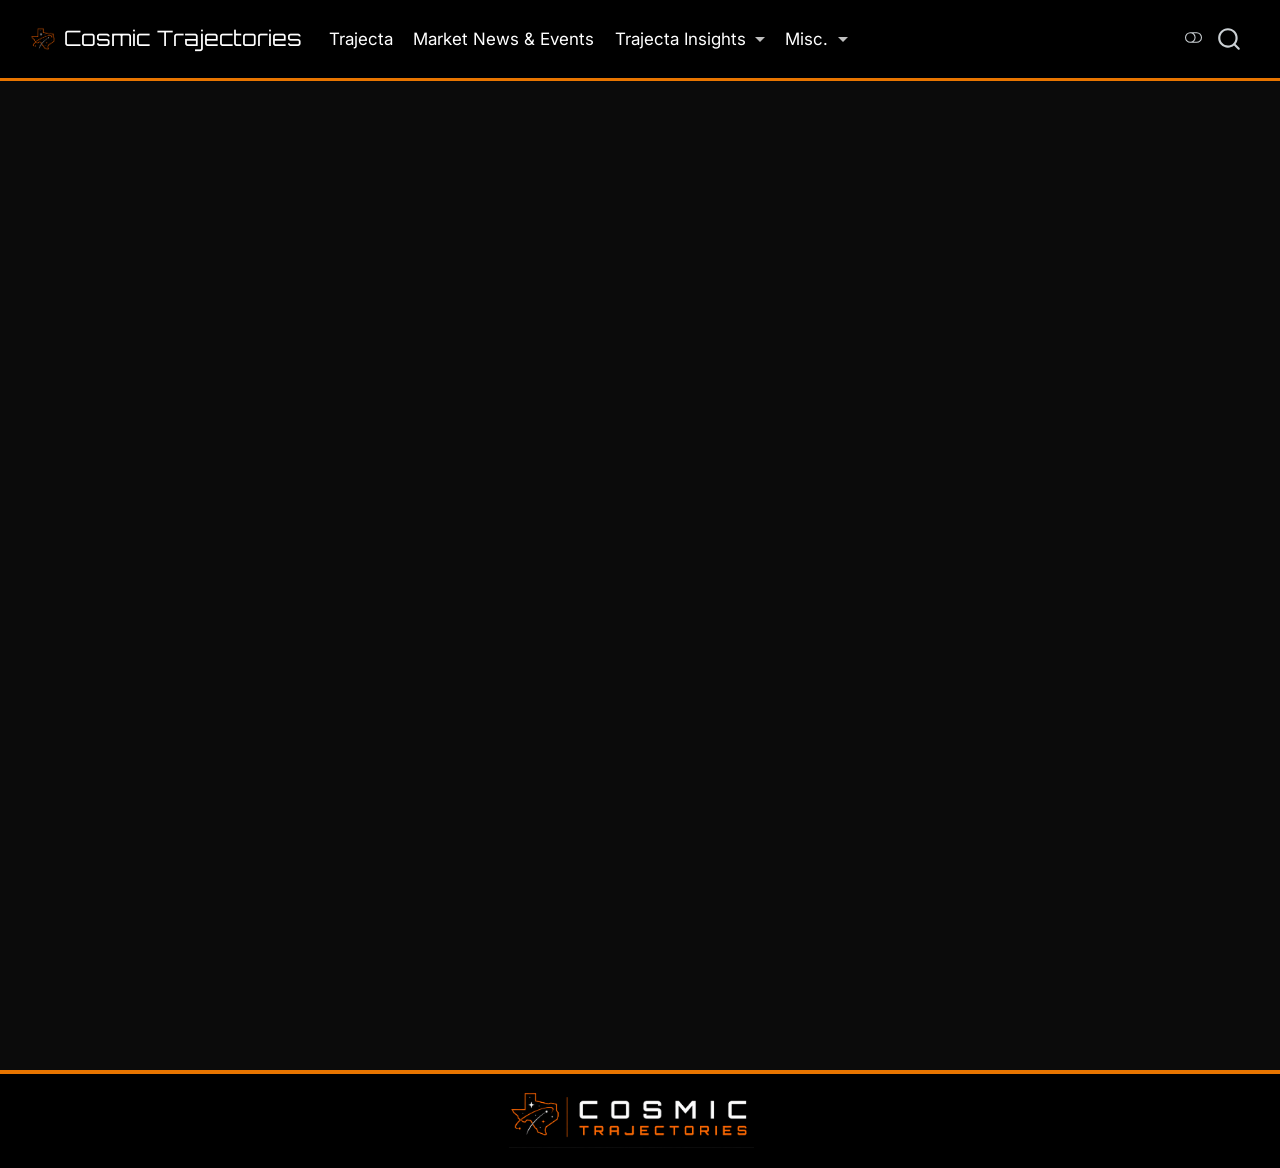
<file: docs/Trajecta.html>
<!DOCTYPE html>
<html xmlns="http://www.w3.org/1999/xhtml" lang="en" xml:lang="en"><head>

<meta charset="utf-8">
<meta name="generator" content="quarto-1.9.17">

<meta name="viewport" content="width=device-width, initial-scale=1.0, user-scalable=yes">


<title>trajecta – Cosmic Trajectories</title>
<style>
/* Default styles provided by pandoc.
** See https://pandoc.org/MANUAL.html#variables-for-html for config info.
*/
code{white-space: pre-wrap;}
span.smallcaps{font-variant: small-caps;}
div.columns{display: flex; gap: min(4vw, 1.5em);}
div.column{flex: auto; overflow-x: auto;}
div.hanging-indent{margin-left: 1.5em; text-indent: -1.5em;}
ul.task-list{list-style: none;}
ul.task-list li input[type="checkbox"] {
  width: 0.8em;
  margin: 0 0.8em 0.2em -1em; /* quarto-specific, see https://github.com/quarto-dev/quarto-cli/issues/4556 */ 
  vertical-align: middle;
}
</style>


<script src="site_libs/quarto-nav/quarto-nav.js"></script>
<script src="site_libs/quarto-nav/headroom.min.js"></script>
<script src="site_libs/clipboard/clipboard.min.js"></script>
<script src="site_libs/quarto-search/autocomplete.umd.js"></script>
<script src="site_libs/quarto-search/fuse.min.js"></script>
<script src="site_libs/quarto-search/quarto-search.js"></script>
<meta name="quarto:offset" content="./">
<script src="site_libs/quarto-html/quarto.js" type="module"></script>
<script src="site_libs/quarto-html/tabsets/tabsets.js" type="module"></script>
<script src="site_libs/quarto-html/axe/axe-check.js" type="module"></script>
<script src="site_libs/quarto-html/popper.min.js"></script>
<script src="site_libs/quarto-html/tippy.umd.min.js"></script>
<script src="site_libs/quarto-html/anchor.min.js"></script>
<link href="site_libs/quarto-html/tippy.css" rel="stylesheet">
<link href="site_libs/quarto-html/quarto-syntax-highlighting-ce4278342a015d016477ed09bce942c5.css" rel="stylesheet" class="quarto-color-scheme" id="quarto-text-highlighting-styles">
<link href="site_libs/quarto-html/quarto-syntax-highlighting-dark-dcd9e8c573452b099f942d625f6f4e16.css" rel="stylesheet" class="quarto-color-scheme quarto-color-alternate" id="quarto-text-highlighting-styles">
<link href="site_libs/quarto-html/quarto-syntax-highlighting-ce4278342a015d016477ed09bce942c5.css" rel="stylesheet" class="quarto-color-scheme-extra" id="quarto-text-highlighting-styles">
<script src="site_libs/bootstrap/bootstrap.min.js"></script>
<link href="site_libs/bootstrap/bootstrap-icons.css" rel="stylesheet">
<link href="site_libs/bootstrap/bootstrap-33e4f84bf718c4390454b57d9e138a56.min.css" rel="stylesheet" append-hash="true" class="quarto-color-scheme" id="quarto-bootstrap" data-mode="light">
<link href="site_libs/bootstrap/bootstrap-dark-35778dd2ed83aa9e0ee2435734a657a7.min.css" rel="stylesheet" append-hash="true" class="quarto-color-scheme quarto-color-alternate" id="quarto-bootstrap" data-mode="dark">
<link href="site_libs/bootstrap/bootstrap-33e4f84bf718c4390454b57d9e138a56.min.css" rel="stylesheet" append-hash="true" class="quarto-color-scheme-extra" id="quarto-bootstrap" data-mode="light">
<script id="quarto-search-options" type="application/json">{
  "location": "navbar",
  "copy-button": false,
  "collapse-after": 3,
  "panel-placement": "end",
  "type": "overlay",
  "limit": 50,
  "keyboard-shortcut": [
    "f",
    "/",
    "s"
  ],
  "show-item-context": false,
  "language": {
    "search-no-results-text": "No results",
    "search-matching-documents-text": "matching documents",
    "search-copy-link-title": "Copy link to search",
    "search-hide-matches-text": "Hide additional matches",
    "search-more-match-text": "more match in this document",
    "search-more-matches-text": "more matches in this document",
    "search-clear-button-title": "Clear",
    "search-text-placeholder": "",
    "search-detached-cancel-button-title": "Cancel",
    "search-submit-button-title": "Submit",
    "search-label": "Search"
  }
}</script>


<link rel="stylesheet" href="styles.css">
</head>

<body class="nav-fixed quarto-light"><script id="quarto-html-before-body" type="application/javascript">
    const toggleBodyColorMode = (bsSheetEl) => {
      const mode = bsSheetEl.getAttribute("data-mode");
      const bodyEl = window.document.querySelector("body");
      if (mode === "dark") {
        bodyEl.classList.add("quarto-dark");
        bodyEl.classList.remove("quarto-light");
      } else {
        bodyEl.classList.add("quarto-light");
        bodyEl.classList.remove("quarto-dark");
      }
    }
    const toggleBodyColorPrimary = () => {
      const bsSheetEl = window.document.querySelector("link#quarto-bootstrap:not([rel=disabled-stylesheet])");
      if (bsSheetEl) {
        toggleBodyColorMode(bsSheetEl);
      }
    }
    const setColorSchemeToggle = (alternate) => {
      const toggles = window.document.querySelectorAll('.quarto-color-scheme-toggle');
      for (let i=0; i < toggles.length; i++) {
        const toggle = toggles[i];
        if (toggle) {
          if (alternate) {
            toggle.classList.add("alternate");
          } else {
            toggle.classList.remove("alternate");
          }
        }
      }
    };
    const toggleColorMode = (alternate) => {
      // Switch the stylesheets
      const primaryStylesheets = window.document.querySelectorAll('link.quarto-color-scheme:not(.quarto-color-alternate)');
      const alternateStylesheets = window.document.querySelectorAll('link.quarto-color-scheme.quarto-color-alternate');
      manageTransitions('#quarto-margin-sidebar .nav-link', false);
      if (alternate) {
        // note: dark is layered on light, we don't disable primary!
        enableStylesheet(alternateStylesheets);
        for (const sheetNode of alternateStylesheets) {
          if (sheetNode.id === "quarto-bootstrap") {
            toggleBodyColorMode(sheetNode);
          }
        }
      } else {
        disableStylesheet(alternateStylesheets);
        enableStylesheet(primaryStylesheets)
        toggleBodyColorPrimary();
      }
      manageTransitions('#quarto-margin-sidebar .nav-link', true);
      // Switch the toggles
      setColorSchemeToggle(alternate)
      // Hack to workaround the fact that safari doesn't
      // properly recolor the scrollbar when toggling (#1455)
      if (navigator.userAgent.indexOf('Safari') > 0 && navigator.userAgent.indexOf('Chrome') == -1) {
        manageTransitions("body", false);
        window.scrollTo(0, 1);
        setTimeout(() => {
          window.scrollTo(0, 0);
          manageTransitions("body", true);
        }, 40);
      }
    }
    const disableStylesheet = (stylesheets) => {
      for (let i=0; i < stylesheets.length; i++) {
        const stylesheet = stylesheets[i];
        stylesheet.rel = 'disabled-stylesheet';
      }
    }
    const enableStylesheet = (stylesheets) => {
      for (let i=0; i < stylesheets.length; i++) {
        const stylesheet = stylesheets[i];
        if(stylesheet.rel !== 'stylesheet') { // for Chrome, which will still FOUC without this check
          stylesheet.rel = 'stylesheet';
        }
      }
    }
    const manageTransitions = (selector, allowTransitions) => {
      const els = window.document.querySelectorAll(selector);
      for (let i=0; i < els.length; i++) {
        const el = els[i];
        if (allowTransitions) {
          el.classList.remove('notransition');
        } else {
          el.classList.add('notransition');
        }
      }
    }
    const isFileUrl = () => {
      return window.location.protocol === 'file:';
    }
    const hasAlternateSentinel = () => {
      let styleSentinel = getColorSchemeSentinel();
      if (styleSentinel !== null) {
        return styleSentinel === "alternate";
      } else {
        return false;
      }
    }
    const setStyleSentinel = (alternate) => {
      const value = alternate ? "alternate" : "default";
      if (!isFileUrl()) {
        window.localStorage.setItem("quarto-color-scheme", value);
      } else {
        localAlternateSentinel = value;
      }
    }
    const getColorSchemeSentinel = () => {
      if (!isFileUrl()) {
        const storageValue = window.localStorage.getItem("quarto-color-scheme");
        return storageValue != null ? storageValue : localAlternateSentinel;
      } else {
        return localAlternateSentinel;
      }
    }
    const toggleGiscusIfUsed = (isAlternate, darkModeDefault) => {
      const baseTheme = document.querySelector('#giscus-base-theme')?.value ?? 'light';
      const alternateTheme = document.querySelector('#giscus-alt-theme')?.value ?? 'dark';
      let newTheme = '';
      if(authorPrefersDark) {
        newTheme = isAlternate ? baseTheme : alternateTheme;
      } else {
        newTheme = isAlternate ? alternateTheme : baseTheme;
      }
      const changeGiscusTheme = () => {
        // From: https://github.com/giscus/giscus/issues/336
        const sendMessage = (message) => {
          const iframe = document.querySelector('iframe.giscus-frame');
          if (!iframe) return;
          iframe.contentWindow.postMessage({ giscus: message }, 'https://giscus.app');
        }
        sendMessage({
          setConfig: {
            theme: newTheme
          }
        });
      }
      const isGiscussLoaded = window.document.querySelector('iframe.giscus-frame') !== null;
      if (isGiscussLoaded) {
        changeGiscusTheme();
      }
    };
    const authorPrefersDark = false;
    const darkModeDefault = authorPrefersDark;
      document.querySelector('link#quarto-text-highlighting-styles.quarto-color-scheme-extra').rel = 'disabled-stylesheet';
      document.querySelector('link#quarto-bootstrap.quarto-color-scheme-extra').rel = 'disabled-stylesheet';
    let localAlternateSentinel = darkModeDefault ? 'alternate' : 'default';
    // Dark / light mode switch
    window.quartoToggleColorScheme = () => {
      // Read the current dark / light value
      let toAlternate = !hasAlternateSentinel();
      toggleColorMode(toAlternate);
      setStyleSentinel(toAlternate);
      toggleGiscusIfUsed(toAlternate, darkModeDefault);
      window.dispatchEvent(new Event('resize'));
    };
    // Switch to dark mode if need be
    if (hasAlternateSentinel()) {
      toggleColorMode(true);
    } else {
      toggleColorMode(false);
    }
  </script>

<div id="quarto-search-results"></div>
  <header id="quarto-header" class="headroom fixed-top">
    <nav class="navbar navbar-expand-lg " data-bs-theme="dark">
      <div class="navbar-container container-fluid">
      <div class="navbar-brand-container mx-auto">
    <a href="./index.html" class="navbar-brand navbar-brand-logo">
    <img src="./Logos/ct_logo.png" alt="Cosmic Trajectories" class="navbar-logo light-content">
    <img src="./Logos/ct_logo.png" alt="Cosmic Trajectories" class="navbar-logo dark-content">
    </a>
    <a class="navbar-brand" href="./index.html">
    <span class="navbar-title">Cosmic Trajectories</span>
    </a>
  </div>
            <div id="quarto-search" class="" title="Search"></div>
          <button class="navbar-toggler" type="button" data-bs-toggle="collapse" data-bs-target="#navbarCollapse" aria-controls="navbarCollapse" role="menu" aria-expanded="false" aria-label="Toggle navigation" onclick="if (window.quartoToggleHeadroom) { window.quartoToggleHeadroom(); }">
  <span class="navbar-toggler-icon"></span>
</button>
          <div class="collapse navbar-collapse" id="navbarCollapse">
            <ul class="navbar-nav navbar-nav-scroll me-auto">
  <li class="nav-item">
    <a class="nav-link active" href="./Trajecta.html" aria-current="page"> 
<span class="menu-text">Trajecta</span></a>
  </li>  
  <li class="nav-item">
    <a class="nav-link" href="./MarketNews.html"> 
<span class="menu-text">Market News &amp; Events</span></a>
  </li>  
  <li class="nav-item dropdown ">
    <a class="nav-link dropdown-toggle" href="#" id="nav-menu-trajecta-insights" role="link" data-bs-toggle="dropdown" aria-expanded="false">
 <span class="menu-text">Trajecta Insights</span>
    </a>
    <ul class="dropdown-menu" aria-labelledby="nav-menu-trajecta-insights">    
        <li>
    <a class="dropdown-item" href="./FounderBlog.html">
 <span class="dropdown-text">Founder’s Blog</span></a>
  </li>  
    </ul>
  </li>
  <li class="nav-item dropdown ">
    <a class="nav-link dropdown-toggle" href="#" id="nav-menu-misc." role="link" data-bs-toggle="dropdown" aria-expanded="false">
 <span class="menu-text">Misc.</span>
    </a>
    <ul class="dropdown-menu" aria-labelledby="nav-menu-misc.">    
        <li>
    <a class="dropdown-item" href="./AboutPage.html">
 <span class="dropdown-text">About</span></a>
  </li>  
        <li>
    <a class="dropdown-item" href="./ContactPage.html">
 <span class="dropdown-text">Contact</span></a>
  </li>  
    </ul>
  </li>
</ul>
          </div> <!-- /navcollapse -->
            <div class="quarto-navbar-tools">
  <a href="" class="quarto-color-scheme-toggle quarto-navigation-tool  px-1" onclick="window.quartoToggleColorScheme(); return false;" title="Toggle dark mode"><i class="bi"></i></a>
</div>
      </div> <!-- /container-fluid -->
    </nav>
</header>
<!-- content -->
<div id="quarto-content" class="quarto-container page-columns page-rows-contents page-layout-full page-navbar">
<!-- sidebar -->
<!-- margin-sidebar -->
    
<!-- main -->
<main class="content column-page" id="quarto-document-content"><header id="title-block-header" class="quarto-title-block"></header>





<div style="width:100vw; margin-left:calc(50% - 50vw);">
  <iframe src="https://martinez2k18.shinyapps.io/Trajecta-App-V1/" width="100%" style="height: 100vh; border: none;" allowfullscreen="">
  </iframe>
</div>



</main> <!-- /main -->


<footer class="custom-footer">

  <div class="custom-footer-inner">

    <img src="Logos/ct_banner.png" class="footer-logo">

  </div>

</footer>
<script id="quarto-html-after-body" type="application/javascript">
  window.document.addEventListener("DOMContentLoaded", function (event) {
    // Ensure there is a toggle, if there isn't float one in the top right
    if (window.document.querySelector('.quarto-color-scheme-toggle') === null) {
      const a = window.document.createElement('a');
      a.classList.add('top-right');
      a.classList.add('quarto-color-scheme-toggle');
      a.href = "";
      a.onclick = function() { try { window.quartoToggleColorScheme(); } catch {} return false; };
      const i = window.document.createElement("i");
      i.classList.add('bi');
      a.appendChild(i);
      window.document.body.appendChild(a);
    }
    setColorSchemeToggle(hasAlternateSentinel())
    const icon = "";
    const anchorJS = new window.AnchorJS();
    anchorJS.options = {
      placement: 'right',
      icon: icon
    };
    anchorJS.add('.anchored');
    const isCodeAnnotation = (el) => {
      for (const clz of el.classList) {
        if (clz.startsWith('code-annotation-')) {                     
          return true;
        }
      }
      return false;
    }
    const onCopySuccess = function(e) {
      // button target
      const button = e.trigger;
      // don't keep focus
      button.blur();
      // flash "checked"
      button.classList.add('code-copy-button-checked');
      var currentTitle = button.getAttribute("title");
      button.setAttribute("title", "Copied!");
      let tooltip;
      if (window.bootstrap) {
        button.setAttribute("data-bs-toggle", "tooltip");
        button.setAttribute("data-bs-placement", "left");
        button.setAttribute("data-bs-title", "Copied!");
        tooltip = new bootstrap.Tooltip(button, 
          { trigger: "manual", 
            customClass: "code-copy-button-tooltip",
            offset: [0, -8]});
        tooltip.show();    
      }
      setTimeout(function() {
        if (tooltip) {
          tooltip.hide();
          button.removeAttribute("data-bs-title");
          button.removeAttribute("data-bs-toggle");
          button.removeAttribute("data-bs-placement");
        }
        button.setAttribute("title", currentTitle);
        button.classList.remove('code-copy-button-checked');
      }, 1000);
      // clear code selection
      e.clearSelection();
    }
    const getTextToCopy = function(trigger) {
      const outerScaffold = trigger.parentElement.cloneNode(true);
      const codeEl = outerScaffold.querySelector('code');
      for (const childEl of codeEl.children) {
        if (isCodeAnnotation(childEl)) {
          childEl.remove();
        }
      }
      return codeEl.innerText;
    }
    const clipboard = new window.ClipboardJS('.code-copy-button:not([data-in-quarto-modal])', {
      text: getTextToCopy
    });
    clipboard.on('success', onCopySuccess);
    if (window.document.getElementById('quarto-embedded-source-code-modal')) {
      const clipboardModal = new window.ClipboardJS('.code-copy-button[data-in-quarto-modal]', {
        text: getTextToCopy,
        container: window.document.getElementById('quarto-embedded-source-code-modal')
      });
      clipboardModal.on('success', onCopySuccess);
    }
      var localhostRegex = new RegExp(/^(?:http|https):\/\/localhost\:?[0-9]*\//);
      var mailtoRegex = new RegExp(/^mailto:/);
        var filterRegex = new RegExp('/' + window.location.host + '/');
      var isInternal = (href) => {
          return filterRegex.test(href) || localhostRegex.test(href) || mailtoRegex.test(href);
      }
      // Inspect non-navigation links and adorn them if external
     var links = window.document.querySelectorAll('a[href]:not(.nav-link):not(.navbar-brand):not(.toc-action):not(.sidebar-link):not(.sidebar-item-toggle):not(.pagination-link):not(.no-external):not([aria-hidden]):not(.dropdown-item):not(.quarto-navigation-tool):not(.about-link)');
      for (var i=0; i<links.length; i++) {
        const link = links[i];
        if (!isInternal(link.href)) {
          // undo the damage that might have been done by quarto-nav.js in the case of
          // links that we want to consider external
          if (link.dataset.originalHref !== undefined) {
            link.href = link.dataset.originalHref;
          }
        }
      }
    function tippyHover(el, contentFn, onTriggerFn, onUntriggerFn) {
      const config = {
        allowHTML: true,
        maxWidth: 500,
        delay: 100,
        arrow: false,
        appendTo: function(el) {
            return el.parentElement;
        },
        interactive: true,
        interactiveBorder: 10,
        theme: 'quarto',
        placement: 'bottom-start',
      };
      if (contentFn) {
        config.content = contentFn;
      }
      if (onTriggerFn) {
        config.onTrigger = onTriggerFn;
      }
      if (onUntriggerFn) {
        config.onUntrigger = onUntriggerFn;
      }
      window.tippy(el, config); 
    }
    const noterefs = window.document.querySelectorAll('a[role="doc-noteref"]');
    for (var i=0; i<noterefs.length; i++) {
      const ref = noterefs[i];
      tippyHover(ref, function() {
        // use id or data attribute instead here
        let href = ref.getAttribute('data-footnote-href') || ref.getAttribute('href');
        try { href = new URL(href).hash; } catch {}
        const id = href.replace(/^#\/?/, "");
        const note = window.document.getElementById(id);
        if (note) {
          return note.innerHTML;
        } else {
          return "";
        }
      });
    }
    const xrefs = window.document.querySelectorAll('a.quarto-xref');
    const processXRef = (id, note) => {
      // Strip column container classes
      const stripColumnClz = (el) => {
        el.classList.remove("page-full", "page-columns");
        if (el.children) {
          for (const child of el.children) {
            stripColumnClz(child);
          }
        }
      }
      stripColumnClz(note)
      if (id === null || id.startsWith('sec-')) {
        // Special case sections, only their first couple elements
        const container = document.createElement("div");
        if (note.children && note.children.length > 2) {
          container.appendChild(note.children[0].cloneNode(true));
          for (let i = 1; i < note.children.length; i++) {
            const child = note.children[i];
            if (child.tagName === "P" && child.innerText === "") {
              continue;
            } else {
              container.appendChild(child.cloneNode(true));
              break;
            }
          }
          if (window.Quarto?.typesetMath) {
            window.Quarto.typesetMath(container);
          }
          return container.innerHTML
        } else {
          if (window.Quarto?.typesetMath) {
            window.Quarto.typesetMath(note);
          }
          return note.innerHTML;
        }
      } else {
        // Remove any anchor links if they are present
        const anchorLink = note.querySelector('a.anchorjs-link');
        if (anchorLink) {
          anchorLink.remove();
        }
        if (window.Quarto?.typesetMath) {
          window.Quarto.typesetMath(note);
        }
        if (note.classList.contains("callout")) {
          return note.outerHTML;
        } else {
          return note.innerHTML;
        }
      }
    }
    for (var i=0; i<xrefs.length; i++) {
      const xref = xrefs[i];
      tippyHover(xref, undefined, function(instance) {
        instance.disable();
        let url = xref.getAttribute('href');
        let hash = undefined; 
        if (url.startsWith('#')) {
          hash = url;
        } else {
          try { hash = new URL(url).hash; } catch {}
        }
        if (hash) {
          const id = hash.replace(/^#\/?/, "");
          const note = window.document.getElementById(id);
          if (note !== null) {
            try {
              const html = processXRef(id, note.cloneNode(true));
              instance.setContent(html);
            } finally {
              instance.enable();
              instance.show();
            }
          } else {
            // See if we can fetch this
            fetch(url.split('#')[0])
            .then(res => res.text())
            .then(html => {
              const parser = new DOMParser();
              const htmlDoc = parser.parseFromString(html, "text/html");
              const note = htmlDoc.getElementById(id);
              if (note !== null) {
                const html = processXRef(id, note);
                instance.setContent(html);
              } 
            }).finally(() => {
              instance.enable();
              instance.show();
            });
          }
        } else {
          // See if we can fetch a full url (with no hash to target)
          // This is a special case and we should probably do some content thinning / targeting
          fetch(url)
          .then(res => res.text())
          .then(html => {
            const parser = new DOMParser();
            const htmlDoc = parser.parseFromString(html, "text/html");
            const note = htmlDoc.querySelector('main.content');
            if (note !== null) {
              // This should only happen for chapter cross references
              // (since there is no id in the URL)
              // remove the first header
              if (note.children.length > 0 && note.children[0].tagName === "HEADER") {
                note.children[0].remove();
              }
              const html = processXRef(null, note);
              instance.setContent(html);
            } 
          }).finally(() => {
            instance.enable();
            instance.show();
          });
        }
      }, function(instance) {
      });
    }
        let selectedAnnoteEl;
        const selectorForAnnotation = ( cell, annotation) => {
          let cellAttr = 'data-code-cell="' + cell + '"';
          let lineAttr = 'data-code-annotation="' +  annotation + '"';
          const selector = 'span[' + cellAttr + '][' + lineAttr + ']';
          return selector;
        }
        const selectCodeLines = (annoteEl) => {
          const doc = window.document;
          const targetCell = annoteEl.getAttribute("data-target-cell");
          const targetAnnotation = annoteEl.getAttribute("data-target-annotation");
          const annoteSpan = window.document.querySelector(selectorForAnnotation(targetCell, targetAnnotation));
          const lines = annoteSpan.getAttribute("data-code-lines").split(",");
          const lineIds = lines.map((line) => {
            return targetCell + "-" + line;
          })
          let top = null;
          let height = null;
          let parent = null;
          if (lineIds.length > 0) {
              //compute the position of the single el (top and bottom and make a div)
              const el = window.document.getElementById(lineIds[0]);
              top = el.offsetTop;
              height = el.offsetHeight;
              parent = el.parentElement.parentElement;
            if (lineIds.length > 1) {
              const lastEl = window.document.getElementById(lineIds[lineIds.length - 1]);
              const bottom = lastEl.offsetTop + lastEl.offsetHeight;
              height = bottom - top;
            }
            if (top !== null && height !== null && parent !== null) {
              // cook up a div (if necessary) and position it 
              let div = window.document.getElementById("code-annotation-line-highlight");
              if (div === null) {
                div = window.document.createElement("div");
                div.setAttribute("id", "code-annotation-line-highlight");
                div.style.position = 'absolute';
                parent.appendChild(div);
              }
              div.style.top = top - 2 + "px";
              div.style.height = height + 4 + "px";
              div.style.left = 0;
              let gutterDiv = window.document.getElementById("code-annotation-line-highlight-gutter");
              if (gutterDiv === null) {
                gutterDiv = window.document.createElement("div");
                gutterDiv.setAttribute("id", "code-annotation-line-highlight-gutter");
                gutterDiv.style.position = 'absolute';
                const codeCell = window.document.getElementById(targetCell);
                const gutter = codeCell.querySelector('.code-annotation-gutter');
                gutter.appendChild(gutterDiv);
              }
              gutterDiv.style.top = top - 2 + "px";
              gutterDiv.style.height = height + 4 + "px";
            }
            selectedAnnoteEl = annoteEl;
          }
        };
        const unselectCodeLines = () => {
          const elementsIds = ["code-annotation-line-highlight", "code-annotation-line-highlight-gutter"];
          elementsIds.forEach((elId) => {
            const div = window.document.getElementById(elId);
            if (div) {
              div.remove();
            }
          });
          selectedAnnoteEl = undefined;
        };
          // Handle positioning of the toggle
      window.addEventListener(
        "resize",
        throttle(() => {
          elRect = undefined;
          if (selectedAnnoteEl) {
            selectCodeLines(selectedAnnoteEl);
          }
        }, 10)
      );
      function throttle(fn, ms) {
      let throttle = false;
      let timer;
        return (...args) => {
          if(!throttle) { // first call gets through
              fn.apply(this, args);
              throttle = true;
          } else { // all the others get throttled
              if(timer) clearTimeout(timer); // cancel #2
              timer = setTimeout(() => {
                fn.apply(this, args);
                timer = throttle = false;
              }, ms);
          }
        };
      }
        // Attach click handler to the DT
        const annoteDls = window.document.querySelectorAll('dt[data-target-cell]');
        for (const annoteDlNode of annoteDls) {
          annoteDlNode.addEventListener('click', (event) => {
            const clickedEl = event.target;
            if (clickedEl !== selectedAnnoteEl) {
              unselectCodeLines();
              const activeEl = window.document.querySelector('dt[data-target-cell].code-annotation-active');
              if (activeEl) {
                activeEl.classList.remove('code-annotation-active');
              }
              selectCodeLines(clickedEl);
              clickedEl.classList.add('code-annotation-active');
            } else {
              // Unselect the line
              unselectCodeLines();
              clickedEl.classList.remove('code-annotation-active');
            }
          });
        }
    const findCites = (el) => {
      const parentEl = el.parentElement;
      if (parentEl) {
        const cites = parentEl.dataset.cites;
        if (cites) {
          return {
            el,
            cites: cites.split(' ')
          };
        } else {
          return findCites(el.parentElement)
        }
      } else {
        return undefined;
      }
    };
    var bibliorefs = window.document.querySelectorAll('a[role="doc-biblioref"]');
    for (var i=0; i<bibliorefs.length; i++) {
      const ref = bibliorefs[i];
      const citeInfo = findCites(ref);
      if (citeInfo) {
        tippyHover(citeInfo.el, function() {
          var popup = window.document.createElement('div');
          citeInfo.cites.forEach(function(cite) {
            var citeDiv = window.document.createElement('div');
            citeDiv.classList.add('hanging-indent');
            citeDiv.classList.add('csl-entry');
            var biblioDiv = window.document.getElementById('ref-' + cite);
            if (biblioDiv) {
              citeDiv.innerHTML = biblioDiv.innerHTML;
            }
            popup.appendChild(citeDiv);
          });
          return popup.innerHTML;
        });
      }
    }
  });
  </script>
</div> <!-- /content -->




</body></html>
</file>
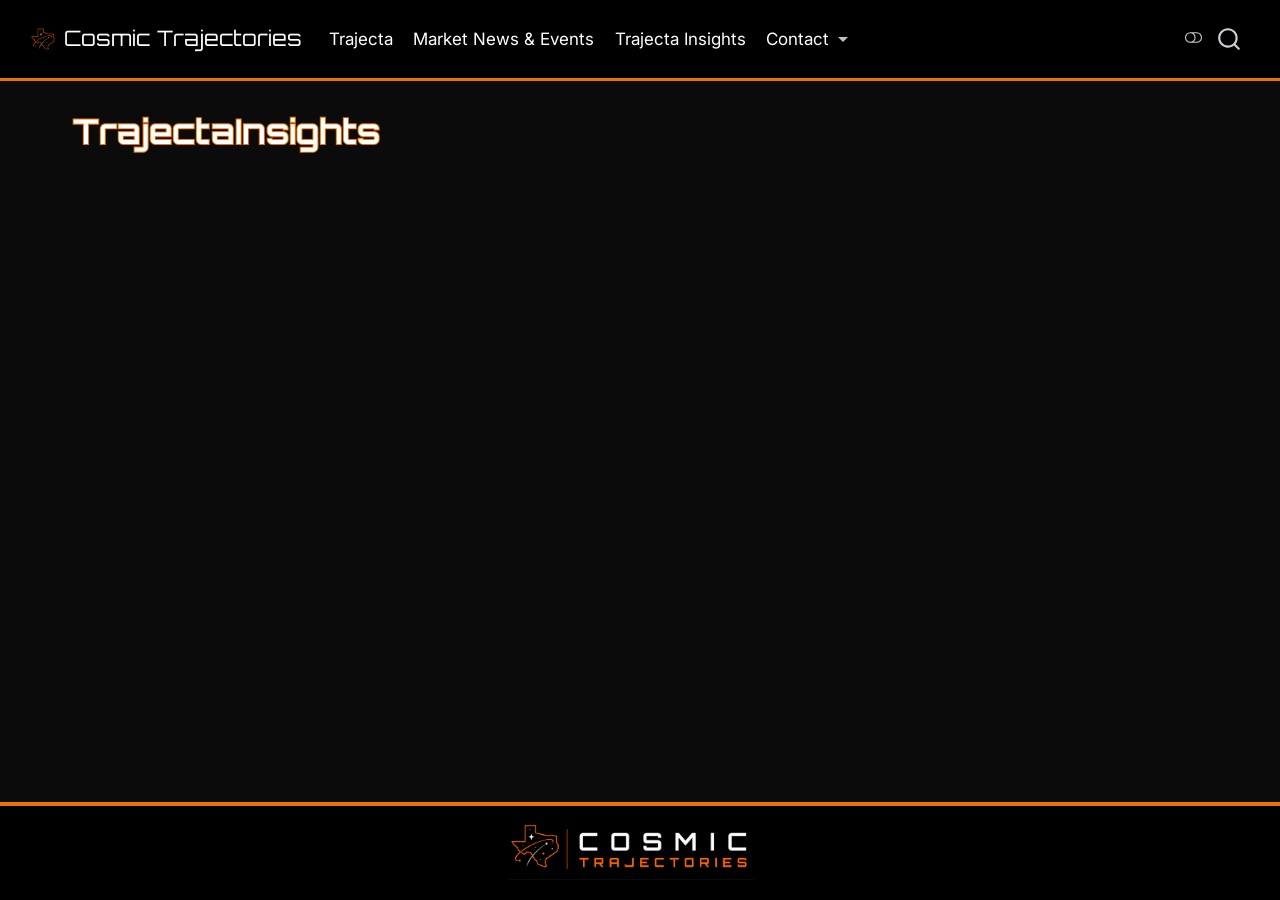
<file: docs/TrajectaInsights.html>
<!DOCTYPE html>
<html xmlns="http://www.w3.org/1999/xhtml" lang="en" xml:lang="en"><head>

<meta charset="utf-8">
<meta name="generator" content="quarto-1.9.17">

<meta name="viewport" content="width=device-width, initial-scale=1.0, user-scalable=yes">


<title>TrajectaInsights – Cosmic Trajectories</title>
<style>
/* Default styles provided by pandoc.
** See https://pandoc.org/MANUAL.html#variables-for-html for config info.
*/
code{white-space: pre-wrap;}
span.smallcaps{font-variant: small-caps;}
div.columns{display: flex; gap: min(4vw, 1.5em);}
div.column{flex: auto; overflow-x: auto;}
div.hanging-indent{margin-left: 1.5em; text-indent: -1.5em;}
ul.task-list{list-style: none;}
ul.task-list li input[type="checkbox"] {
  width: 0.8em;
  margin: 0 0.8em 0.2em -1em; /* quarto-specific, see https://github.com/quarto-dev/quarto-cli/issues/4556 */ 
  vertical-align: middle;
}
</style>


<script src="site_libs/quarto-nav/quarto-nav.js"></script>
<script src="site_libs/quarto-nav/headroom.min.js"></script>
<script src="site_libs/clipboard/clipboard.min.js"></script>
<script src="site_libs/quarto-search/autocomplete.umd.js"></script>
<script src="site_libs/quarto-search/fuse.min.js"></script>
<script src="site_libs/quarto-search/quarto-search.js"></script>
<meta name="quarto:offset" content="./">
<script src="site_libs/quarto-html/quarto.js" type="module"></script>
<script src="site_libs/quarto-html/tabsets/tabsets.js" type="module"></script>
<script src="site_libs/quarto-html/axe/axe-check.js" type="module"></script>
<script src="site_libs/quarto-html/popper.min.js"></script>
<script src="site_libs/quarto-html/tippy.umd.min.js"></script>
<script src="site_libs/quarto-html/anchor.min.js"></script>
<link href="site_libs/quarto-html/tippy.css" rel="stylesheet">
<link href="site_libs/quarto-html/quarto-syntax-highlighting-ce4278342a015d016477ed09bce942c5.css" rel="stylesheet" class="quarto-color-scheme" id="quarto-text-highlighting-styles">
<link href="site_libs/quarto-html/quarto-syntax-highlighting-dark-dcd9e8c573452b099f942d625f6f4e16.css" rel="stylesheet" class="quarto-color-scheme quarto-color-alternate" id="quarto-text-highlighting-styles">
<link href="site_libs/quarto-html/quarto-syntax-highlighting-ce4278342a015d016477ed09bce942c5.css" rel="stylesheet" class="quarto-color-scheme-extra" id="quarto-text-highlighting-styles">
<script src="site_libs/bootstrap/bootstrap.min.js"></script>
<link href="site_libs/bootstrap/bootstrap-icons.css" rel="stylesheet">
<link href="site_libs/bootstrap/bootstrap-33e4f84bf718c4390454b57d9e138a56.min.css" rel="stylesheet" append-hash="true" class="quarto-color-scheme" id="quarto-bootstrap" data-mode="light">
<link href="site_libs/bootstrap/bootstrap-dark-35778dd2ed83aa9e0ee2435734a657a7.min.css" rel="stylesheet" append-hash="true" class="quarto-color-scheme quarto-color-alternate" id="quarto-bootstrap" data-mode="dark">
<link href="site_libs/bootstrap/bootstrap-33e4f84bf718c4390454b57d9e138a56.min.css" rel="stylesheet" append-hash="true" class="quarto-color-scheme-extra" id="quarto-bootstrap" data-mode="light">
<script id="quarto-search-options" type="application/json">{
  "location": "navbar",
  "copy-button": false,
  "collapse-after": 3,
  "panel-placement": "end",
  "type": "overlay",
  "limit": 50,
  "keyboard-shortcut": [
    "f",
    "/",
    "s"
  ],
  "show-item-context": false,
  "language": {
    "search-no-results-text": "No results",
    "search-matching-documents-text": "matching documents",
    "search-copy-link-title": "Copy link to search",
    "search-hide-matches-text": "Hide additional matches",
    "search-more-match-text": "more match in this document",
    "search-more-matches-text": "more matches in this document",
    "search-clear-button-title": "Clear",
    "search-text-placeholder": "",
    "search-detached-cancel-button-title": "Cancel",
    "search-submit-button-title": "Submit",
    "search-label": "Search"
  }
}</script>


<link rel="stylesheet" href="styles.css">
</head>

<body class="nav-fixed quarto-light"><script id="quarto-html-before-body" type="application/javascript">
    const toggleBodyColorMode = (bsSheetEl) => {
      const mode = bsSheetEl.getAttribute("data-mode");
      const bodyEl = window.document.querySelector("body");
      if (mode === "dark") {
        bodyEl.classList.add("quarto-dark");
        bodyEl.classList.remove("quarto-light");
      } else {
        bodyEl.classList.add("quarto-light");
        bodyEl.classList.remove("quarto-dark");
      }
    }
    const toggleBodyColorPrimary = () => {
      const bsSheetEl = window.document.querySelector("link#quarto-bootstrap:not([rel=disabled-stylesheet])");
      if (bsSheetEl) {
        toggleBodyColorMode(bsSheetEl);
      }
    }
    const setColorSchemeToggle = (alternate) => {
      const toggles = window.document.querySelectorAll('.quarto-color-scheme-toggle');
      for (let i=0; i < toggles.length; i++) {
        const toggle = toggles[i];
        if (toggle) {
          if (alternate) {
            toggle.classList.add("alternate");
          } else {
            toggle.classList.remove("alternate");
          }
        }
      }
    };
    const toggleColorMode = (alternate) => {
      // Switch the stylesheets
      const primaryStylesheets = window.document.querySelectorAll('link.quarto-color-scheme:not(.quarto-color-alternate)');
      const alternateStylesheets = window.document.querySelectorAll('link.quarto-color-scheme.quarto-color-alternate');
      manageTransitions('#quarto-margin-sidebar .nav-link', false);
      if (alternate) {
        // note: dark is layered on light, we don't disable primary!
        enableStylesheet(alternateStylesheets);
        for (const sheetNode of alternateStylesheets) {
          if (sheetNode.id === "quarto-bootstrap") {
            toggleBodyColorMode(sheetNode);
          }
        }
      } else {
        disableStylesheet(alternateStylesheets);
        enableStylesheet(primaryStylesheets)
        toggleBodyColorPrimary();
      }
      manageTransitions('#quarto-margin-sidebar .nav-link', true);
      // Switch the toggles
      setColorSchemeToggle(alternate)
      // Hack to workaround the fact that safari doesn't
      // properly recolor the scrollbar when toggling (#1455)
      if (navigator.userAgent.indexOf('Safari') > 0 && navigator.userAgent.indexOf('Chrome') == -1) {
        manageTransitions("body", false);
        window.scrollTo(0, 1);
        setTimeout(() => {
          window.scrollTo(0, 0);
          manageTransitions("body", true);
        }, 40);
      }
    }
    const disableStylesheet = (stylesheets) => {
      for (let i=0; i < stylesheets.length; i++) {
        const stylesheet = stylesheets[i];
        stylesheet.rel = 'disabled-stylesheet';
      }
    }
    const enableStylesheet = (stylesheets) => {
      for (let i=0; i < stylesheets.length; i++) {
        const stylesheet = stylesheets[i];
        if(stylesheet.rel !== 'stylesheet') { // for Chrome, which will still FOUC without this check
          stylesheet.rel = 'stylesheet';
        }
      }
    }
    const manageTransitions = (selector, allowTransitions) => {
      const els = window.document.querySelectorAll(selector);
      for (let i=0; i < els.length; i++) {
        const el = els[i];
        if (allowTransitions) {
          el.classList.remove('notransition');
        } else {
          el.classList.add('notransition');
        }
      }
    }
    const isFileUrl = () => {
      return window.location.protocol === 'file:';
    }
    const hasAlternateSentinel = () => {
      let styleSentinel = getColorSchemeSentinel();
      if (styleSentinel !== null) {
        return styleSentinel === "alternate";
      } else {
        return false;
      }
    }
    const setStyleSentinel = (alternate) => {
      const value = alternate ? "alternate" : "default";
      if (!isFileUrl()) {
        window.localStorage.setItem("quarto-color-scheme", value);
      } else {
        localAlternateSentinel = value;
      }
    }
    const getColorSchemeSentinel = () => {
      if (!isFileUrl()) {
        const storageValue = window.localStorage.getItem("quarto-color-scheme");
        return storageValue != null ? storageValue : localAlternateSentinel;
      } else {
        return localAlternateSentinel;
      }
    }
    const toggleGiscusIfUsed = (isAlternate, darkModeDefault) => {
      const baseTheme = document.querySelector('#giscus-base-theme')?.value ?? 'light';
      const alternateTheme = document.querySelector('#giscus-alt-theme')?.value ?? 'dark';
      let newTheme = '';
      if(authorPrefersDark) {
        newTheme = isAlternate ? baseTheme : alternateTheme;
      } else {
        newTheme = isAlternate ? alternateTheme : baseTheme;
      }
      const changeGiscusTheme = () => {
        // From: https://github.com/giscus/giscus/issues/336
        const sendMessage = (message) => {
          const iframe = document.querySelector('iframe.giscus-frame');
          if (!iframe) return;
          iframe.contentWindow.postMessage({ giscus: message }, 'https://giscus.app');
        }
        sendMessage({
          setConfig: {
            theme: newTheme
          }
        });
      }
      const isGiscussLoaded = window.document.querySelector('iframe.giscus-frame') !== null;
      if (isGiscussLoaded) {
        changeGiscusTheme();
      }
    };
    const authorPrefersDark = false;
    const darkModeDefault = authorPrefersDark;
      document.querySelector('link#quarto-text-highlighting-styles.quarto-color-scheme-extra').rel = 'disabled-stylesheet';
      document.querySelector('link#quarto-bootstrap.quarto-color-scheme-extra').rel = 'disabled-stylesheet';
    let localAlternateSentinel = darkModeDefault ? 'alternate' : 'default';
    // Dark / light mode switch
    window.quartoToggleColorScheme = () => {
      // Read the current dark / light value
      let toAlternate = !hasAlternateSentinel();
      toggleColorMode(toAlternate);
      setStyleSentinel(toAlternate);
      toggleGiscusIfUsed(toAlternate, darkModeDefault);
      window.dispatchEvent(new Event('resize'));
    };
    // Switch to dark mode if need be
    if (hasAlternateSentinel()) {
      toggleColorMode(true);
    } else {
      toggleColorMode(false);
    }
  </script>

<div id="quarto-search-results"></div>
  <header id="quarto-header" class="headroom fixed-top">
    <nav class="navbar navbar-expand-lg " data-bs-theme="dark">
      <div class="navbar-container container-fluid">
      <div class="navbar-brand-container mx-auto">
    <a href="./index.html" class="navbar-brand navbar-brand-logo">
    <img src="./Logos/ct_logo.png" alt="Cosmic Trajectories" class="navbar-logo light-content">
    <img src="./Logos/ct_logo.png" alt="Cosmic Trajectories" class="navbar-logo dark-content">
    </a>
    <a class="navbar-brand" href="./index.html">
    <span class="navbar-title">Cosmic Trajectories</span>
    </a>
  </div>
            <div id="quarto-search" class="" title="Search"></div>
          <button class="navbar-toggler" type="button" data-bs-toggle="collapse" data-bs-target="#navbarCollapse" aria-controls="navbarCollapse" role="menu" aria-expanded="false" aria-label="Toggle navigation" onclick="if (window.quartoToggleHeadroom) { window.quartoToggleHeadroom(); }">
  <span class="navbar-toggler-icon"></span>
</button>
          <div class="collapse navbar-collapse" id="navbarCollapse">
            <ul class="navbar-nav navbar-nav-scroll me-auto">
  <li class="nav-item">
    <a class="nav-link" href="./Trajecta.html"> 
<span class="menu-text">Trajecta</span></a>
  </li>  
  <li class="nav-item">
    <a class="nav-link" href="./MarketNews.html"> 
<span class="menu-text">Market News &amp; Events</span></a>
  </li>  
  <li class="nav-item">
    <a class="nav-link active" href="./TrajectaInsights.html" aria-current="page"> 
<span class="menu-text">Trajecta Insights</span></a>
  </li>  
  <li class="nav-item dropdown ">
    <a class="nav-link dropdown-toggle" href="#" id="nav-menu-contact" role="link" data-bs-toggle="dropdown" aria-expanded="false">
 <span class="menu-text">Contact</span>
    </a>
    <ul class="dropdown-menu" aria-labelledby="nav-menu-contact">    
        <li>
    <a class="dropdown-item" href="./AboutPage.html">
 <span class="dropdown-text">About</span></a>
  </li>  
        <li>
    <a class="dropdown-item" href="./ContactPage.html">
 <span class="dropdown-text">Contact</span></a>
  </li>  
    </ul>
  </li>
</ul>
          </div> <!-- /navcollapse -->
            <div class="quarto-navbar-tools">
  <a href="" class="quarto-color-scheme-toggle quarto-navigation-tool  px-1" onclick="window.quartoToggleColorScheme(); return false;" title="Toggle dark mode"><i class="bi"></i></a>
</div>
      </div> <!-- /container-fluid -->
    </nav>
</header>
<!-- content -->
<div id="quarto-content" class="quarto-container page-columns page-rows-contents page-layout-full page-navbar">
<!-- sidebar -->
<!-- margin-sidebar -->
    
<!-- main -->
<main class="content column-page" id="quarto-document-content">


<header id="title-block-header" class="quarto-title-block default">
<div class="quarto-title">
<h1 class="title">TrajectaInsights</h1>
</div>



<div class="quarto-title-meta column-page">

    
  
    
  </div>
  


</header>





</main> <!-- /main -->


<footer class="custom-footer">

  <div class="custom-footer-inner">

    <img src="Logos/ct_banner.png" class="footer-logo">

  </div>

</footer>
<script id="quarto-html-after-body" type="application/javascript">
  window.document.addEventListener("DOMContentLoaded", function (event) {
    // Ensure there is a toggle, if there isn't float one in the top right
    if (window.document.querySelector('.quarto-color-scheme-toggle') === null) {
      const a = window.document.createElement('a');
      a.classList.add('top-right');
      a.classList.add('quarto-color-scheme-toggle');
      a.href = "";
      a.onclick = function() { try { window.quartoToggleColorScheme(); } catch {} return false; };
      const i = window.document.createElement("i");
      i.classList.add('bi');
      a.appendChild(i);
      window.document.body.appendChild(a);
    }
    setColorSchemeToggle(hasAlternateSentinel())
    const icon = "";
    const anchorJS = new window.AnchorJS();
    anchorJS.options = {
      placement: 'right',
      icon: icon
    };
    anchorJS.add('.anchored');
    const isCodeAnnotation = (el) => {
      for (const clz of el.classList) {
        if (clz.startsWith('code-annotation-')) {                     
          return true;
        }
      }
      return false;
    }
    const onCopySuccess = function(e) {
      // button target
      const button = e.trigger;
      // don't keep focus
      button.blur();
      // flash "checked"
      button.classList.add('code-copy-button-checked');
      var currentTitle = button.getAttribute("title");
      button.setAttribute("title", "Copied!");
      let tooltip;
      if (window.bootstrap) {
        button.setAttribute("data-bs-toggle", "tooltip");
        button.setAttribute("data-bs-placement", "left");
        button.setAttribute("data-bs-title", "Copied!");
        tooltip = new bootstrap.Tooltip(button, 
          { trigger: "manual", 
            customClass: "code-copy-button-tooltip",
            offset: [0, -8]});
        tooltip.show();    
      }
      setTimeout(function() {
        if (tooltip) {
          tooltip.hide();
          button.removeAttribute("data-bs-title");
          button.removeAttribute("data-bs-toggle");
          button.removeAttribute("data-bs-placement");
        }
        button.setAttribute("title", currentTitle);
        button.classList.remove('code-copy-button-checked');
      }, 1000);
      // clear code selection
      e.clearSelection();
    }
    const getTextToCopy = function(trigger) {
      const outerScaffold = trigger.parentElement.cloneNode(true);
      const codeEl = outerScaffold.querySelector('code');
      for (const childEl of codeEl.children) {
        if (isCodeAnnotation(childEl)) {
          childEl.remove();
        }
      }
      return codeEl.innerText;
    }
    const clipboard = new window.ClipboardJS('.code-copy-button:not([data-in-quarto-modal])', {
      text: getTextToCopy
    });
    clipboard.on('success', onCopySuccess);
    if (window.document.getElementById('quarto-embedded-source-code-modal')) {
      const clipboardModal = new window.ClipboardJS('.code-copy-button[data-in-quarto-modal]', {
        text: getTextToCopy,
        container: window.document.getElementById('quarto-embedded-source-code-modal')
      });
      clipboardModal.on('success', onCopySuccess);
    }
      var localhostRegex = new RegExp(/^(?:http|https):\/\/localhost\:?[0-9]*\//);
      var mailtoRegex = new RegExp(/^mailto:/);
        var filterRegex = new RegExp('/' + window.location.host + '/');
      var isInternal = (href) => {
          return filterRegex.test(href) || localhostRegex.test(href) || mailtoRegex.test(href);
      }
      // Inspect non-navigation links and adorn them if external
     var links = window.document.querySelectorAll('a[href]:not(.nav-link):not(.navbar-brand):not(.toc-action):not(.sidebar-link):not(.sidebar-item-toggle):not(.pagination-link):not(.no-external):not([aria-hidden]):not(.dropdown-item):not(.quarto-navigation-tool):not(.about-link)');
      for (var i=0; i<links.length; i++) {
        const link = links[i];
        if (!isInternal(link.href)) {
          // undo the damage that might have been done by quarto-nav.js in the case of
          // links that we want to consider external
          if (link.dataset.originalHref !== undefined) {
            link.href = link.dataset.originalHref;
          }
        }
      }
    function tippyHover(el, contentFn, onTriggerFn, onUntriggerFn) {
      const config = {
        allowHTML: true,
        maxWidth: 500,
        delay: 100,
        arrow: false,
        appendTo: function(el) {
            return el.parentElement;
        },
        interactive: true,
        interactiveBorder: 10,
        theme: 'quarto',
        placement: 'bottom-start',
      };
      if (contentFn) {
        config.content = contentFn;
      }
      if (onTriggerFn) {
        config.onTrigger = onTriggerFn;
      }
      if (onUntriggerFn) {
        config.onUntrigger = onUntriggerFn;
      }
      window.tippy(el, config); 
    }
    const noterefs = window.document.querySelectorAll('a[role="doc-noteref"]');
    for (var i=0; i<noterefs.length; i++) {
      const ref = noterefs[i];
      tippyHover(ref, function() {
        // use id or data attribute instead here
        let href = ref.getAttribute('data-footnote-href') || ref.getAttribute('href');
        try { href = new URL(href).hash; } catch {}
        const id = href.replace(/^#\/?/, "");
        const note = window.document.getElementById(id);
        if (note) {
          return note.innerHTML;
        } else {
          return "";
        }
      });
    }
    const xrefs = window.document.querySelectorAll('a.quarto-xref');
    const processXRef = (id, note) => {
      // Strip column container classes
      const stripColumnClz = (el) => {
        el.classList.remove("page-full", "page-columns");
        if (el.children) {
          for (const child of el.children) {
            stripColumnClz(child);
          }
        }
      }
      stripColumnClz(note)
      if (id === null || id.startsWith('sec-')) {
        // Special case sections, only their first couple elements
        const container = document.createElement("div");
        if (note.children && note.children.length > 2) {
          container.appendChild(note.children[0].cloneNode(true));
          for (let i = 1; i < note.children.length; i++) {
            const child = note.children[i];
            if (child.tagName === "P" && child.innerText === "") {
              continue;
            } else {
              container.appendChild(child.cloneNode(true));
              break;
            }
          }
          if (window.Quarto?.typesetMath) {
            window.Quarto.typesetMath(container);
          }
          return container.innerHTML
        } else {
          if (window.Quarto?.typesetMath) {
            window.Quarto.typesetMath(note);
          }
          return note.innerHTML;
        }
      } else {
        // Remove any anchor links if they are present
        const anchorLink = note.querySelector('a.anchorjs-link');
        if (anchorLink) {
          anchorLink.remove();
        }
        if (window.Quarto?.typesetMath) {
          window.Quarto.typesetMath(note);
        }
        if (note.classList.contains("callout")) {
          return note.outerHTML;
        } else {
          return note.innerHTML;
        }
      }
    }
    for (var i=0; i<xrefs.length; i++) {
      const xref = xrefs[i];
      tippyHover(xref, undefined, function(instance) {
        instance.disable();
        let url = xref.getAttribute('href');
        let hash = undefined; 
        if (url.startsWith('#')) {
          hash = url;
        } else {
          try { hash = new URL(url).hash; } catch {}
        }
        if (hash) {
          const id = hash.replace(/^#\/?/, "");
          const note = window.document.getElementById(id);
          if (note !== null) {
            try {
              const html = processXRef(id, note.cloneNode(true));
              instance.setContent(html);
            } finally {
              instance.enable();
              instance.show();
            }
          } else {
            // See if we can fetch this
            fetch(url.split('#')[0])
            .then(res => res.text())
            .then(html => {
              const parser = new DOMParser();
              const htmlDoc = parser.parseFromString(html, "text/html");
              const note = htmlDoc.getElementById(id);
              if (note !== null) {
                const html = processXRef(id, note);
                instance.setContent(html);
              } 
            }).finally(() => {
              instance.enable();
              instance.show();
            });
          }
        } else {
          // See if we can fetch a full url (with no hash to target)
          // This is a special case and we should probably do some content thinning / targeting
          fetch(url)
          .then(res => res.text())
          .then(html => {
            const parser = new DOMParser();
            const htmlDoc = parser.parseFromString(html, "text/html");
            const note = htmlDoc.querySelector('main.content');
            if (note !== null) {
              // This should only happen for chapter cross references
              // (since there is no id in the URL)
              // remove the first header
              if (note.children.length > 0 && note.children[0].tagName === "HEADER") {
                note.children[0].remove();
              }
              const html = processXRef(null, note);
              instance.setContent(html);
            } 
          }).finally(() => {
            instance.enable();
            instance.show();
          });
        }
      }, function(instance) {
      });
    }
        let selectedAnnoteEl;
        const selectorForAnnotation = ( cell, annotation) => {
          let cellAttr = 'data-code-cell="' + cell + '"';
          let lineAttr = 'data-code-annotation="' +  annotation + '"';
          const selector = 'span[' + cellAttr + '][' + lineAttr + ']';
          return selector;
        }
        const selectCodeLines = (annoteEl) => {
          const doc = window.document;
          const targetCell = annoteEl.getAttribute("data-target-cell");
          const targetAnnotation = annoteEl.getAttribute("data-target-annotation");
          const annoteSpan = window.document.querySelector(selectorForAnnotation(targetCell, targetAnnotation));
          const lines = annoteSpan.getAttribute("data-code-lines").split(",");
          const lineIds = lines.map((line) => {
            return targetCell + "-" + line;
          })
          let top = null;
          let height = null;
          let parent = null;
          if (lineIds.length > 0) {
              //compute the position of the single el (top and bottom and make a div)
              const el = window.document.getElementById(lineIds[0]);
              top = el.offsetTop;
              height = el.offsetHeight;
              parent = el.parentElement.parentElement;
            if (lineIds.length > 1) {
              const lastEl = window.document.getElementById(lineIds[lineIds.length - 1]);
              const bottom = lastEl.offsetTop + lastEl.offsetHeight;
              height = bottom - top;
            }
            if (top !== null && height !== null && parent !== null) {
              // cook up a div (if necessary) and position it 
              let div = window.document.getElementById("code-annotation-line-highlight");
              if (div === null) {
                div = window.document.createElement("div");
                div.setAttribute("id", "code-annotation-line-highlight");
                div.style.position = 'absolute';
                parent.appendChild(div);
              }
              div.style.top = top - 2 + "px";
              div.style.height = height + 4 + "px";
              div.style.left = 0;
              let gutterDiv = window.document.getElementById("code-annotation-line-highlight-gutter");
              if (gutterDiv === null) {
                gutterDiv = window.document.createElement("div");
                gutterDiv.setAttribute("id", "code-annotation-line-highlight-gutter");
                gutterDiv.style.position = 'absolute';
                const codeCell = window.document.getElementById(targetCell);
                const gutter = codeCell.querySelector('.code-annotation-gutter');
                gutter.appendChild(gutterDiv);
              }
              gutterDiv.style.top = top - 2 + "px";
              gutterDiv.style.height = height + 4 + "px";
            }
            selectedAnnoteEl = annoteEl;
          }
        };
        const unselectCodeLines = () => {
          const elementsIds = ["code-annotation-line-highlight", "code-annotation-line-highlight-gutter"];
          elementsIds.forEach((elId) => {
            const div = window.document.getElementById(elId);
            if (div) {
              div.remove();
            }
          });
          selectedAnnoteEl = undefined;
        };
          // Handle positioning of the toggle
      window.addEventListener(
        "resize",
        throttle(() => {
          elRect = undefined;
          if (selectedAnnoteEl) {
            selectCodeLines(selectedAnnoteEl);
          }
        }, 10)
      );
      function throttle(fn, ms) {
      let throttle = false;
      let timer;
        return (...args) => {
          if(!throttle) { // first call gets through
              fn.apply(this, args);
              throttle = true;
          } else { // all the others get throttled
              if(timer) clearTimeout(timer); // cancel #2
              timer = setTimeout(() => {
                fn.apply(this, args);
                timer = throttle = false;
              }, ms);
          }
        };
      }
        // Attach click handler to the DT
        const annoteDls = window.document.querySelectorAll('dt[data-target-cell]');
        for (const annoteDlNode of annoteDls) {
          annoteDlNode.addEventListener('click', (event) => {
            const clickedEl = event.target;
            if (clickedEl !== selectedAnnoteEl) {
              unselectCodeLines();
              const activeEl = window.document.querySelector('dt[data-target-cell].code-annotation-active');
              if (activeEl) {
                activeEl.classList.remove('code-annotation-active');
              }
              selectCodeLines(clickedEl);
              clickedEl.classList.add('code-annotation-active');
            } else {
              // Unselect the line
              unselectCodeLines();
              clickedEl.classList.remove('code-annotation-active');
            }
          });
        }
    const findCites = (el) => {
      const parentEl = el.parentElement;
      if (parentEl) {
        const cites = parentEl.dataset.cites;
        if (cites) {
          return {
            el,
            cites: cites.split(' ')
          };
        } else {
          return findCites(el.parentElement)
        }
      } else {
        return undefined;
      }
    };
    var bibliorefs = window.document.querySelectorAll('a[role="doc-biblioref"]');
    for (var i=0; i<bibliorefs.length; i++) {
      const ref = bibliorefs[i];
      const citeInfo = findCites(ref);
      if (citeInfo) {
        tippyHover(citeInfo.el, function() {
          var popup = window.document.createElement('div');
          citeInfo.cites.forEach(function(cite) {
            var citeDiv = window.document.createElement('div');
            citeDiv.classList.add('hanging-indent');
            citeDiv.classList.add('csl-entry');
            var biblioDiv = window.document.getElementById('ref-' + cite);
            if (biblioDiv) {
              citeDiv.innerHTML = biblioDiv.innerHTML;
            }
            popup.appendChild(citeDiv);
          });
          return popup.innerHTML;
        });
      }
    }
  });
  </script>
</div> <!-- /content -->




</body></html>
</file>
<file: docs/site_libs/quarto-html/tippy.css>
.tippy-box[data-animation=fade][data-state=hidden]{opacity:0}[data-tippy-root]{max-width:calc(100vw - 10px)}.tippy-box{position:relative;background-color:#333;color:#fff;border-radius:4px;font-size:14px;line-height:1.4;white-space:normal;outline:0;transition-property:transform,visibility,opacity}.tippy-box[data-placement^=top]>.tippy-arrow{bottom:0}.tippy-box[data-placement^=top]>.tippy-arrow:before{bottom:-7px;left:0;border-width:8px 8px 0;border-top-color:initial;transform-origin:center top}.tippy-box[data-placement^=bottom]>.tippy-arrow{top:0}.tippy-box[data-placement^=bottom]>.tippy-arrow:before{top:-7px;left:0;border-width:0 8px 8px;border-bottom-color:initial;transform-origin:center bottom}.tippy-box[data-placement^=left]>.tippy-arrow{right:0}.tippy-box[data-placement^=left]>.tippy-arrow:before{border-width:8px 0 8px 8px;border-left-color:initial;right:-7px;transform-origin:center left}.tippy-box[data-placement^=right]>.tippy-arrow{left:0}.tippy-box[data-placement^=right]>.tippy-arrow:before{left:-7px;border-width:8px 8px 8px 0;border-right-color:initial;transform-origin:center right}.tippy-box[data-inertia][data-state=visible]{transition-timing-function:cubic-bezier(.54,1.5,.38,1.11)}.tippy-arrow{width:16px;height:16px;color:#333}.tippy-arrow:before{content:"";position:absolute;border-color:transparent;border-style:solid}.tippy-content{position:relative;padding:5px 9px;z-index:1}
</file>
<file: docs/site_libs/quarto-html/quarto-syntax-highlighting-dark-dcd9e8c573452b099f942d625f6f4e16.css>
/* quarto syntax highlight colors */
:root {
  --quarto-hl-al-color: #f07178;
  --quarto-hl-an-color: #d4d0ab;
  --quarto-hl-at-color: #00e0e0;
  --quarto-hl-bn-color: #d4d0ab;
  --quarto-hl-bu-color: #abe338;
  --quarto-hl-ch-color: #abe338;
  --quarto-hl-co-color: #f8f8f2;
  --quarto-hl-cv-color: #ffd700;
  --quarto-hl-cn-color: #ffd700;
  --quarto-hl-cf-color: #ffa07a;
  --quarto-hl-dt-color: #ffa07a;
  --quarto-hl-dv-color: #d4d0ab;
  --quarto-hl-do-color: #f8f8f2;
  --quarto-hl-er-color: #f07178;
  --quarto-hl-ex-color: #00e0e0;
  --quarto-hl-fl-color: #d4d0ab;
  --quarto-hl-fu-color: #ffa07a;
  --quarto-hl-im-color: #abe338;
  --quarto-hl-in-color: #d4d0ab;
  --quarto-hl-kw-color: #ffa07a;
  --quarto-hl-op-color: #ffa07a;
  --quarto-hl-ot-color: #00e0e0;
  --quarto-hl-pp-color: #dcc6e0;
  --quarto-hl-re-color: #00e0e0;
  --quarto-hl-sc-color: #abe338;
  --quarto-hl-ss-color: #abe338;
  --quarto-hl-st-color: #abe338;
  --quarto-hl-va-color: #00e0e0;
  --quarto-hl-vs-color: #abe338;
  --quarto-hl-wa-color: #dcc6e0;
}

/* other quarto variables */
:root {
  --quarto-font-monospace: SFMono-Regular, Menlo, Monaco, Consolas, "Liberation Mono", "Courier New", monospace;
}

/* syntax highlight based on Pandoc's rules */
pre > code.sourceCode > span {
  color: #f8f8f2;
}

code.sourceCode > span {
  color: #f8f8f2;
}

div.sourceCode,
div.sourceCode pre.sourceCode {
  color: #f8f8f2;
}

/* Normal */
code span {
  color: #f8f8f2;
}

/* Alert */
code span.al {
  color: #f07178;
}

/* Annotation */
code span.an {
  color: #d4d0ab;
}

/* Attribute */
code span.at {
  color: #00e0e0;
}

/* BaseN */
code span.bn {
  color: #d4d0ab;
}

/* BuiltIn */
code span.bu {
  color: #abe338;
}

/* ControlFlow */
code span.cf {
  font-weight: bold;
  color: #ffa07a;
}

/* Char */
code span.ch {
  color: #abe338;
}

/* Constant */
code span.cn {
  color: #ffd700;
}

/* Comment */
code span.co {
  font-style: italic;
  color: #f8f8f2;
}

/* CommentVar */
code span.cv {
  color: #ffd700;
}

/* Documentation */
code span.do {
  color: #f8f8f2;
}

/* DataType */
code span.dt {
  color: #ffa07a;
}

/* DecVal */
code span.dv {
  color: #d4d0ab;
}

/* Error */
code span.er {
  color: #f07178;
  text-decoration: underline;
}

/* Extension */
code span.ex {
  font-weight: bold;
  color: #00e0e0;
}

/* Float */
code span.fl {
  color: #d4d0ab;
}

/* Function */
code span.fu {
  color: #ffa07a;
}

/* Import */
code span.im {
  color: #abe338;
}

/* Information */
code span.in {
  color: #d4d0ab;
}

/* Keyword */
code span.kw {
  font-weight: bold;
  color: #ffa07a;
}

/* Operator */
code span.op {
  color: #ffa07a;
}

/* Other */
code span.ot {
  color: #00e0e0;
}

/* Preprocessor */
code span.pp {
  color: #dcc6e0;
}

/* RegionMarker */
code span.re {
  background-color: #f8f8f2;
  color: #00e0e0;
}

/* SpecialChar */
code span.sc {
  color: #abe338;
}

/* SpecialString */
code span.ss {
  color: #abe338;
}

/* String */
code span.st {
  color: #abe338;
}

/* Variable */
code span.va {
  color: #00e0e0;
}

/* VerbatimString */
code span.vs {
  color: #abe338;
}

/* Warning */
code span.wa {
  color: #dcc6e0;
}

.prevent-inlining {
  content: "</";
}

/*# sourceMappingURL=a740c02af5899250fe98ded2847a9c9e.css.map */
</file>
<file: docs/styles.css>
@import url('https://fonts.googleapis.com/css2?family=Orbitron:wght@400;700;900&family=Inter:wght@400;600&display=swap');

body {
  background-color: #0B0B0B;
  color: #FFFFFF;
  font-family: "Inter", sans-serif;
}

h1, h2, h3 {
  font-family: "Orbitron", sans-serif;
  color: #FFFFFF;
  -webkit-text-stroke: 2px #E87500;
  paint-order: stroke fill;
}

a {
  color: #E87500;
}

a:hover {
  color: #5FE0B7;
}

.card {
  background: #111111;
  border: 1px solid #1F1F1F;
  border-left: 3px solid #E87500;
}

.card:hover {
  border-left: 3px solid #5FE0B7;
}

/* ===== Navbar ===== */
.navbar {
  background-color: #000000 !important;
  border-bottom: 3px solid #E87500;
}

/* Brand / site title */
.navbar-brand,
.navbar .navbar-brand {
  color: #FFFFFF !important;
  font-family: "Orbitron", sans-serif;
}

.navbar-brand img {
  height: 36px;
  width: auto;
}

.navbar-brand:hover {
  color: #E87500 !important;
}

/* Nav links */
.navbar-nav .nav-link,
.navbar-nav .nav-item > .nav-link {
  color: #FFFFFF !important;
}

.navbar-nav .nav-link:hover,
.navbar-nav .nav-link:focus,
.navbar-nav .nav-item.active > .nav-link {
  color: #E87500 !important;
}

/* Dropdown menu */
.navbar-nav .dropdown-menu {
  background-color: #000000;
  border: 1px solid #E87500;
}

.navbar-nav .dropdown-item {
  color: #FFFFFF;
}

.navbar-nav .dropdown-item:hover,
.navbar-nav .dropdown-item:focus {
  background-color: #E87500;
  color: #000000;
}

/* Toggle button (mobile hamburger) */
.navbar-toggler {
  border-color: #FFFFFF;
}

.navbar-toggler-icon {
  filter: invert(1);
}

/* Custom Footer*/
.custom-footer {
  background-color: #000000;
  border-top: 4px solid #E87500;
  padding: 20px 0;
  width: 110vw;
  margin-left: calc(50% - 50vw);
}

.custom-footer-inner {
  width: 100%;
  text-align: center;
}

.footer-logo {
  max-height: 60px;
}
</file>
<file: ct_quarto_files/libs/quarto-html/tippy.css>
.tippy-box[data-animation=fade][data-state=hidden]{opacity:0}[data-tippy-root]{max-width:calc(100vw - 10px)}.tippy-box{position:relative;background-color:#333;color:#fff;border-radius:4px;font-size:14px;line-height:1.4;white-space:normal;outline:0;transition-property:transform,visibility,opacity}.tippy-box[data-placement^=top]>.tippy-arrow{bottom:0}.tippy-box[data-placement^=top]>.tippy-arrow:before{bottom:-7px;left:0;border-width:8px 8px 0;border-top-color:initial;transform-origin:center top}.tippy-box[data-placement^=bottom]>.tippy-arrow{top:0}.tippy-box[data-placement^=bottom]>.tippy-arrow:before{top:-7px;left:0;border-width:0 8px 8px;border-bottom-color:initial;transform-origin:center bottom}.tippy-box[data-placement^=left]>.tippy-arrow{right:0}.tippy-box[data-placement^=left]>.tippy-arrow:before{border-width:8px 0 8px 8px;border-left-color:initial;right:-7px;transform-origin:center left}.tippy-box[data-placement^=right]>.tippy-arrow{left:0}.tippy-box[data-placement^=right]>.tippy-arrow:before{left:-7px;border-width:8px 8px 8px 0;border-right-color:initial;transform-origin:center right}.tippy-box[data-inertia][data-state=visible]{transition-timing-function:cubic-bezier(.54,1.5,.38,1.11)}.tippy-arrow{width:16px;height:16px;color:#333}.tippy-arrow:before{content:"";position:absolute;border-color:transparent;border-style:solid}.tippy-content{position:relative;padding:5px 9px;z-index:1}
</file>
<file: ct_quarto_files/libs/quarto-html/quarto-syntax-highlighting-ce4278342a015d016477ed09bce942c5.css>
/* quarto syntax highlight colors */
:root {
  --quarto-hl-ot-color: #003B4F;
  --quarto-hl-at-color: #657422;
  --quarto-hl-ss-color: #20794D;
  --quarto-hl-an-color: #5E5E5E;
  --quarto-hl-fu-color: #4758AB;
  --quarto-hl-st-color: #20794D;
  --quarto-hl-cf-color: #003B4F;
  --quarto-hl-op-color: #5E5E5E;
  --quarto-hl-er-color: #AD0000;
  --quarto-hl-bn-color: #AD0000;
  --quarto-hl-al-color: #AD0000;
  --quarto-hl-va-color: #111111;
  --quarto-hl-bu-color: inherit;
  --quarto-hl-ex-color: inherit;
  --quarto-hl-pp-color: #AD0000;
  --quarto-hl-in-color: #5E5E5E;
  --quarto-hl-vs-color: #20794D;
  --quarto-hl-wa-color: #5E5E5E;
  --quarto-hl-do-color: #5E5E5E;
  --quarto-hl-im-color: #00769E;
  --quarto-hl-ch-color: #20794D;
  --quarto-hl-dt-color: #AD0000;
  --quarto-hl-fl-color: #AD0000;
  --quarto-hl-co-color: #5E5E5E;
  --quarto-hl-cv-color: #5E5E5E;
  --quarto-hl-cn-color: #8f5902;
  --quarto-hl-sc-color: #5E5E5E;
  --quarto-hl-dv-color: #AD0000;
  --quarto-hl-kw-color: #003B4F;
}

/* other quarto variables */
:root {
  --quarto-font-monospace: SFMono-Regular, Menlo, Monaco, Consolas, "Liberation Mono", "Courier New", monospace;
}

/* syntax highlight based on Pandoc's rules */
pre > code.sourceCode > span {
  color: #003B4F;
}

code.sourceCode > span {
  color: #003B4F;
}

div.sourceCode,
div.sourceCode pre.sourceCode {
  color: #003B4F;
}

/* Normal */
code span {
  color: #003B4F;
}

/* Alert */
code span.al {
  color: #AD0000;
  font-style: inherit;
}

/* Annotation */
code span.an {
  color: #5E5E5E;
  font-style: inherit;
}

/* Attribute */
code span.at {
  color: #657422;
  font-style: inherit;
}

/* BaseN */
code span.bn {
  color: #AD0000;
  font-style: inherit;
}

/* BuiltIn */
code span.bu {
  font-style: inherit;
}

/* ControlFlow */
code span.cf {
  color: #003B4F;
  font-weight: bold;
  font-style: inherit;
}

/* Char */
code span.ch {
  color: #20794D;
  font-style: inherit;
}

/* Constant */
code span.cn {
  color: #8f5902;
  font-style: inherit;
}

/* Comment */
code span.co {
  color: #5E5E5E;
  font-style: inherit;
}

/* CommentVar */
code span.cv {
  color: #5E5E5E;
  font-style: italic;
}

/* Documentation */
code span.do {
  color: #5E5E5E;
  font-style: italic;
}

/* DataType */
code span.dt {
  color: #AD0000;
  font-style: inherit;
}

/* DecVal */
code span.dv {
  color: #AD0000;
  font-style: inherit;
}

/* Error */
code span.er {
  color: #AD0000;
  font-style: inherit;
}

/* Extension */
code span.ex {
  font-style: inherit;
}

/* Float */
code span.fl {
  color: #AD0000;
  font-style: inherit;
}

/* Function */
code span.fu {
  color: #4758AB;
  font-style: inherit;
}

/* Import */
code span.im {
  color: #00769E;
  font-style: inherit;
}

/* Information */
code span.in {
  color: #5E5E5E;
  font-style: inherit;
}

/* Keyword */
code span.kw {
  color: #003B4F;
  font-weight: bold;
  font-style: inherit;
}

/* Operator */
code span.op {
  color: #5E5E5E;
  font-style: inherit;
}

/* Other */
code span.ot {
  color: #003B4F;
  font-style: inherit;
}

/* Preprocessor */
code span.pp {
  color: #AD0000;
  font-style: inherit;
}

/* SpecialChar */
code span.sc {
  color: #5E5E5E;
  font-style: inherit;
}

/* SpecialString */
code span.ss {
  color: #20794D;
  font-style: inherit;
}

/* String */
code span.st {
  color: #20794D;
  font-style: inherit;
}

/* Variable */
code span.va {
  color: #111111;
  font-style: inherit;
}

/* VerbatimString */
code span.vs {
  color: #20794D;
  font-style: inherit;
}

/* Warning */
code span.wa {
  color: #5E5E5E;
  font-style: italic;
}

.prevent-inlining {
  content: "</";
}

/*# sourceMappingURL=50da67a514f398800c3e9dce52cf71c5.css.map */
</file>
<file: ct_quarto_files/libs/quarto-html/quarto-syntax-highlighting-dark-dcd9e8c573452b099f942d625f6f4e16.css>
/* quarto syntax highlight colors */
:root {
  --quarto-hl-al-color: #f07178;
  --quarto-hl-an-color: #d4d0ab;
  --quarto-hl-at-color: #00e0e0;
  --quarto-hl-bn-color: #d4d0ab;
  --quarto-hl-bu-color: #abe338;
  --quarto-hl-ch-color: #abe338;
  --quarto-hl-co-color: #f8f8f2;
  --quarto-hl-cv-color: #ffd700;
  --quarto-hl-cn-color: #ffd700;
  --quarto-hl-cf-color: #ffa07a;
  --quarto-hl-dt-color: #ffa07a;
  --quarto-hl-dv-color: #d4d0ab;
  --quarto-hl-do-color: #f8f8f2;
  --quarto-hl-er-color: #f07178;
  --quarto-hl-ex-color: #00e0e0;
  --quarto-hl-fl-color: #d4d0ab;
  --quarto-hl-fu-color: #ffa07a;
  --quarto-hl-im-color: #abe338;
  --quarto-hl-in-color: #d4d0ab;
  --quarto-hl-kw-color: #ffa07a;
  --quarto-hl-op-color: #ffa07a;
  --quarto-hl-ot-color: #00e0e0;
  --quarto-hl-pp-color: #dcc6e0;
  --quarto-hl-re-color: #00e0e0;
  --quarto-hl-sc-color: #abe338;
  --quarto-hl-ss-color: #abe338;
  --quarto-hl-st-color: #abe338;
  --quarto-hl-va-color: #00e0e0;
  --quarto-hl-vs-color: #abe338;
  --quarto-hl-wa-color: #dcc6e0;
}

/* other quarto variables */
:root {
  --quarto-font-monospace: SFMono-Regular, Menlo, Monaco, Consolas, "Liberation Mono", "Courier New", monospace;
}

/* syntax highlight based on Pandoc's rules */
pre > code.sourceCode > span {
  color: #f8f8f2;
}

code.sourceCode > span {
  color: #f8f8f2;
}

div.sourceCode,
div.sourceCode pre.sourceCode {
  color: #f8f8f2;
}

/* Normal */
code span {
  color: #f8f8f2;
}

/* Alert */
code span.al {
  color: #f07178;
}

/* Annotation */
code span.an {
  color: #d4d0ab;
}

/* Attribute */
code span.at {
  color: #00e0e0;
}

/* BaseN */
code span.bn {
  color: #d4d0ab;
}

/* BuiltIn */
code span.bu {
  color: #abe338;
}

/* ControlFlow */
code span.cf {
  font-weight: bold;
  color: #ffa07a;
}

/* Char */
code span.ch {
  color: #abe338;
}

/* Constant */
code span.cn {
  color: #ffd700;
}

/* Comment */
code span.co {
  font-style: italic;
  color: #f8f8f2;
}

/* CommentVar */
code span.cv {
  color: #ffd700;
}

/* Documentation */
code span.do {
  color: #f8f8f2;
}

/* DataType */
code span.dt {
  color: #ffa07a;
}

/* DecVal */
code span.dv {
  color: #d4d0ab;
}

/* Error */
code span.er {
  color: #f07178;
  text-decoration: underline;
}

/* Extension */
code span.ex {
  font-weight: bold;
  color: #00e0e0;
}

/* Float */
code span.fl {
  color: #d4d0ab;
}

/* Function */
code span.fu {
  color: #ffa07a;
}

/* Import */
code span.im {
  color: #abe338;
}

/* Information */
code span.in {
  color: #d4d0ab;
}

/* Keyword */
code span.kw {
  font-weight: bold;
  color: #ffa07a;
}

/* Operator */
code span.op {
  color: #ffa07a;
}

/* Other */
code span.ot {
  color: #00e0e0;
}

/* Preprocessor */
code span.pp {
  color: #dcc6e0;
}

/* RegionMarker */
code span.re {
  background-color: #f8f8f2;
  color: #00e0e0;
}

/* SpecialChar */
code span.sc {
  color: #abe338;
}

/* SpecialString */
code span.ss {
  color: #abe338;
}

/* String */
code span.st {
  color: #abe338;
}

/* Variable */
code span.va {
  color: #00e0e0;
}

/* VerbatimString */
code span.vs {
  color: #abe338;
}

/* Warning */
code span.wa {
  color: #dcc6e0;
}

.prevent-inlining {
  content: "</";
}

/*# sourceMappingURL=a740c02af5899250fe98ded2847a9c9e.css.map */
</file>
<file: styles.css>
@import url('https://fonts.googleapis.com/css2?family=Orbitron:wght@400;700;900&family=Inter:wght@400;600&display=swap');

body {
  background-color: #0B0B0B;
  color: #FFFFFF;
  font-family: "Inter", sans-serif;
}

h1, h2, h3 {
  font-family: "Orbitron", sans-serif;
  color: #FFFFFF;
  -webkit-text-stroke: 2px #E87500;
  paint-order: stroke fill;
}

a {
  color: #E87500;
}

a:hover {
  color: #5FE0B7;
}

.card {
  background: #111111;
  border: 1px solid #1F1F1F;
  border-left: 3px solid #E87500;
}

.card:hover {
  border-left: 3px solid #5FE0B7;
}

/* ===== Navbar ===== */
.navbar {
  background-color: #000000 !important;
  border-bottom: 3px solid #E87500;
}

/* Brand / site title */
.navbar-brand,
.navbar .navbar-brand {
  color: #FFFFFF !important;
  font-family: "Orbitron", sans-serif;
}

.navbar-brand img {
  height: 36px;
  width: auto;
}

.navbar-brand:hover {
  color: #E87500 !important;
}

/* Nav links */
.navbar-nav .nav-link,
.navbar-nav .nav-item > .nav-link {
  color: #FFFFFF !important;
}

.navbar-nav .nav-link:hover,
.navbar-nav .nav-link:focus,
.navbar-nav .nav-item.active > .nav-link {
  color: #E87500 !important;
}

/* Dropdown menu */
.navbar-nav .dropdown-menu {
  background-color: #000000;
  border: 1px solid #E87500;
}

.navbar-nav .dropdown-item {
  color: #FFFFFF;
}

.navbar-nav .dropdown-item:hover,
.navbar-nav .dropdown-item:focus {
  background-color: #E87500;
  color: #000000;
}

/* Toggle button (mobile hamburger) */
.navbar-toggler {
  border-color: #FFFFFF;
}

.navbar-toggler-icon {
  filter: invert(1);
}

/* Custom Footer*/
.custom-footer {
  background-color: #000000;
  border-top: 4px solid #E87500;
  padding: 20px 0;
  width: 110vw;
  margin-left: calc(50% - 50vw);
}

.custom-footer-inner {
  width: 100%;
  text-align: center;
}

.footer-logo {
  max-height: 60px;
}
</file>
<file: docs/site_libs/quarto-html/quarto-syntax-highlighting-ce4278342a015d016477ed09bce942c5.css>
/* quarto syntax highlight colors */
:root {
  --quarto-hl-ot-color: #003B4F;
  --quarto-hl-at-color: #657422;
  --quarto-hl-ss-color: #20794D;
  --quarto-hl-an-color: #5E5E5E;
  --quarto-hl-fu-color: #4758AB;
  --quarto-hl-st-color: #20794D;
  --quarto-hl-cf-color: #003B4F;
  --quarto-hl-op-color: #5E5E5E;
  --quarto-hl-er-color: #AD0000;
  --quarto-hl-bn-color: #AD0000;
  --quarto-hl-al-color: #AD0000;
  --quarto-hl-va-color: #111111;
  --quarto-hl-bu-color: inherit;
  --quarto-hl-ex-color: inherit;
  --quarto-hl-pp-color: #AD0000;
  --quarto-hl-in-color: #5E5E5E;
  --quarto-hl-vs-color: #20794D;
  --quarto-hl-wa-color: #5E5E5E;
  --quarto-hl-do-color: #5E5E5E;
  --quarto-hl-im-color: #00769E;
  --quarto-hl-ch-color: #20794D;
  --quarto-hl-dt-color: #AD0000;
  --quarto-hl-fl-color: #AD0000;
  --quarto-hl-co-color: #5E5E5E;
  --quarto-hl-cv-color: #5E5E5E;
  --quarto-hl-cn-color: #8f5902;
  --quarto-hl-sc-color: #5E5E5E;
  --quarto-hl-dv-color: #AD0000;
  --quarto-hl-kw-color: #003B4F;
}

/* other quarto variables */
:root {
  --quarto-font-monospace: SFMono-Regular, Menlo, Monaco, Consolas, "Liberation Mono", "Courier New", monospace;
}

/* syntax highlight based on Pandoc's rules */
pre > code.sourceCode > span {
  color: #003B4F;
}

code.sourceCode > span {
  color: #003B4F;
}

div.sourceCode,
div.sourceCode pre.sourceCode {
  color: #003B4F;
}

/* Normal */
code span {
  color: #003B4F;
}

/* Alert */
code span.al {
  color: #AD0000;
  font-style: inherit;
}

/* Annotation */
code span.an {
  color: #5E5E5E;
  font-style: inherit;
}

/* Attribute */
code span.at {
  color: #657422;
  font-style: inherit;
}

/* BaseN */
code span.bn {
  color: #AD0000;
  font-style: inherit;
}

/* BuiltIn */
code span.bu {
  font-style: inherit;
}

/* ControlFlow */
code span.cf {
  color: #003B4F;
  font-weight: bold;
  font-style: inherit;
}

/* Char */
code span.ch {
  color: #20794D;
  font-style: inherit;
}

/* Constant */
code span.cn {
  color: #8f5902;
  font-style: inherit;
}

/* Comment */
code span.co {
  color: #5E5E5E;
  font-style: inherit;
}

/* CommentVar */
code span.cv {
  color: #5E5E5E;
  font-style: italic;
}

/* Documentation */
code span.do {
  color: #5E5E5E;
  font-style: italic;
}

/* DataType */
code span.dt {
  color: #AD0000;
  font-style: inherit;
}

/* DecVal */
code span.dv {
  color: #AD0000;
  font-style: inherit;
}

/* Error */
code span.er {
  color: #AD0000;
  font-style: inherit;
}

/* Extension */
code span.ex {
  font-style: inherit;
}

/* Float */
code span.fl {
  color: #AD0000;
  font-style: inherit;
}

/* Function */
code span.fu {
  color: #4758AB;
  font-style: inherit;
}

/* Import */
code span.im {
  color: #00769E;
  font-style: inherit;
}

/* Information */
code span.in {
  color: #5E5E5E;
  font-style: inherit;
}

/* Keyword */
code span.kw {
  color: #003B4F;
  font-weight: bold;
  font-style: inherit;
}

/* Operator */
code span.op {
  color: #5E5E5E;
  font-style: inherit;
}

/* Other */
code span.ot {
  color: #003B4F;
  font-style: inherit;
}

/* Preprocessor */
code span.pp {
  color: #AD0000;
  font-style: inherit;
}

/* SpecialChar */
code span.sc {
  color: #5E5E5E;
  font-style: inherit;
}

/* SpecialString */
code span.ss {
  color: #20794D;
  font-style: inherit;
}

/* String */
code span.st {
  color: #20794D;
  font-style: inherit;
}

/* Variable */
code span.va {
  color: #111111;
  font-style: inherit;
}

/* VerbatimString */
code span.vs {
  color: #20794D;
  font-style: inherit;
}

/* Warning */
code span.wa {
  color: #5E5E5E;
  font-style: italic;
}

.prevent-inlining {
  content: "</";
}

/*# sourceMappingURL=50da67a514f398800c3e9dce52cf71c5.css.map */
</file>
<file: docs/site_libs/htmltools-fill-0.5.9/fill.css>
@layer htmltools {
  .html-fill-container {
    display: flex;
    flex-direction: column;
    /* Prevent the container from expanding vertically or horizontally beyond its
    parent's constraints. */
    min-height: 0;
    min-width: 0;
  }
  .html-fill-container > .html-fill-item {
    /* Fill items can grow and shrink freely within
    available vertical space in fillable container */
    flex: 1 1 auto;
    min-height: 0;
    min-width: 0;
  }
  .html-fill-container > :not(.html-fill-item) {
    /* Prevent shrinking or growing of non-fill items */
    flex: 0 0 auto;
  }
}
</file>
<file: docs/site_libs/plotly-htmlwidgets-css-2.25.2/plotly-htmlwidgets.css>
/*
just here so that plotly works
correctly with ioslides.
see https://github.com/ropensci/plotly/issues/463
*/

slide:not(.current) .plotly.html-widget{
  display: none;
}
</file>
<file: docs/site_libs/crosstalk-1.2.2/css/crosstalk.min.css>
.container-fluid.crosstalk-bscols{margin-left:-30px;margin-right:-30px;white-space:normal}body>.container-fluid.crosstalk-bscols{margin-left:auto;margin-right:auto}.crosstalk-input-checkboxgroup .crosstalk-options-group .crosstalk-options-column{display:inline-block;padding-right:12px;vertical-align:top}@media only screen and (max-width: 480px){.crosstalk-input-checkboxgroup .crosstalk-options-group .crosstalk-options-column{display:block;padding-right:inherit}}.crosstalk-input{margin-bottom:15px}.crosstalk-input .control-label{margin-bottom:0;vertical-align:middle}.crosstalk-input input[type="checkbox"]{margin:4px 0 0;margin-top:1px;line-height:normal}.crosstalk-input .checkbox{position:relative;display:block;margin-top:10px;margin-bottom:10px}.crosstalk-input .checkbox>label{padding-left:20px;margin-bottom:0;font-weight:400;cursor:pointer}.crosstalk-input .checkbox input[type="checkbox"],.crosstalk-input .checkbox-inline input[type="checkbox"]{position:absolute;margin-top:2px;margin-left:-20px}.crosstalk-input .checkbox+.checkbox{margin-top:-5px}.crosstalk-input .checkbox-inline{position:relative;display:inline-block;padding-left:20px;margin-bottom:0;font-weight:400;vertical-align:middle;cursor:pointer}.crosstalk-input .checkbox-inline+.checkbox-inline{margin-top:0;margin-left:10px}
</file>
